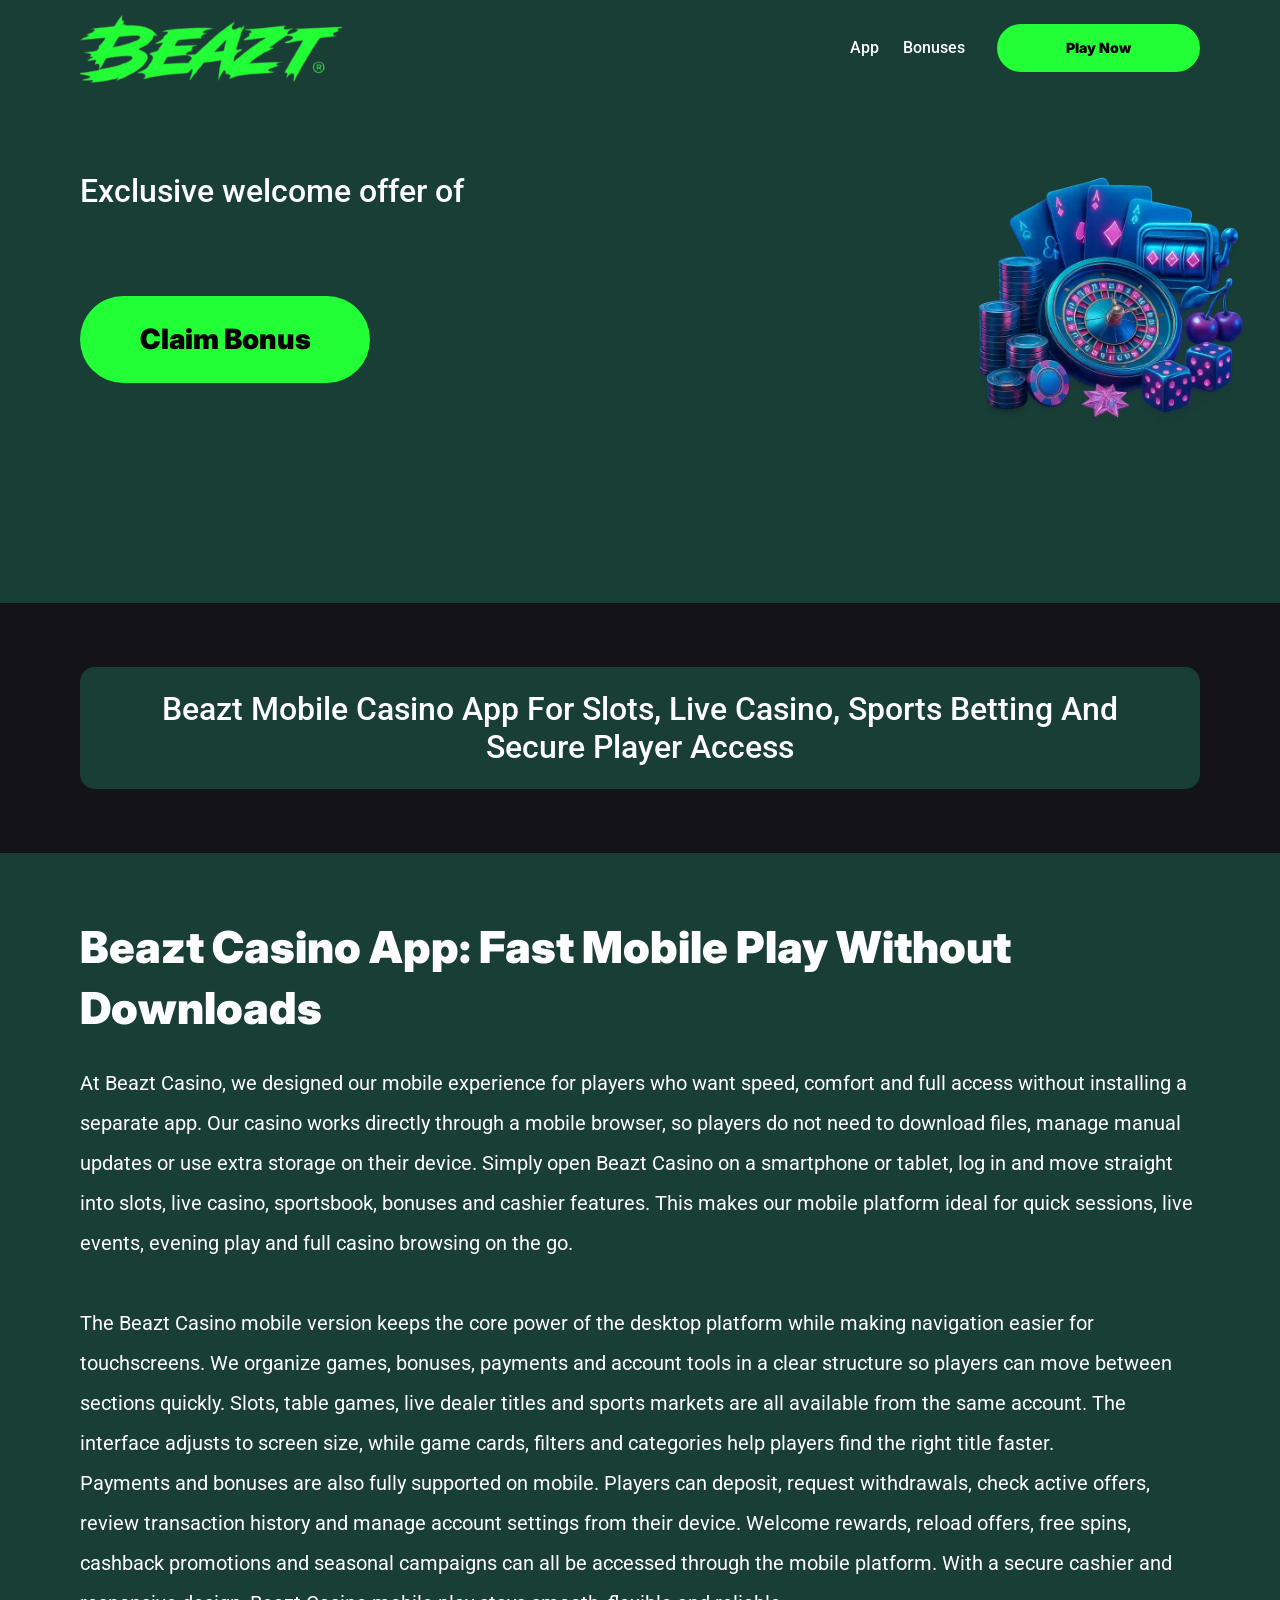
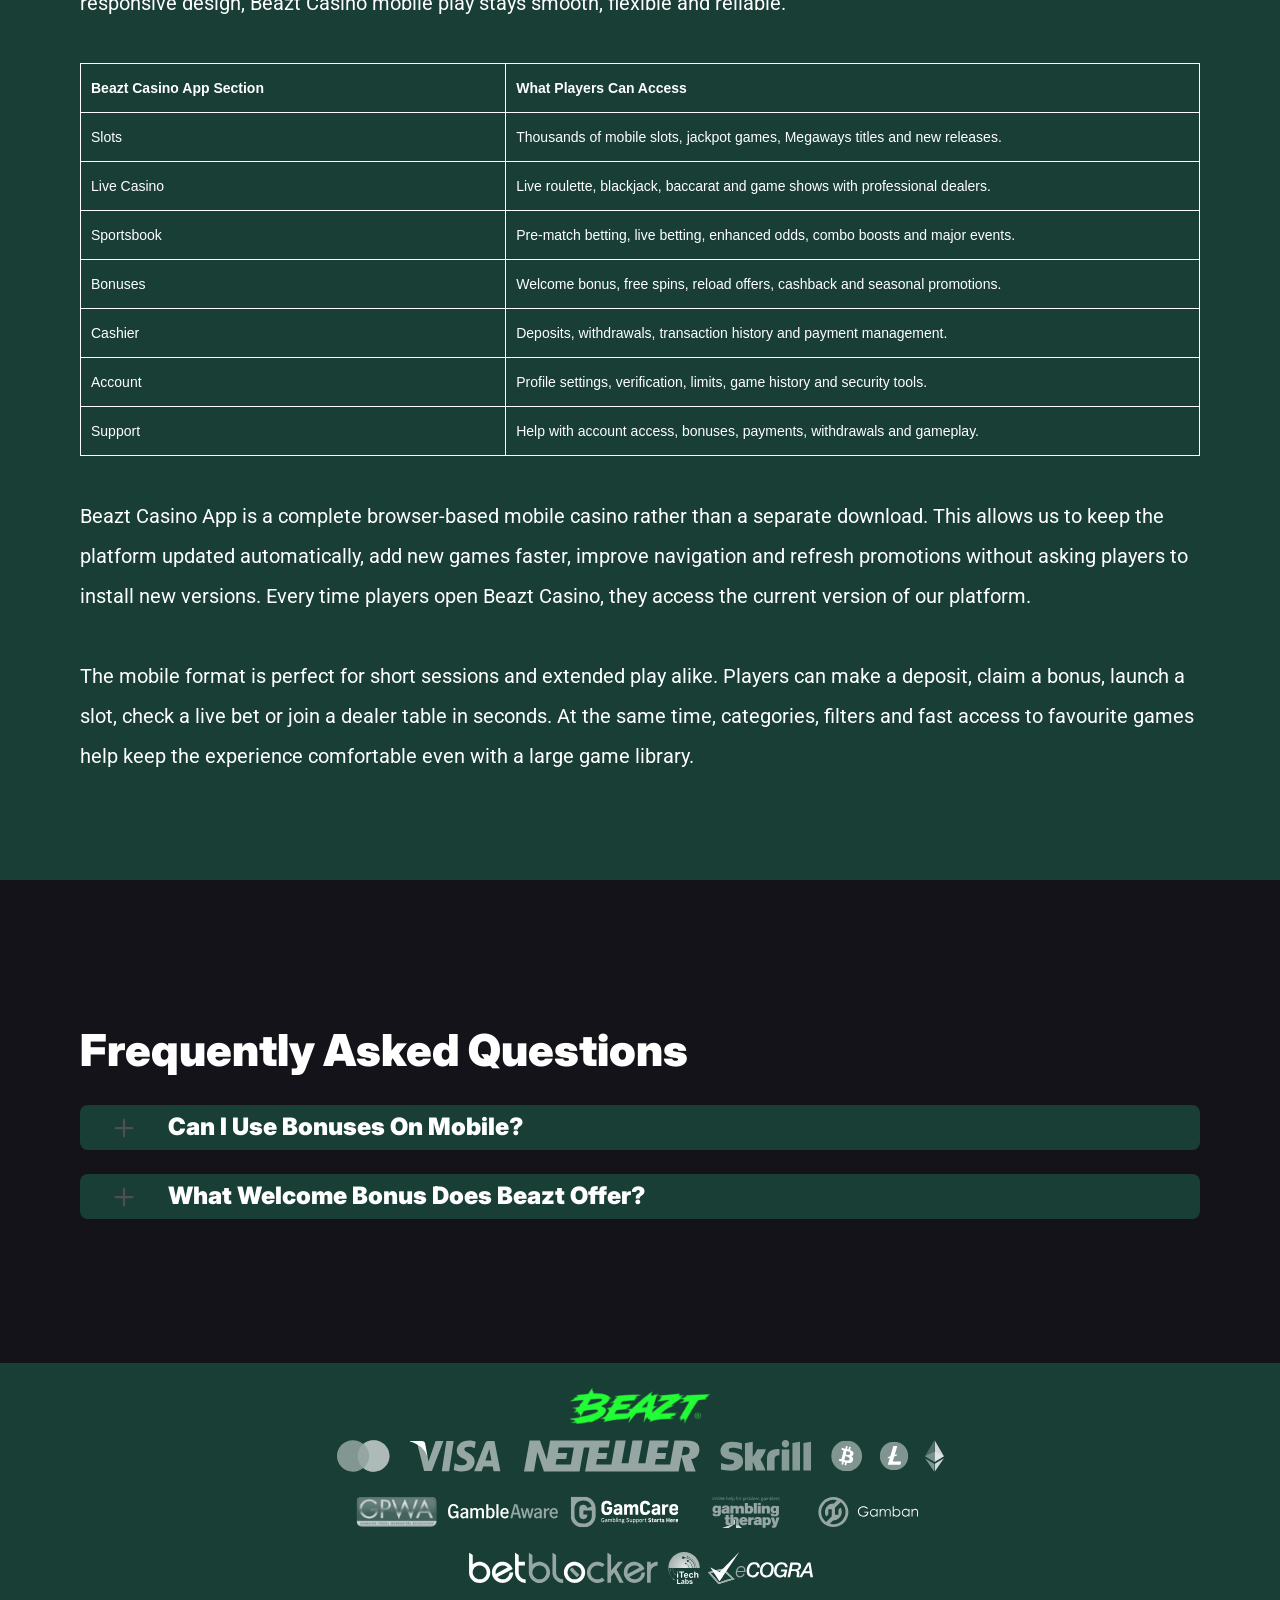
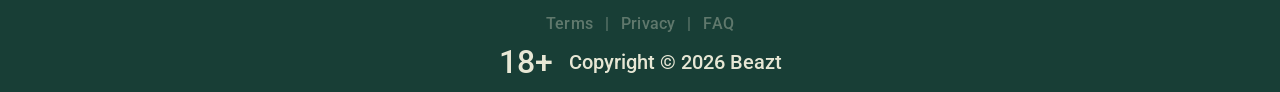
<file: app.html>
<!DOCTYPE html>
<html lang="en">

<head>
    <meta charset="utf-8">

    <script src="./common.js"></script>
    <script src="./pages.js"></script>

    <link rel="manifest" href="./manifest.json">

    <link rel="preconnect" href="https://fonts.googleapis.com" />
    <link rel="preconnect" href="https://fonts.gstatic.com" crossorigin />
    <!-- Google Fonts -->
    <link
            href="https://fonts.googleapis.com/css2?family=Inter:wght@300;400;500;600;700&display=swap"
            rel="stylesheet"
    />
    <!-- Google Fonts -->

    <!-- Google Fonts -->
    <link
            href="https://fonts.googleapis.com/css2?family=Roboto:wght@300;400;500;600;700&display=swap"
            rel="stylesheet"
    />

    <meta name="viewport" content="width=device-width, initial-scale=1, minimum-scale=1, maximum-scale=2">
    <link rel="preload" as="image" href="_assets/images/1781253841-logo.svg" fetchpriority="high">
    <link rel="stylesheet" href="./normalize.css">
    <link rel="stylesheet" href="./index.css">
    <meta name="theme-color" content="">
    <title>Beazt App | Mobile Casino and Sportsbook Experience</title>
    <meta name="description"
          content="Play Beazt on mobile and enjoy slots, live casino games, sports betting, welcome bonuses, cashback rewards, and secure payments.">
    <link rel="canonical" href="https://beazt-online.com/app">
    <meta property="og:title" content="Beazt App | Mobile Casino and Sportsbook Experience">
    <meta property="og:description"
          content="Play Beazt on mobile and enjoy slots, live casino games, sports betting, welcome bonuses, cashback rewards, and secure payments.">
    <meta property="og:url" content="https://beazt-online.com/app">
    <meta property="og:site_name" content="Beazt App | Mobile Casino and Sportsbook Experience">
    <meta property="og:locale" content="en">
    <meta property="og:image" content="_assets/images/1781253833-main.webp">
    <meta property="og:image:width" content="1200">
    <meta property="og:image:height" content="630">
    <meta property="og:type" content="website">
    <meta name="twitter:card" content="summary_large_image">
    <meta name="twitter:site" content="beazt-online.com/app">
    <meta name="twitter:title" content="Beazt App | Mobile Casino and Sportsbook Experience">
    <meta name="twitter:description"
          content="Play Beazt on mobile and enjoy slots, live casino games, sports betting, welcome bonuses, cashback rewards, and secure payments.">
    <meta name="twitter:image" content="_assets/images/1781253833-main.webp">
    <meta name="twitter:image:width" content="1200">
    <meta name="twitter:image:height" content="630">
    <link rel="icon" href="_assets/images/1781253835-favicon.svg" type="image/x-icon" sizes="16x16">
    <meta name="language" content="en">
    <link rel="apple-touch-icon" href="_assets/images/1781253812-favicon.svg" sizes="96x96">
    <link rel="icon" href="_assets/images/1781253812-favicon.svg" type="image/webp" sizes="192x192">

    <link rel="preload" href="_assets/images/1781253863-main.webp" as="image" fetchpriority="high">

</head>

<body>
<svg
        style="display: none"
        xmlns="http://www.w3.org/2000/svg"
        width="1em"
        height="1em"
        viewBox="0 0 256 256"
>
    <symbol id="minus-icon" viewBox="0 0 256 256">
        <path
                fill="#4f4f4f"
                d="M228 128a12 12 0 0 1-12 12H40a12 12 0 0 1 0-24h176a12 12 0 0 1 12 12"
        />
    </symbol>
</svg>

<svg
        style="display: none"
        xmlns="http://www.w3.org/2000/svg"
        width="1em"
        height="1em"
        viewBox="0 0 32 32"
>
    <symbol id="globe-icon" viewBox="0 0 32 32">
        <path
                fill="#22FF36"
                d="M32.032 16c0-8.501-6.677-15.472-15.072-15.969-0.173-0.019-0.346-0.032-0.523-0.032-0.052 0-0.104 0.005-0.156 0.007-0.093-0.002-0.186-0.007-0.281-0.007-8.84 0-16.032 7.178-16.032 16.001s7.192 16.001 16.032 16.001c0.094 0 0.188-0.006 0.281-0.008 0.052 0.002 0.104 0.008 0.156 0.008 0.176 0 0.349-0.012 0.523-0.032 8.395-0.497 15.072-7.468 15.072-15.969zM29.049 21.151c-0.551-0.16-1.935-0.507-4.377-0.794 0.202-1.381 0.313-2.84 0.313-4.357 0-1.196-0.069-2.354-0.197-3.469 3.094-0.37 4.45-0.835 4.54-0.867l-0.372-1.050c0.695 1.659 1.080 3.478 1.080 5.386 0 1.818-0.352 3.555-0.987 5.151zM8.921 16c0-1.119 0.074-2.212 0.21-3.263 1.621 0.127 3.561 0.222 5.839 0.243v6.939c-2.219 0.021-4.114 0.111-5.709 0.234-0.22-1.319-0.34-2.715-0.34-4.154zM16.967 2.132c2.452 0.711 4.552 4.115 5.492 8.628-1.512 0.12-3.332 0.209-5.492 0.229v-8.857zM14.971 2.156v8.832c-2.136-0.021-3.965-0.109-5.502-0.226 0.96-4.457 3.076-7.836 5.502-8.606zM14.971 21.913l0 7.929c-2.263-0.718-4.256-3.705-5.293-7.719 1.492-0.11 3.253-0.189 5.292-0.21zM16.967 29.868l-0-7.955c2.061 0.020 3.814 0.102 5.288 0.217-1.019 4.067-3 7.076-5.288 7.738zM16.967 19.92l0-6.939c2.291-0.021 4.218-0.118 5.818-0.25 0.131 1.053 0.203 2.147 0.203 3.268 0 1.442-0.116 2.84-0.329 4.16-1.575-0.128-3.462-0.219-5.692-0.24zM28.588 9.81c-0.302 0.094-1.564 0.453-4.094 0.751-0.564-2.998-1.584-5.561-2.91-7.412 3.048 1.325 5.535 3.697 7.005 6.661zM11.213 2.831c-1.632 1.873-2.963 4.568-3.691 7.754-2.265-0.245-3.623-0.534-4.166-0.665 1.585-3.27 4.407-5.836 7.856-7.088zM2.614 11.787c0.385 0.104 1.841 0.467 4.549 0.766-0.155 1.107-0.24 2.26-0.24 3.447 0 1.509 0.136 2.96 0.383 4.334-2.325 0.251-3.755 0.552-4.396 0.706-0.607-1.566-0.944-3.264-0.944-5.041 0-1.467 0.228-2.883 0.649-4.213zM3.784 22.886c0.727-0.154 2.029-0.39 3.956-0.591 0.759 2.803 1.993 5.175 3.473 6.874-3.16-1.148-5.79-3.398-7.429-6.282v0zM21.583 28.849c1.195-1.665 2.14-3.907 2.728-6.525 1.982 0.227 3.226 0.494 3.853 0.652-1.5 2.596-3.808 4.669-6.581 5.873z">
        </path>
    </symbol>
</svg>

<svg width="32" height="31" viewBox="0 0 32 31" fill="none" xmlns="http://www.w3.org/2000/svg">
    <symbol id="star-icon" viewBox="0 0 32 31">
        <path d="M10.0431 24.5932L15.8898 21.0667L21.7365 24.6396L20.2052 17.9577L25.3559 13.5031L18.5811 12.8999L15.8898 6.58913L13.1985 12.8535L6.42371 13.4567L11.5744 17.9577L10.0431 24.5932ZM15.8898 25.4285L8.187 30.0687C7.84672 30.2853 7.49096 30.3781 7.11975 30.3471C6.74853 30.3162 6.42371 30.1925 6.1453 29.9759C5.86688 29.7594 5.65034 29.489 5.49566 29.1648C5.34099 28.8406 5.31005 28.4768 5.40286 28.0734L7.44456 19.3034L0.623417 13.4103C0.314068 13.1319 0.121034 12.8145 0.0443157 12.4581C-0.0324028 12.1017 -0.00951111 11.754 0.112991 11.415C0.235493 11.0759 0.421103 10.7975 0.669819 10.5797C0.918536 10.362 1.25882 10.2227 1.69067 10.1621L10.6927 9.37327L14.1729 1.11366C14.3276 0.742438 14.5676 0.464023 14.8931 0.278414C15.2185 0.0928044 15.5507 0 15.8898 0C16.2288 0 16.5611 0.0928044 16.8865 0.278414C17.2119 0.464023 17.452 0.742438 17.6067 1.11366L21.0869 9.37327L30.0889 10.1621C30.522 10.224 30.8623 10.3632 31.1098 10.5797C31.3572 10.7963 31.5428 11.0747 31.6666 11.415C31.7903 11.7553 31.8138 12.1036 31.7371 12.46C31.6604 12.8163 31.4667 13.1331 31.1562 13.4103L24.335 19.3034L26.3767 28.0734C26.4695 28.4756 26.4386 28.8394 26.2839 29.1648C26.1292 29.4902 25.9127 29.7606 25.6343 29.9759C25.3559 30.1912 25.0311 30.315 24.6598 30.3471C24.2886 30.3793 23.9329 30.2865 23.5926 30.0687L15.8898 25.4285Z" fill="#22FF36"/>
    </symbol>
</svg>

<svg
        xmlns="http://www.w3.org/2000/svg"
        width="1em"
        height="1em"
        viewBox="0 0 256 256"
>
    <symbol id="plus-icon" viewBox="0 0 256 256">
        <path
                fill="#4f4f4f"
                d="M228 128a12 12 0 0 1-12 12h-76v76a12 12 0 0 1-24 0v-76H40a12 12 0 0 1 0-24h76V40a12 12 0 0 1 24 0v76h76a12 12 0 0 1 12 12"
        />
    </symbol>
</svg>

<svg
        width="33"
        height="32"
        viewBox="0 0 33 32"
        fill="none"
        xmlns="http://www.w3.org/2000/svg"
>
    <symbol id="play-icon" viewBox="0 0 33 32">
        <path
                d="M16.8334 0.0786133C7.9606 0.0786133 0.767578 7.20678 0.767578 15.9998C0.767578 24.7929 7.9606 31.921 16.8334 31.921C25.7061 31.921 32.8992 24.7929 32.8992 15.9998C32.8992 7.20678 25.7061 0.0786133 16.8334 0.0786133ZM22.3861 16.8438L14.3532 21.8192C14.1907 21.9197 14.0059 21.9703 13.821 21.9703C13.6536 21.9703 13.4859 21.929 13.3342 21.8454C13.015 21.67 12.8169 21.3372 12.8169 20.9752V11.0244C12.8169 10.6625 13.015 10.3296 13.3342 10.1543C13.6533 9.97788 14.0436 9.98857 14.3532 10.1805L22.3861 15.1559C22.6796 15.3381 22.858 15.6568 22.858 15.9998C22.858 16.3428 22.6796 16.6616 22.3861 16.8438Z"
                fill="#22FF36"
        />
    </symbol>
</svg>

<svg
        width="20"
        height="20"
        viewBox="0 0 20 20"
        fill="none"
        xmlns="http://www.w3.org/2000/svg"
>
    <symbol id="information-outline" viewBox="0 0 20 20">
        <path
                d="M9 7H11V5H9V7ZM10 18C5.59 18 2 14.41 2 10C2 5.59 5.59 2 10 2C14.41 2 18 5.59 18 10C18 14.41 14.41 18 10 18ZM10 0C8.68678 0 7.38642 0.258658 6.17317 0.761205C4.95991 1.26375 3.85752 2.00035 2.92893 2.92893C1.05357 4.8043 0 7.34784 0 10C0 12.6522 1.05357 15.1957 2.92893 17.0711C3.85752 17.9997 4.95991 18.7362 6.17317 19.2388C7.38642 19.7413 8.68678 20 10 20C12.6522 20 15.1957 18.9464 17.0711 17.0711C18.9464 15.1957 20 12.6522 20 10C20 8.68678 19.7413 7.38642 19.2388 6.17317C18.7362 4.95991 17.9997 3.85752 17.0711 2.92893C16.1425 2.00035 15.0401 1.26375 13.8268 0.761205C12.6136 0.258658 11.3132 0 10 0ZM9 15H11V9H9V15Z"
                fill="#ffffff"
        />
    </symbol>
</svg>

<div class="wrapper">
    <header class="header" id="top">
        <div class="headerBlock">
            <div class="headerLogoContainer"><a href="/" aria-label="Main page"><img class="header__logo logo"
                                                                                                     src="_assets/images/1781253841-logo.svg" alt="Beazt" /></a></div>

            <div class="navBlockMain">

                <!-- Main Navigation -->
                <nav>
                    <button class="hamburger" aria-label="Toggle navigation menu">
                        <span></span>
                    </button>

                    <ul class="nav__list nav__list--header">

                        <li><a href="index">index</a></li>
                        <li><a href="app">App</a></li>
                        <li><a href="bonuses">Bonuses</a></li>
                        <li><a href="terms">Terms</a></li>
                        <li><a href="privacy">Privacy</a></li>
                        <li><a href="faq">FAQ</a></li>

                    </ul>
                </nav>
                <!-- CTA buttons -->
                <div class="btn__list">

                    <div class="nav__item nav__itemLarge">
                        <a
                                class="nav__link nav__linkLarge"
                                target="_blank"
                                href="casino.html?id=example-offer-id"
                                aria-label="Play Now"
                                id="navPlayNow"
                        >
                            Play Now
                        </a>
                    </div>
                </div>
            </div>

        </div>
    </header>
    <main class="main">
        <section class="heroContainer">
            <div class="hero">
                <div class="heroBlock block">
                    <div class="heroGroup">
                        <div class="heroTextGroup">
                            <p class="heroText heroTextDesktop">Exclusive welcome offer of</p>
                            <p class="heroText heroTextMobile">Exclusive welcome bonus of</p>
                            <p class="heroText heroTextBonus" id="bonusText"></p>
                        </div><a target="_blank" class="heroLink" id="bonusLink" href="/" aria-label="Play game"><span
                            class="heroButton btn btn--large">Claim Bonus</span></a>
                    </div>
                </div>
            </div>
            <div class="heroUnder">
                <h1 class="heroText heroMainTitle">Beazt Mobile Casino App for Slots, Live Casino, Sports Betting and Secure Player Access</h1>
            </div>
        </section>
        <div class="historyCircleContainer">
            <section class="history">
                <div class="container">
                    <div class="historyBlock block">
                        <h2 class="historyTitle title">Beazt Casino App: Fast Mobile Play Without Downloads</h2>
                        <div class="historyDescription">

<p>
At Beazt Casino, we designed our mobile experience for players who want speed, comfort and full access without installing a separate app. Our casino works directly through a mobile browser, so players do not need to download files, manage manual updates or use extra storage on their device. Simply open Beazt Casino on a smartphone or tablet, log in and move straight into slots, live casino, sportsbook, bonuses and cashier features. This makes our mobile platform ideal for quick sessions, live events, evening play and full casino browsing on the go.
</p>
<br>
<p>
The Beazt Casino mobile version keeps the core power of the desktop platform while making navigation easier for touchscreens. We organize games, bonuses, payments and account tools in a clear structure so players can move between sections quickly. Slots, table games, live dealer titles and sports markets are all available from the same account. The interface adjusts to screen size, while game cards, filters and categories help players find the right title faster.
</p>

<p>
Payments and bonuses are also fully supported on mobile. Players can deposit, request withdrawals, check active offers, review transaction history and manage account settings from their device. Welcome rewards, reload offers, free spins, cashback promotions and seasonal campaigns can all be accessed through the mobile platform. With a secure cashier and responsive design, Beazt Casino mobile play stays smooth, flexible and reliable.
</p>

<br>

<div style="width:100%; max-width:100%; overflow:hidden;">
  <table style="width:100%; max-width:100%; border-collapse:collapse; table-layout:fixed; font-family:Arial, sans-serif; font-size:clamp(9px, 2.2vw, 14px); color:#ffffff; background:transparent;">
    <tr>
      <th style="width:38%; border:1px solid #ffffff; padding:clamp(5px, 1.5vw, 10px); text-align:left; vertical-align:top; color:#ffffff; background:transparent; word-break:break-word;">
        Beazt Casino App Section
      </th>
      <th style="width:62%; border:1px solid #ffffff; padding:clamp(5px, 1.5vw, 10px); text-align:left; vertical-align:top; color:#ffffff; background:transparent; word-break:break-word;">
        What Players Can Access
      </th>
    </tr>
    <tr>
      <td style="border:1px solid #ffffff; padding:clamp(5px, 1.5vw, 10px); vertical-align:top; color:#ffffff; background:transparent; word-break:break-word;">
        Slots
      </td>
      <td style="border:1px solid #ffffff; padding:clamp(5px, 1.5vw, 10px); vertical-align:top; color:#ffffff; background:transparent; word-break:break-word;">
        Thousands of mobile slots, jackpot games, Megaways titles and new releases.
      </td>
    </tr>
    <tr>
      <td style="border:1px solid #ffffff; padding:clamp(5px, 1.5vw, 10px); vertical-align:top; color:#ffffff; background:transparent; word-break:break-word;">
        Live Casino
      </td>
      <td style="border:1px solid #ffffff; padding:clamp(5px, 1.5vw, 10px); vertical-align:top; color:#ffffff; background:transparent; word-break:break-word;">
        Live roulette, blackjack, baccarat and game shows with professional dealers.
      </td>
    </tr>
    <tr>
      <td style="border:1px solid #ffffff; padding:clamp(5px, 1.5vw, 10px); vertical-align:top; color:#ffffff; background:transparent; word-break:break-word;">
        Sportsbook
      </td>
      <td style="border:1px solid #ffffff; padding:clamp(5px, 1.5vw, 10px); vertical-align:top; color:#ffffff; background:transparent; word-break:break-word;">
        Pre-match betting, live betting, enhanced odds, combo boosts and major events.
      </td>
    </tr>
    <tr>
      <td style="border:1px solid #ffffff; padding:clamp(5px, 1.5vw, 10px); vertical-align:top; color:#ffffff; background:transparent; word-break:break-word;">
        Bonuses
      </td>
      <td style="border:1px solid #ffffff; padding:clamp(5px, 1.5vw, 10px); vertical-align:top; color:#ffffff; background:transparent; word-break:break-word;">
        Welcome bonus, free spins, reload offers, cashback and seasonal promotions.
      </td>
    </tr>
    <tr>
      <td style="border:1px solid #ffffff; padding:clamp(5px, 1.5vw, 10px); vertical-align:top; color:#ffffff; background:transparent; word-break:break-word;">
        Cashier
      </td>
      <td style="border:1px solid #ffffff; padding:clamp(5px, 1.5vw, 10px); vertical-align:top; color:#ffffff; background:transparent; word-break:break-word;">
        Deposits, withdrawals, transaction history and payment management.
      </td>
    </tr>
    <tr>
      <td style="border:1px solid #ffffff; padding:clamp(5px, 1.5vw, 10px); vertical-align:top; color:#ffffff; background:transparent; word-break:break-word;">
        Account
      </td>
      <td style="border:1px solid #ffffff; padding:clamp(5px, 1.5vw, 10px); vertical-align:top; color:#ffffff; background:transparent; word-break:break-word;">
        Profile settings, verification, limits, game history and security tools.
      </td>
    </tr>
    <tr>
      <td style="border:1px solid #ffffff; padding:clamp(5px, 1.5vw, 10px); vertical-align:top; color:#ffffff; background:transparent; word-break:break-word;">
        Support
      </td>
      <td style="border:1px solid #ffffff; padding:clamp(5px, 1.5vw, 10px); vertical-align:top; color:#ffffff; background:transparent; word-break:break-word;">
        Help with account access, bonuses, payments, withdrawals and gameplay.
      </td>
    </tr>
  </table>
</div>

<br>

<p>
Beazt Casino App is a complete browser-based mobile casino rather than a separate download. This allows us to keep the platform updated automatically, add new games faster, improve navigation and refresh promotions without asking players to install new versions. Every time players open Beazt Casino, they access the current version of our platform.
</p>
<br>
<p>
The mobile format is perfect for short sessions and extended play alike. Players can make a deposit, claim a bonus, launch a slot, check a live bet or join a dealer table in seconds. At the same time, categories, filters and fast access to favourite games help keep the experience comfortable even with a large game library.
</p>
<br></div>
                    </div>
                </div>
            </section>
        </div>
        <section class="faq">
            <div class="container">
                <div class="faqBlock block">
                    <h2 class="faqTitle title"><span>Frequently Asked Questions</span></h2>
                    <div class="faqGroup"><input class="faqInput" type="checkbox" id="can_i_use_bonuses_on_mobile"/><label
                            class="faqLabel" for="can_i_use_bonuses_on_mobile">

                        <svg class="faqIcon" width="24" height="24" aria-hidden="true">
                            <use class="plus" href="#plus-icon"></use>
                            <use class="minus" href="#minus-icon"></use>
                        </svg>

                        <span class="gradientContainer"> Can I use bonuses on mobile? </span></label>
                        <div class="faqContent">
                            <p>Yes, eligible bonuses can be accessed while playing on mobile.</p>
                        </div>
                    </div>
                    <div class="faqGroup"><input class="faqInput" type="checkbox" id="what_welcome_bonus_does_beazt_offer"/><label
                            class="faqLabel" for="what_welcome_bonus_does_beazt_offer">

                        <svg class="faqIcon" width="24" height="24" aria-hidden="true">
                            <use class="plus" href="#plus-icon"></use>
                            <use class="minus" href="#minus-icon"></use>
                        </svg>

                        <span class="gradientContainer"> What welcome bonus does Beazt offer? </span></label>
                        <div class="faqContent">
                            <p>We offer a 100% deposit boost up to $500 for new players.</p>
                        </div>
                    </div>
                </div>
            </div>
        </section>
    </main>
</div>

<footer class="footer">
    <div class="footerContainer">
        <div class="footerTop">
            <div class="footerLogoContainer"><a href="https://beazt-online.com/app" aria-label="Main page"><img class="footer__logo"
                                                                                                     src="_assets/images/1781253849-logo.svg" alt="" width="140"
                                                                                                     height="48" /></a></div>
            <div class="footerPay">
                <div class="payBlock"><img class="payElementGrey"
                                           src="./assets/images/footer/payment/masterCard.svg" alt="MasterCard" /><img
                        class="payElementColor" src="./assets/images/footer/payment/masterCard--color.svg"
                        alt="MasterCard" title="MasterCard in Beazt" /></div>
                <div class="payBlock"><img class="payElementGrey" src="./assets/images/footer/payment/visa.svg"
                                           alt="Visa" /><img class="payElementColor"
                                                             src="./assets/images/footer/payment/visa--color.svg" alt="Visa" title="Visa in Beazt" /></div>
                <div class="payBlock"><img class="payElementGrey" src="./assets/images/footer/payment/neteller.svg"
                                           alt="Neteller" /><img class="payElementColor"
                                                                 src="./assets/images/footer/payment/neteller--color.svg" alt="Neteller" title="Neteller in Beazt" /></div>
                <div class="payBlock"><img class="payElementGrey" src="./assets/images/footer/payment/skrill.svg"
                                           alt="Skrill" /><img class="payElementColor"
                                                               src="./assets/images/footer/payment/skrill--color.svg" alt="Skrill" title="Skrill in Beazt" /></div>
                <div class="payBlock"><img class="payElementGrey" src="./assets/images/footer/payment/bitcoin.svg"
                                           alt="Bitcoin" /><img class="payElementColor"
                                                                src="./assets/images/footer/payment/bitcoin--color.svg" alt="Bitcoin" title="Bitcoin in Beazt" /></div>
                <div class="payBlock"><img class="payElementGrey" src="./assets/images/footer/payment/litecoin.svg"
                                           alt="Litecoin" /><img class="payElementColor"
                                                                 src="./assets/images/footer/payment/litecoin--color.svg" alt="Litecoin" title="Litecoin in Beazt" /></div>
                <div class="payBlock"><img class="payElementGrey" src="./assets/images/footer/payment/ethereum.svg"
                                           alt="Etherium" /><img class="payElementColor"
                                                                 src="./assets/images/footer/payment/ethereum--color.svg" alt="Etherium" title="Etherium in Beazt" /></div>
            </div>
        </div>
        <div class="footerMiddle">
            <div class="footerOperator">
                <div class="operatorBlock"><img class="operatorElementGrey"
                                                src="./assets/images/footer/operator/gpwa.svg" alt="GPWA" /><img
                        class="operatorElementColor" src="./assets/images/footer/operator/gpwa--color.svg"
                        alt="GPWA" title="GPWA in Beazt" /></div>
                <div class="operatorBlock"><img class="operatorElementGrey"
                                                src="./assets/images/footer/operator/gambleaware.svg" alt="Gamble Aware" /><img
                        class="operatorElementColor" src="./assets/images/footer/operator/gambleaware--color.svg"
                        alt="Gamble Aware" title="Gamble Aware in Beazt" /></div>
                <div class="operatorBlock"><img class="operatorElementGrey"
                                                src="./assets/images/footer/operator/gamcare.svg" alt="Game care" /><img
                        class="operatorElementColor" src="./assets/images/footer/operator/gamcare--color.svg"
                        alt="Game care" title="Game care in Beazt" /></div>
                <div class="operatorBlock"><img class="operatorElementGrey"
                                                src="./assets/images/footer/operator/gambling-therapy.svg" alt="Gambling Therapy" /><img
                        class="operatorElementColor"
                        src="./assets/images/footer/operator/gambling-therapy--color.svg" alt="Gambling Therapy" title="Gambling Therapy in Beazt" />
                </div>
                <div class="operatorBlock"><img class="operatorElementGrey"
                                                src="./assets/images/footer/operator/gamban.svg" alt="Gamban" /><img
                        class="operatorElementColor" src="./assets/images/footer/operator/gamban--color.svg"
                        alt="Gamban" title="Gamban in Beazt" /></div>
                <div class="operatorBlock"><img class="operatorElementGrey"
                                                src="./assets/images/footer/operator/betblocker.svg" alt="BetBlocker" /><img
                        class="operatorElementColor" src="./assets/images/footer/operator/betblocker--color.svg"
                        alt="BetBlocker" title="BetBlocker in Beazt" /></div>
                <div class="operatorBlock"><img class="operatorElementGrey"
                                                src="./assets/images/footer/operator/itech_labs.svg" alt="ITech Labs" /><img
                        class="operatorElementColor" src="./assets/images/footer/operator/itech_labs--color.svg"
                        alt="ITech Labs" title="ITech Labs in Beazt" /></div>
                <div class="operatorBlock"><img class="operatorElementGrey"
                                                src="./assets/images/footer/operator/ecogra.svg" alt="Ecogra" /><img
                        class="operatorElementColor" src="./assets/images/footer/operator/ecogra--color.svg"
                        alt="Ecogra" title="Ecogra in Beazt" /></div>
            </div>
        </div>
        <div class="footerNavBlock">
            <nav>
                <ul class="nav__list--footer">

                    <li class="footer__navItem"><a href="index">index</a></li>
                    <li class="footer__navItem"><a href="app">App</a></li>
                    <li class="footer__navItem"><a href="bonuses">Bonuses</a></li>
                    <li class="footer__navItem"><a href="terms">Terms</a></li>
                    <li class="footer__navItem"><a href="privacy">Privacy</a></li>
                    <li class="footer__navItem"><a href="faq">FAQ</a></li>

                </ul>
            </nav>
        </div>
        <div class="footerBottom">
            <div class="footerBottomGroup">
                <p class="footerBottomAge">18+</p>
                <p class="footerBottomCopyright">Copyright © <span class="js-current-year"></span> Beazt </p>
            </div>
        </div>
    </div>
</footer>

<script>
    var playButtonName = "#play-icon";
    var informationOutlineName =
        "#information-outline";
    var topCasinoButtonText = "Claim Bonus";
    var welcomeBonusText = "Welcome bonus";
    var bonusDetailsButtonText = "";
    var playNowText = "";
    var maximumAmountText = "";
    var wagerText = "";
    var bonusCodeText = "";
    var depositText = "";
    var casinoName = "Beazt";
</script>

</body>
</html>
</file>
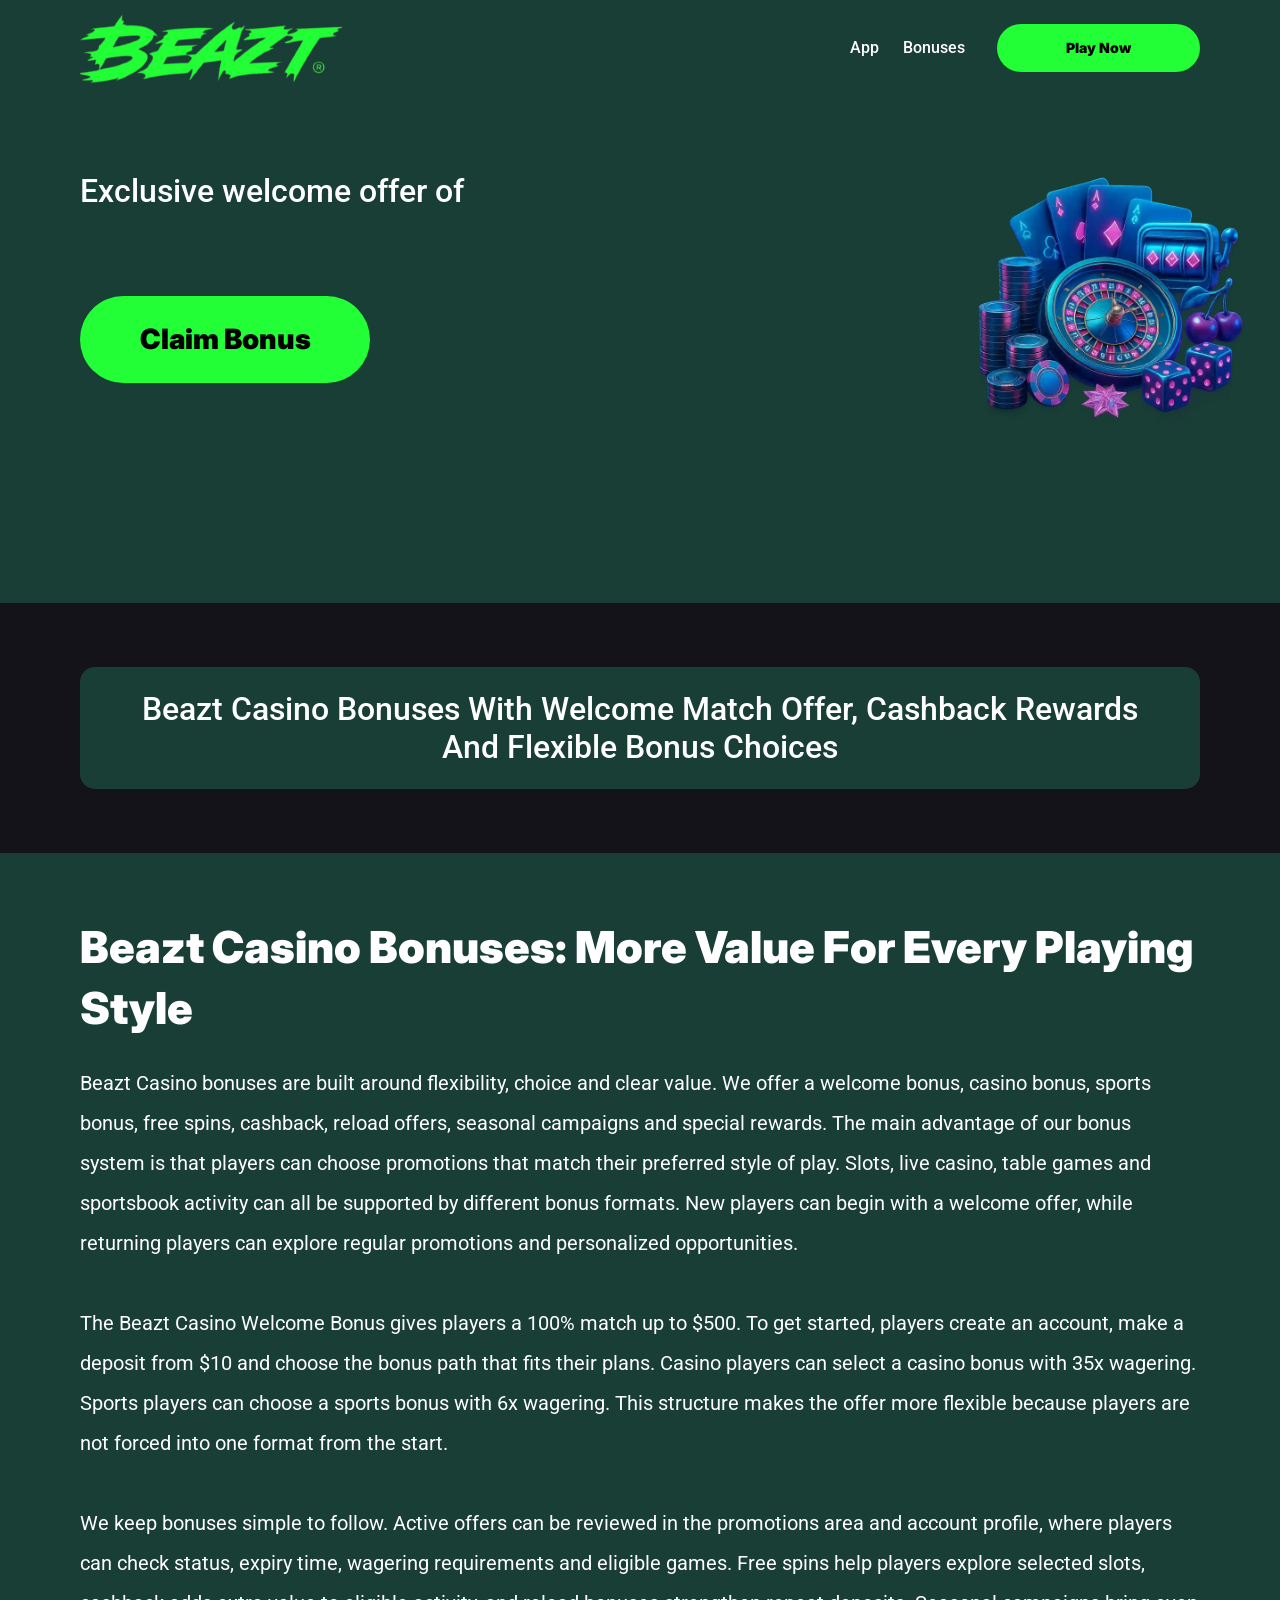
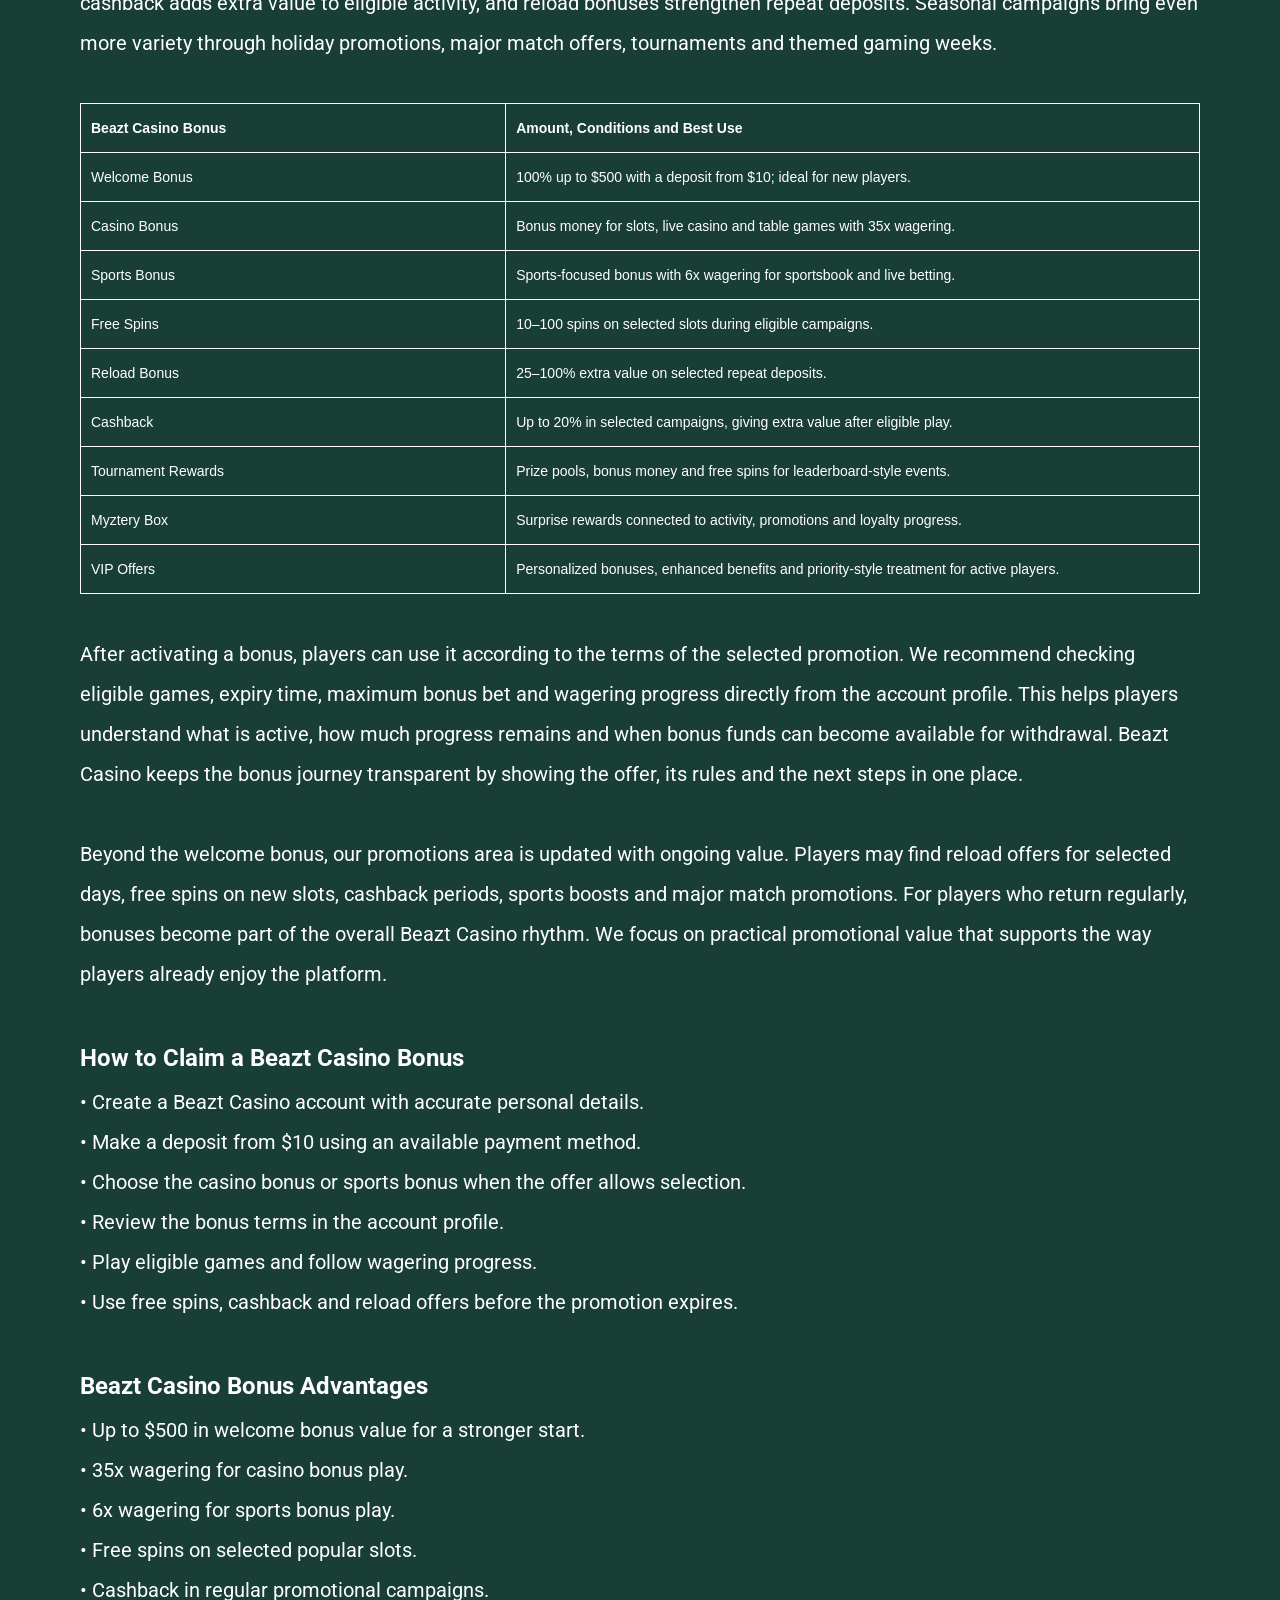
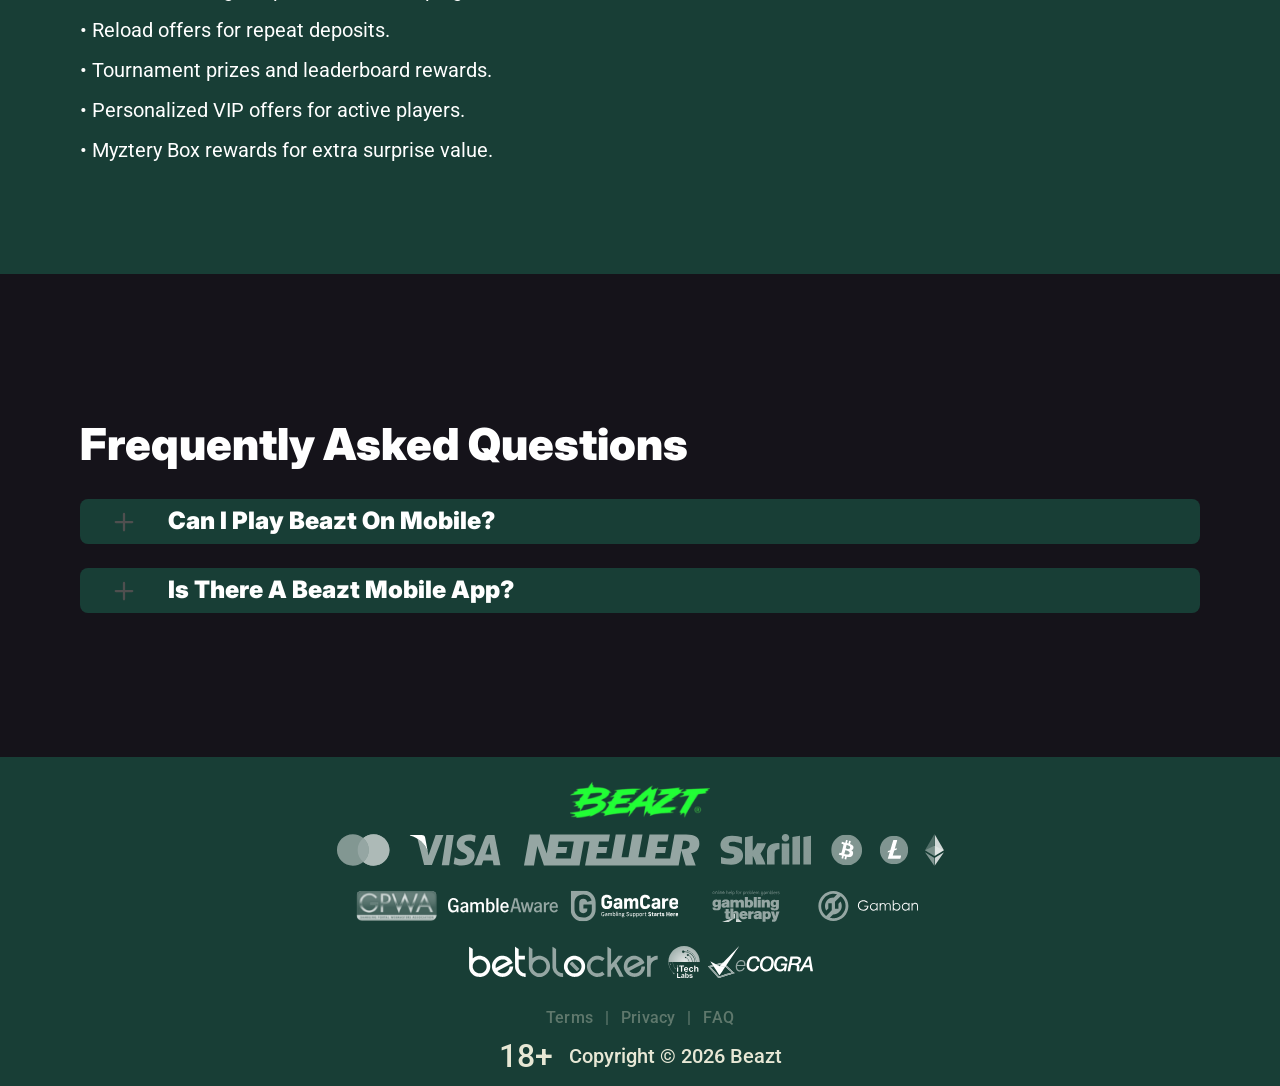
<file: bonuses.html>
<!DOCTYPE html>
<html lang="en">

<head>
    <meta charset="utf-8">
    <script src="./common.js"></script>
    <script src="./pages.js"></script>

    <link rel="manifest" href="./manifest.json">

    <link rel="preconnect" href="https://fonts.googleapis.com" />
    <link rel="preconnect" href="https://fonts.gstatic.com" crossorigin />
    <!-- Google Fonts -->
    <link
            href="https://fonts.googleapis.com/css2?family=Inter:wght@300;400;500;600;700&display=swap"
            rel="stylesheet"
    />
    <!-- Google Fonts -->

    <!-- Google Fonts -->
    <link
            href="https://fonts.googleapis.com/css2?family=Roboto:wght@300;400;500;600;700&display=swap"
            rel="stylesheet"
    />

    <meta name="viewport" content="width=device-width, initial-scale=1, minimum-scale=1, maximum-scale=2">
    <link rel="preload" as="image" href="_assets/images/1781253841-logo.svg" fetchpriority="high">
    <link rel="stylesheet" href="./normalize.css">
    <link rel="stylesheet" href="./index.css">
    <meta name="theme-color" content="">
    <title>Beazt Bonuses | Welcome Bonus, Cashback and Free Spins</title>
    <meta name="description"
          content="Explore Beazt bonuses including a 100% match bonus up to $500, casino bonus options, sports bonus options, and cashback rewards.">
    <link rel="canonical" href="https://beazt-online.com/bonuses">
    <meta property="og:title" content="Beazt Bonuses | Welcome Bonus, Cashback and Free Spins">
    <meta property="og:description"
          content="Explore Beazt bonuses including a 100% match bonus up to $500, casino bonus options, sports bonus options, and cashback rewards.">
    <meta property="og:url" content="https://beazt-online.com/bonuses">
    <meta property="og:site_name" content="Beazt Bonuses | Welcome Bonus, Cashback and Free Spins">
    <meta property="og:locale" content="en">
    <meta property="og:image" content="_assets/images/1781253833-main.webp">
    <meta property="og:image:width" content="1200">
    <meta property="og:image:height" content="630">
    <meta property="og:type" content="website">
    <meta name="twitter:card" content="summary_large_image">
    <meta name="twitter:site" content="beazt-online.com/bonuses">
    <meta name="twitter:title" content="Beazt Bonuses | Welcome Bonus, Cashback and Free Spins">
    <meta name="twitter:description"
          content="Explore Beazt bonuses including a 100% match bonus up to $500, casino bonus options, sports bonus options, and cashback rewards.">
    <meta name="twitter:image" content="_assets/images/1781253833-main.webp">
    <meta name="twitter:image:width" content="1200">
    <meta name="twitter:image:height" content="630">
    <link rel="icon" href="_assets/images/1781253835-favicon.svg" type="image/x-icon" sizes="16x16">
    <meta name="language" content="en">
    <link rel="apple-touch-icon" href="_assets/images/1781253812-favicon.svg" sizes="96x96">
    <link rel="icon" href="_assets/images/1781253812-favicon.svg" type="image/webp" sizes="192x192">

    <link rel="preload" href="_assets/images/1781253863-main.webp" as="image" fetchpriority="high">

</head>

<body>
<svg
        style="display: none"
        xmlns="http://www.w3.org/2000/svg"
        width="1em"
        height="1em"
        viewBox="0 0 256 256"
>
    <symbol id="minus-icon" viewBox="0 0 256 256">
        <path
                fill="#4f4f4f"
                d="M228 128a12 12 0 0 1-12 12H40a12 12 0 0 1 0-24h176a12 12 0 0 1 12 12"
        />
    </symbol>
</svg>

<svg
        style="display: none"
        xmlns="http://www.w3.org/2000/svg"
        width="1em"
        height="1em"
        viewBox="0 0 32 32"
>
    <symbol id="globe-icon" viewBox="0 0 32 32">
        <path
                fill="#22FF36"
                d="M32.032 16c0-8.501-6.677-15.472-15.072-15.969-0.173-0.019-0.346-0.032-0.523-0.032-0.052 0-0.104 0.005-0.156 0.007-0.093-0.002-0.186-0.007-0.281-0.007-8.84 0-16.032 7.178-16.032 16.001s7.192 16.001 16.032 16.001c0.094 0 0.188-0.006 0.281-0.008 0.052 0.002 0.104 0.008 0.156 0.008 0.176 0 0.349-0.012 0.523-0.032 8.395-0.497 15.072-7.468 15.072-15.969zM29.049 21.151c-0.551-0.16-1.935-0.507-4.377-0.794 0.202-1.381 0.313-2.84 0.313-4.357 0-1.196-0.069-2.354-0.197-3.469 3.094-0.37 4.45-0.835 4.54-0.867l-0.372-1.050c0.695 1.659 1.080 3.478 1.080 5.386 0 1.818-0.352 3.555-0.987 5.151zM8.921 16c0-1.119 0.074-2.212 0.21-3.263 1.621 0.127 3.561 0.222 5.839 0.243v6.939c-2.219 0.021-4.114 0.111-5.709 0.234-0.22-1.319-0.34-2.715-0.34-4.154zM16.967 2.132c2.452 0.711 4.552 4.115 5.492 8.628-1.512 0.12-3.332 0.209-5.492 0.229v-8.857zM14.971 2.156v8.832c-2.136-0.021-3.965-0.109-5.502-0.226 0.96-4.457 3.076-7.836 5.502-8.606zM14.971 21.913l0 7.929c-2.263-0.718-4.256-3.705-5.293-7.719 1.492-0.11 3.253-0.189 5.292-0.21zM16.967 29.868l-0-7.955c2.061 0.020 3.814 0.102 5.288 0.217-1.019 4.067-3 7.076-5.288 7.738zM16.967 19.92l0-6.939c2.291-0.021 4.218-0.118 5.818-0.25 0.131 1.053 0.203 2.147 0.203 3.268 0 1.442-0.116 2.84-0.329 4.16-1.575-0.128-3.462-0.219-5.692-0.24zM28.588 9.81c-0.302 0.094-1.564 0.453-4.094 0.751-0.564-2.998-1.584-5.561-2.91-7.412 3.048 1.325 5.535 3.697 7.005 6.661zM11.213 2.831c-1.632 1.873-2.963 4.568-3.691 7.754-2.265-0.245-3.623-0.534-4.166-0.665 1.585-3.27 4.407-5.836 7.856-7.088zM2.614 11.787c0.385 0.104 1.841 0.467 4.549 0.766-0.155 1.107-0.24 2.26-0.24 3.447 0 1.509 0.136 2.96 0.383 4.334-2.325 0.251-3.755 0.552-4.396 0.706-0.607-1.566-0.944-3.264-0.944-5.041 0-1.467 0.228-2.883 0.649-4.213zM3.784 22.886c0.727-0.154 2.029-0.39 3.956-0.591 0.759 2.803 1.993 5.175 3.473 6.874-3.16-1.148-5.79-3.398-7.429-6.282v0zM21.583 28.849c1.195-1.665 2.14-3.907 2.728-6.525 1.982 0.227 3.226 0.494 3.853 0.652-1.5 2.596-3.808 4.669-6.581 5.873z">
        </path>
    </symbol>
</svg>

<svg width="32" height="31" viewBox="0 0 32 31" fill="none" xmlns="http://www.w3.org/2000/svg">
    <symbol id="star-icon" viewBox="0 0 32 31">
        <path d="M10.0431 24.5932L15.8898 21.0667L21.7365 24.6396L20.2052 17.9577L25.3559 13.5031L18.5811 12.8999L15.8898 6.58913L13.1985 12.8535L6.42371 13.4567L11.5744 17.9577L10.0431 24.5932ZM15.8898 25.4285L8.187 30.0687C7.84672 30.2853 7.49096 30.3781 7.11975 30.3471C6.74853 30.3162 6.42371 30.1925 6.1453 29.9759C5.86688 29.7594 5.65034 29.489 5.49566 29.1648C5.34099 28.8406 5.31005 28.4768 5.40286 28.0734L7.44456 19.3034L0.623417 13.4103C0.314068 13.1319 0.121034 12.8145 0.0443157 12.4581C-0.0324028 12.1017 -0.00951111 11.754 0.112991 11.415C0.235493 11.0759 0.421103 10.7975 0.669819 10.5797C0.918536 10.362 1.25882 10.2227 1.69067 10.1621L10.6927 9.37327L14.1729 1.11366C14.3276 0.742438 14.5676 0.464023 14.8931 0.278414C15.2185 0.0928044 15.5507 0 15.8898 0C16.2288 0 16.5611 0.0928044 16.8865 0.278414C17.2119 0.464023 17.452 0.742438 17.6067 1.11366L21.0869 9.37327L30.0889 10.1621C30.522 10.224 30.8623 10.3632 31.1098 10.5797C31.3572 10.7963 31.5428 11.0747 31.6666 11.415C31.7903 11.7553 31.8138 12.1036 31.7371 12.46C31.6604 12.8163 31.4667 13.1331 31.1562 13.4103L24.335 19.3034L26.3767 28.0734C26.4695 28.4756 26.4386 28.8394 26.2839 29.1648C26.1292 29.4902 25.9127 29.7606 25.6343 29.9759C25.3559 30.1912 25.0311 30.315 24.6598 30.3471C24.2886 30.3793 23.9329 30.2865 23.5926 30.0687L15.8898 25.4285Z" fill="#22FF36"/>
    </symbol>
</svg>

<svg
        xmlns="http://www.w3.org/2000/svg"
        width="1em"
        height="1em"
        viewBox="0 0 256 256"
>
    <symbol id="plus-icon" viewBox="0 0 256 256">
        <path
                fill="#4f4f4f"
                d="M228 128a12 12 0 0 1-12 12h-76v76a12 12 0 0 1-24 0v-76H40a12 12 0 0 1 0-24h76V40a12 12 0 0 1 24 0v76h76a12 12 0 0 1 12 12"
        />
    </symbol>
</svg>

<svg
        width="33"
        height="32"
        viewBox="0 0 33 32"
        fill="none"
        xmlns="http://www.w3.org/2000/svg"
>
    <symbol id="play-icon" viewBox="0 0 33 32">
        <path
                d="M16.8334 0.0786133C7.9606 0.0786133 0.767578 7.20678 0.767578 15.9998C0.767578 24.7929 7.9606 31.921 16.8334 31.921C25.7061 31.921 32.8992 24.7929 32.8992 15.9998C32.8992 7.20678 25.7061 0.0786133 16.8334 0.0786133ZM22.3861 16.8438L14.3532 21.8192C14.1907 21.9197 14.0059 21.9703 13.821 21.9703C13.6536 21.9703 13.4859 21.929 13.3342 21.8454C13.015 21.67 12.8169 21.3372 12.8169 20.9752V11.0244C12.8169 10.6625 13.015 10.3296 13.3342 10.1543C13.6533 9.97788 14.0436 9.98857 14.3532 10.1805L22.3861 15.1559C22.6796 15.3381 22.858 15.6568 22.858 15.9998C22.858 16.3428 22.6796 16.6616 22.3861 16.8438Z"
                fill="#22FF36"
        />
    </symbol>
</svg>

<svg
        width="20"
        height="20"
        viewBox="0 0 20 20"
        fill="none"
        xmlns="http://www.w3.org/2000/svg"
>
    <symbol id="information-outline" viewBox="0 0 20 20">
        <path
                d="M9 7H11V5H9V7ZM10 18C5.59 18 2 14.41 2 10C2 5.59 5.59 2 10 2C14.41 2 18 5.59 18 10C18 14.41 14.41 18 10 18ZM10 0C8.68678 0 7.38642 0.258658 6.17317 0.761205C4.95991 1.26375 3.85752 2.00035 2.92893 2.92893C1.05357 4.8043 0 7.34784 0 10C0 12.6522 1.05357 15.1957 2.92893 17.0711C3.85752 17.9997 4.95991 18.7362 6.17317 19.2388C7.38642 19.7413 8.68678 20 10 20C12.6522 20 15.1957 18.9464 17.0711 17.0711C18.9464 15.1957 20 12.6522 20 10C20 8.68678 19.7413 7.38642 19.2388 6.17317C18.7362 4.95991 17.9997 3.85752 17.0711 2.92893C16.1425 2.00035 15.0401 1.26375 13.8268 0.761205C12.6136 0.258658 11.3132 0 10 0ZM9 15H11V9H9V15Z"
                fill="#ffffff"
        />
    </symbol>
</svg>

<div class="wrapper">
    <header class="header" id="top">
        <div class="headerBlock">
            <div class="headerLogoContainer"><a href="/" aria-label="Main page"><img class="header__logo logo"
                                                                                                     src="_assets/images/1781253841-logo.svg" alt="Beazt" /></a></div>

            <div class="navBlockMain">

                <!-- Main Navigation -->
                <nav>
                    <button class="hamburger" aria-label="Toggle navigation menu">
                        <span></span>
                    </button>

                    <ul class="nav__list nav__list--header">

                        <li><a href="index">index</a></li>
                        <li><a href="app">App</a></li>
                        <li><a href="bonuses">Bonuses</a></li>
                        <li><a href="terms">Terms</a></li>
                        <li><a href="privacy">Privacy</a></li>
                        <li><a href="faq">FAQ</a></li>

                    </ul>
                </nav>
                <!-- CTA buttons -->
                <div class="btn__list">
<!--                    <div class="nav__item">-->
<!--                        <a-->
<!--                                class="nav__link"-->
<!--                                target="_blank"-->
<!--                                href="casino.html?id=example-offer-id"-->
<!--                                aria-label=""-->
<!--                                id="navSignUp"-->
<!--                        >-->
<!--                            -->
<!--                        </a>-->
<!--                    </div>-->

                    <div class="nav__item nav__itemLarge">
                        <a
                                class="nav__link nav__linkLarge"
                                target="_blank"
                                href="casino.html?id=example-offer-id"
                                aria-label="Play Now"
                                id="navPlayNow"
                        >
                            Play Now
                        </a>
                    </div>
                </div>
            </div>

        </div>
    </header>
    <main class="main">
        <section class="heroContainer">
            <div class="hero">
                <div class="heroBlock block">
                    <div class="heroGroup">
                        <div class="heroTextGroup">
                            <p class="heroText heroTextDesktop">Exclusive welcome offer of</p>
                            <p class="heroText heroTextMobile">Exclusive welcome bonus of</p>
                            <p class="heroText heroTextBonus" id="bonusText"></p>
                        </div><a target="_blank" class="heroLink" id="bonusLink" href="/" aria-label="Play game"><span
                            class="heroButton btn btn--large">Claim Bonus</span></a>
                    </div>
                </div>
            </div>
            <div class="heroUnder">
                <h1 class="heroText heroMainTitle">Beazt Casino Bonuses with Welcome Match Offer, Cashback Rewards and Flexible Bonus Choices</h1>
            </div>
        </section>
        <div class="historyCircleContainer">
            <section class="history">
                <div class="container">
                    <div class="historyBlock block">
                        <h2 class="historyTitle title">Beazt Casino Bonuses: More Value for Every Playing Style</h2>
                        <div class="historyDescription">

<p>
Beazt Casino bonuses are built around flexibility, choice and clear value. We offer a welcome bonus, casino bonus, sports bonus, free spins, cashback, reload offers, seasonal campaigns and special rewards. The main advantage of our bonus system is that players can choose promotions that match their preferred style of play. Slots, live casino, table games and sportsbook activity can all be supported by different bonus formats. New players can begin with a welcome offer, while returning players can explore regular promotions and personalized opportunities.
</p>
<br>
<p>
The Beazt Casino Welcome Bonus gives players a 100% match up to $500. To get started, players create an account, make a deposit from $10 and choose the bonus path that fits their plans. Casino players can select a casino bonus with 35x wagering. Sports players can choose a sports bonus with 6x wagering. This structure makes the offer more flexible because players are not forced into one format from the start.
</p>
<br>
<p>
We keep bonuses simple to follow. Active offers can be reviewed in the promotions area and account profile, where players can check status, expiry time, wagering requirements and eligible games. Free spins help players explore selected slots, cashback adds extra value to eligible activity, and reload bonuses strengthen repeat deposits. Seasonal campaigns bring even more variety through holiday promotions, major match offers, tournaments and themed gaming weeks.
</p>

<br>

<div style="width:100%; max-width:100%; overflow:hidden;">
  <table style="width:100%; max-width:100%; border-collapse:collapse; table-layout:fixed; font-family:Arial, sans-serif; font-size:clamp(9px, 2.2vw, 14px); color:#ffffff; background:transparent;">
    <tr>
      <th style="width:38%; border:1px solid #ffffff; padding:clamp(5px, 1.5vw, 10px); text-align:left; vertical-align:top; color:#ffffff; background:transparent; word-break:break-word;">
        Beazt Casino Bonus
      </th>
      <th style="width:62%; border:1px solid #ffffff; padding:clamp(5px, 1.5vw, 10px); text-align:left; vertical-align:top; color:#ffffff; background:transparent; word-break:break-word;">
        Amount, Conditions and Best Use
      </th>
    </tr>
    <tr>
      <td style="border:1px solid #ffffff; padding:clamp(5px, 1.5vw, 10px); vertical-align:top; color:#ffffff; background:transparent; word-break:break-word;">
        Welcome Bonus
      </td>
      <td style="border:1px solid #ffffff; padding:clamp(5px, 1.5vw, 10px); vertical-align:top; color:#ffffff; background:transparent; word-break:break-word;">
        100% up to $500 with a deposit from $10; ideal for new players.
      </td>
    </tr>
    <tr>
      <td style="border:1px solid #ffffff; padding:clamp(5px, 1.5vw, 10px); vertical-align:top; color:#ffffff; background:transparent; word-break:break-word;">
        Casino Bonus
      </td>
      <td style="border:1px solid #ffffff; padding:clamp(5px, 1.5vw, 10px); vertical-align:top; color:#ffffff; background:transparent; word-break:break-word;">
        Bonus money for slots, live casino and table games with 35x wagering.
      </td>
    </tr>
    <tr>
      <td style="border:1px solid #ffffff; padding:clamp(5px, 1.5vw, 10px); vertical-align:top; color:#ffffff; background:transparent; word-break:break-word;">
        Sports Bonus
      </td>
      <td style="border:1px solid #ffffff; padding:clamp(5px, 1.5vw, 10px); vertical-align:top; color:#ffffff; background:transparent; word-break:break-word;">
        Sports-focused bonus with 6x wagering for sportsbook and live betting.
      </td>
    </tr>
    <tr>
      <td style="border:1px solid #ffffff; padding:clamp(5px, 1.5vw, 10px); vertical-align:top; color:#ffffff; background:transparent; word-break:break-word;">
        Free Spins
      </td>
      <td style="border:1px solid #ffffff; padding:clamp(5px, 1.5vw, 10px); vertical-align:top; color:#ffffff; background:transparent; word-break:break-word;">
        10–100 spins on selected slots during eligible campaigns.
      </td>
    </tr>
    <tr>
      <td style="border:1px solid #ffffff; padding:clamp(5px, 1.5vw, 10px); vertical-align:top; color:#ffffff; background:transparent; word-break:break-word;">
        Reload Bonus
      </td>
      <td style="border:1px solid #ffffff; padding:clamp(5px, 1.5vw, 10px); vertical-align:top; color:#ffffff; background:transparent; word-break:break-word;">
        25–100% extra value on selected repeat deposits.
      </td>
    </tr>
    <tr>
      <td style="border:1px solid #ffffff; padding:clamp(5px, 1.5vw, 10px); vertical-align:top; color:#ffffff; background:transparent; word-break:break-word;">
        Cashback
      </td>
      <td style="border:1px solid #ffffff; padding:clamp(5px, 1.5vw, 10px); vertical-align:top; color:#ffffff; background:transparent; word-break:break-word;">
        Up to 20% in selected campaigns, giving extra value after eligible play.
      </td>
    </tr>
    <tr>
      <td style="border:1px solid #ffffff; padding:clamp(5px, 1.5vw, 10px); vertical-align:top; color:#ffffff; background:transparent; word-break:break-word;">
        Tournament Rewards
      </td>
      <td style="border:1px solid #ffffff; padding:clamp(5px, 1.5vw, 10px); vertical-align:top; color:#ffffff; background:transparent; word-break:break-word;">
        Prize pools, bonus money and free spins for leaderboard-style events.
      </td>
    </tr>
    <tr>
      <td style="border:1px solid #ffffff; padding:clamp(5px, 1.5vw, 10px); vertical-align:top; color:#ffffff; background:transparent; word-break:break-word;">
        Myztery Box
      </td>
      <td style="border:1px solid #ffffff; padding:clamp(5px, 1.5vw, 10px); vertical-align:top; color:#ffffff; background:transparent; word-break:break-word;">
        Surprise rewards connected to activity, promotions and loyalty progress.
      </td>
    </tr>
    <tr>
      <td style="border:1px solid #ffffff; padding:clamp(5px, 1.5vw, 10px); vertical-align:top; color:#ffffff; background:transparent; word-break:break-word;">
        VIP Offers
      </td>
      <td style="border:1px solid #ffffff; padding:clamp(5px, 1.5vw, 10px); vertical-align:top; color:#ffffff; background:transparent; word-break:break-word;">
        Personalized bonuses, enhanced benefits and priority-style treatment for active players.
      </td>
    </tr>
  </table>
</div>

<br>

<p>
After activating a bonus, players can use it according to the terms of the selected promotion. We recommend checking eligible games, expiry time, maximum bonus bet and wagering progress directly from the account profile. This helps players understand what is active, how much progress remains and when bonus funds can become available for withdrawal. Beazt Casino keeps the bonus journey transparent by showing the offer, its rules and the next steps in one place.
</p>
<br>
<p>
Beyond the welcome bonus, our promotions area is updated with ongoing value. Players may find reload offers for selected days, free spins on new slots, cashback periods, sports boosts and major match promotions. For players who return regularly, bonuses become part of the overall Beazt Casino rhythm. We focus on practical promotional value that supports the way players already enjoy the platform.
</p>

<br>

<h3 style = "font-weight: bold; font-size: 24px;">
How to Claim a Beazt Casino Bonus
</h3>
<ul>
            <li>• Create a Beazt Casino account with accurate personal details.</li>
            <li>• Make a deposit from $10 using an available payment method.</li>
            <li>• Choose the casino bonus or sports bonus when the offer allows selection.</li>
            <li>• Review the bonus terms in the account profile.</li>
            <li>• Play eligible games and follow wagering progress.</li>
            <li>• Use free spins, cashback and reload offers before the promotion expires.</li>
        </ul><br>

<h3 style = "font-weight: bold; font-size: 24px;">
Beazt Casino Bonus Advantages
</h3>
<ul>
            <li>• Up to $500 in welcome bonus value for a stronger start.</li>
            <li>• 35x wagering for casino bonus play.</li>
            <li>• 6x wagering for sports bonus play.</li>
            <li>• Free spins on selected popular slots.</li>
            <li>• Cashback in regular promotional campaigns.</li>
            <li>• Reload offers for repeat deposits.</li>
            <li>• Tournament prizes and leaderboard rewards.</li>
            <li>• Personalized VIP offers for active players.</li>
            <li>• Myztery Box rewards for extra surprise value.</li>
        </ul><br></div>
                    </div>
                </div>
            </section>
        </div>
        <section class="faq">
            <div class="container">
                <div class="faqBlock block">
                    <h2 class="faqTitle title"><span>Frequently Asked Questions</span></h2>
                    <div class="faqGroup"><input class="faqInput" type="checkbox" id="can_i_play_beazt_on_mobile"/><label
                            class="faqLabel" for="can_i_play_beazt_on_mobile">

                        <svg class="faqIcon" width="24" height="24" aria-hidden="true">
                            <use class="plus" href="#plus-icon"></use>
                            <use class="minus" href="#minus-icon"></use>
                        </svg>

                        <span class="gradientContainer"> Can I play Beazt on mobile? </span></label>
                        <div class="faqContent">
                            <p>Yes, Beazt is optimized for mobile play across compatible devices.</p>
                        </div>
                    </div>
                    <div class="faqGroup"><input class="faqInput" type="checkbox" id="is_there_a_beazt_mobile_app"/><label
                            class="faqLabel" for="is_there_a_beazt_mobile_app">

                        <svg class="faqIcon" width="24" height="24" aria-hidden="true">
                            <use class="plus" href="#plus-icon"></use>
                            <use class="minus" href="#minus-icon"></use>
                        </svg>

                        <span class="gradientContainer"> Is there a Beazt mobile app? </span></label>
                        <div class="faqContent">
                            <p>Beazt provides a mobile casino and sportsbook experience accessible through compatible mobile devices.</p>
                        </div>
                    </div>
                </div>
            </div>
        </section>
    </main>
</div>

<footer class="footer">
    <div class="footerContainer">
        <div class="footerTop">
            <div class="footerLogoContainer"><a href="https://beazt-online.com/bonuses" aria-label="Main page"><img class="footer__logo"
                                                                                                     src="_assets/images/1781253849-logo.svg" alt="" width="140"
                                                                                                     height="48" /></a></div>
            <div class="footerPay">
                <div class="payBlock"><img class="payElementGrey"
                                           src="./assets/images/footer/payment/masterCard.svg" alt="MasterCard" /><img
                        class="payElementColor" src="./assets/images/footer/payment/masterCard--color.svg"
                        alt="MasterCard" title="MasterCard in Beazt" /></div>
                <div class="payBlock"><img class="payElementGrey" src="./assets/images/footer/payment/visa.svg"
                                           alt="Visa" /><img class="payElementColor"
                                                             src="./assets/images/footer/payment/visa--color.svg" alt="Visa" title="Visa in Beazt" /></div>
                <div class="payBlock"><img class="payElementGrey" src="./assets/images/footer/payment/neteller.svg"
                                           alt="Neteller" /><img class="payElementColor"
                                                                 src="./assets/images/footer/payment/neteller--color.svg" alt="Neteller" title="Neteller in Beazt" /></div>
                <div class="payBlock"><img class="payElementGrey" src="./assets/images/footer/payment/skrill.svg"
                                           alt="Skrill" /><img class="payElementColor"
                                                               src="./assets/images/footer/payment/skrill--color.svg" alt="Skrill" title="Skrill in Beazt" /></div>
                <div class="payBlock"><img class="payElementGrey" src="./assets/images/footer/payment/bitcoin.svg"
                                           alt="Bitcoin" /><img class="payElementColor"
                                                                src="./assets/images/footer/payment/bitcoin--color.svg" alt="Bitcoin" title="Bitcoin in Beazt" /></div>
                <div class="payBlock"><img class="payElementGrey" src="./assets/images/footer/payment/litecoin.svg"
                                           alt="Litecoin" /><img class="payElementColor"
                                                                 src="./assets/images/footer/payment/litecoin--color.svg" alt="Litecoin" title="Litecoin in Beazt" /></div>
                <div class="payBlock"><img class="payElementGrey" src="./assets/images/footer/payment/ethereum.svg"
                                           alt="Etherium" /><img class="payElementColor"
                                                                 src="./assets/images/footer/payment/ethereum--color.svg" alt="Etherium" title="Etherium in Beazt" /></div>
            </div>
        </div>
        <div class="footerMiddle">
            <div class="footerOperator">
                <div class="operatorBlock"><img class="operatorElementGrey"
                                                src="./assets/images/footer/operator/gpwa.svg" alt="GPWA" /><img
                        class="operatorElementColor" src="./assets/images/footer/operator/gpwa--color.svg"
                        alt="GPWA" title="GPWA in Beazt" /></div>
                <div class="operatorBlock"><img class="operatorElementGrey"
                                                src="./assets/images/footer/operator/gambleaware.svg" alt="Gamble Aware" /><img
                        class="operatorElementColor" src="./assets/images/footer/operator/gambleaware--color.svg"
                        alt="Gamble Aware" title="Gamble Aware in Beazt" /></div>
                <div class="operatorBlock"><img class="operatorElementGrey"
                                                src="./assets/images/footer/operator/gamcare.svg" alt="Game care" /><img
                        class="operatorElementColor" src="./assets/images/footer/operator/gamcare--color.svg"
                        alt="Game care" title="Game care in Beazt" /></div>
                <div class="operatorBlock"><img class="operatorElementGrey"
                                                src="./assets/images/footer/operator/gambling-therapy.svg" alt="Gambling Therapy" /><img
                        class="operatorElementColor"
                        src="./assets/images/footer/operator/gambling-therapy--color.svg" alt="Gambling Therapy" title="Gambling Therapy in Beazt" />
                </div>
                <div class="operatorBlock"><img class="operatorElementGrey"
                                                src="./assets/images/footer/operator/gamban.svg" alt="Gamban" /><img
                        class="operatorElementColor" src="./assets/images/footer/operator/gamban--color.svg"
                        alt="Gamban" title="Gamban in Beazt" /></div>
                <div class="operatorBlock"><img class="operatorElementGrey"
                                                src="./assets/images/footer/operator/betblocker.svg" alt="BetBlocker" /><img
                        class="operatorElementColor" src="./assets/images/footer/operator/betblocker--color.svg"
                        alt="BetBlocker" title="BetBlocker in Beazt" /></div>
                <div class="operatorBlock"><img class="operatorElementGrey"
                                                src="./assets/images/footer/operator/itech_labs.svg" alt="ITech Labs" /><img
                        class="operatorElementColor" src="./assets/images/footer/operator/itech_labs--color.svg"
                        alt="ITech Labs" title="ITech Labs in Beazt" /></div>
                <div class="operatorBlock"><img class="operatorElementGrey"
                                                src="./assets/images/footer/operator/ecogra.svg" alt="Ecogra" /><img
                        class="operatorElementColor" src="./assets/images/footer/operator/ecogra--color.svg"
                        alt="Ecogra" title="Ecogra in Beazt" /></div>
            </div>
        </div>
        <div class="footerNavBlock">
            <nav>
                <ul class="nav__list--footer">

                    <li class="footer__navItem"><a href="index">index</a></li>
                    <li class="footer__navItem"><a href="app">App</a></li>
                    <li class="footer__navItem"><a href="bonuses">Bonuses</a></li>
                    <li class="footer__navItem"><a href="terms">Terms</a></li>
                    <li class="footer__navItem"><a href="privacy">Privacy</a></li>
                    <li class="footer__navItem"><a href="faq">FAQ</a></li>

                </ul>
            </nav>
        </div>
        <div class="footerBottom">
            <div class="footerBottomGroup">
                <p class="footerBottomAge">18+</p>
                <p class="footerBottomCopyright">Copyright © <span class="js-current-year"></span> Beazt </p>
            </div>
        </div>
    </div>
</footer>

<script>
    var playButtonName = "#play-icon";
    var informationOutlineName =
        "#information-outline";
    var topCasinoButtonText = "Claim Bonus";
    var welcomeBonusText = "Welcome bonus";
    var bonusDetailsButtonText = "";
    var playNowText = "";
    var maximumAmountText = "";
    var wagerText = "";
    var bonusCodeText = "";
    var depositText = "";
    var casinoName = "Beazt";
</script>

</body>
</html>
</file>
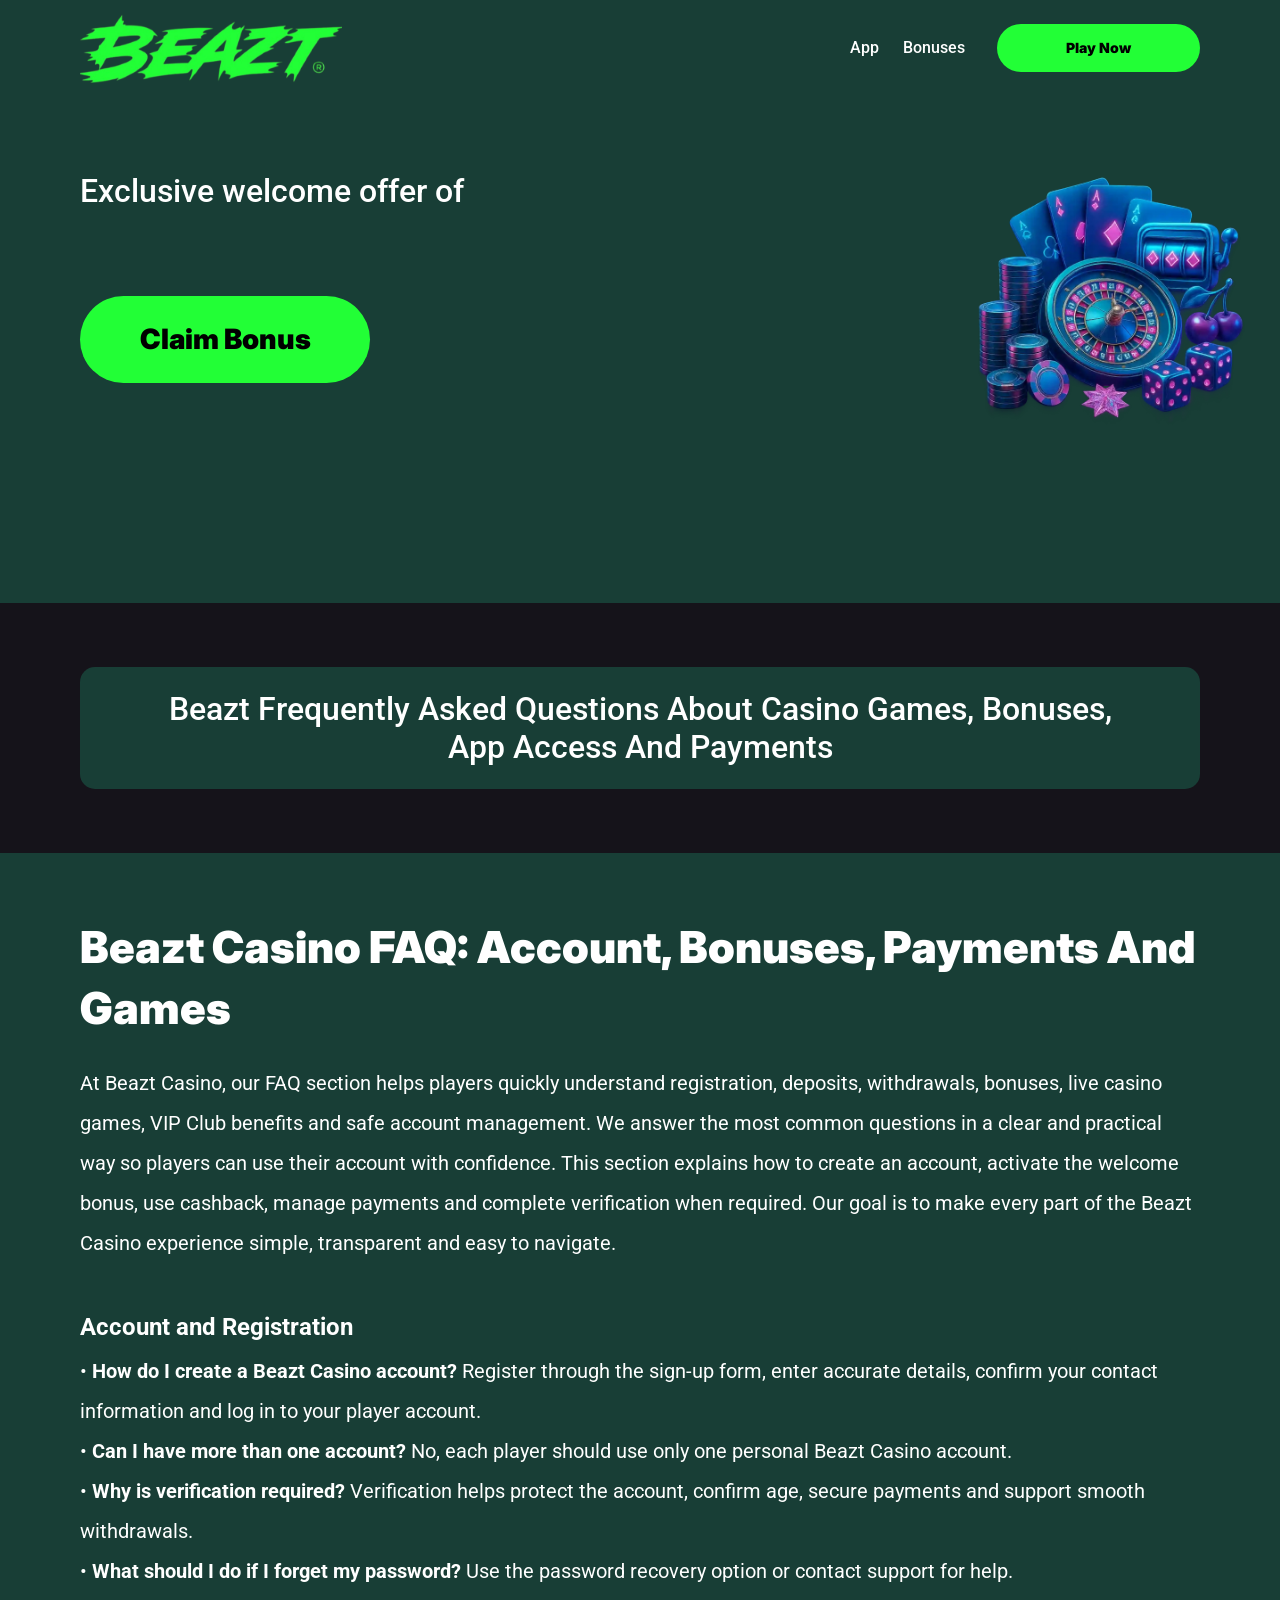
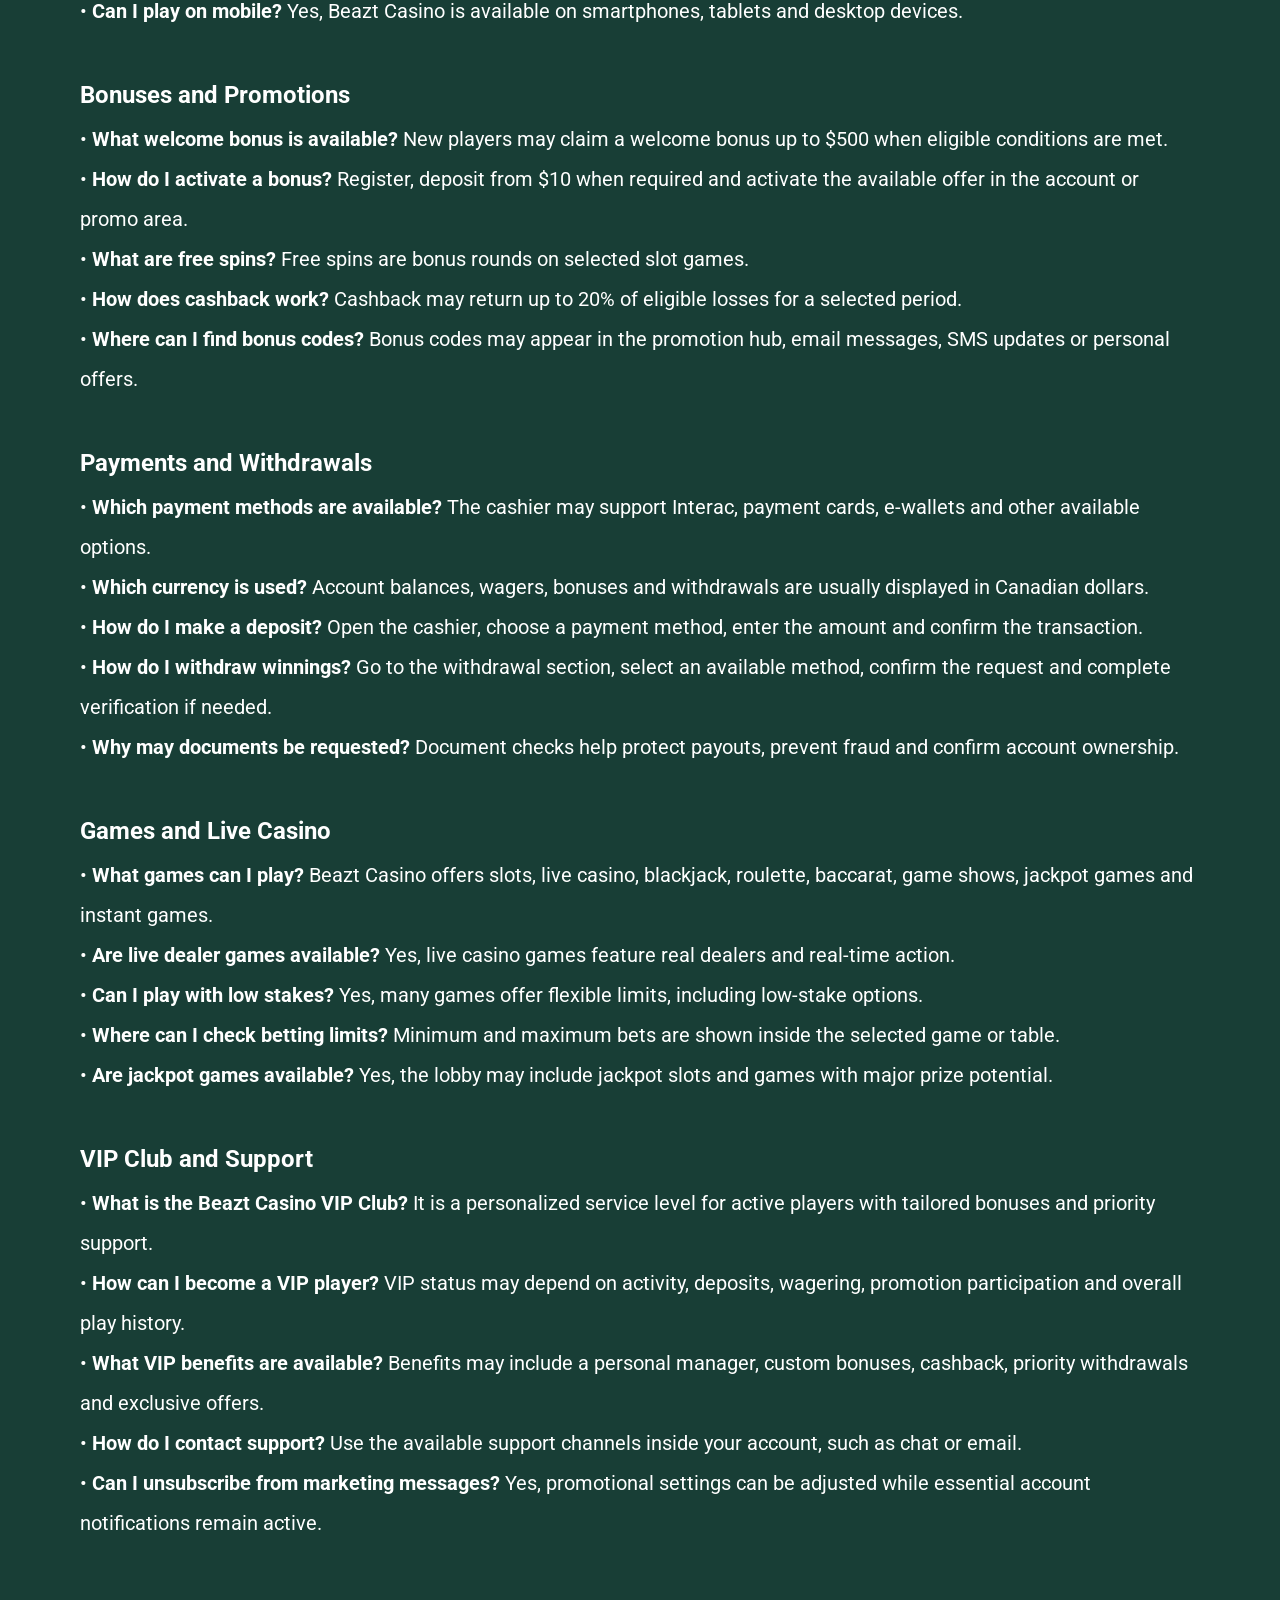
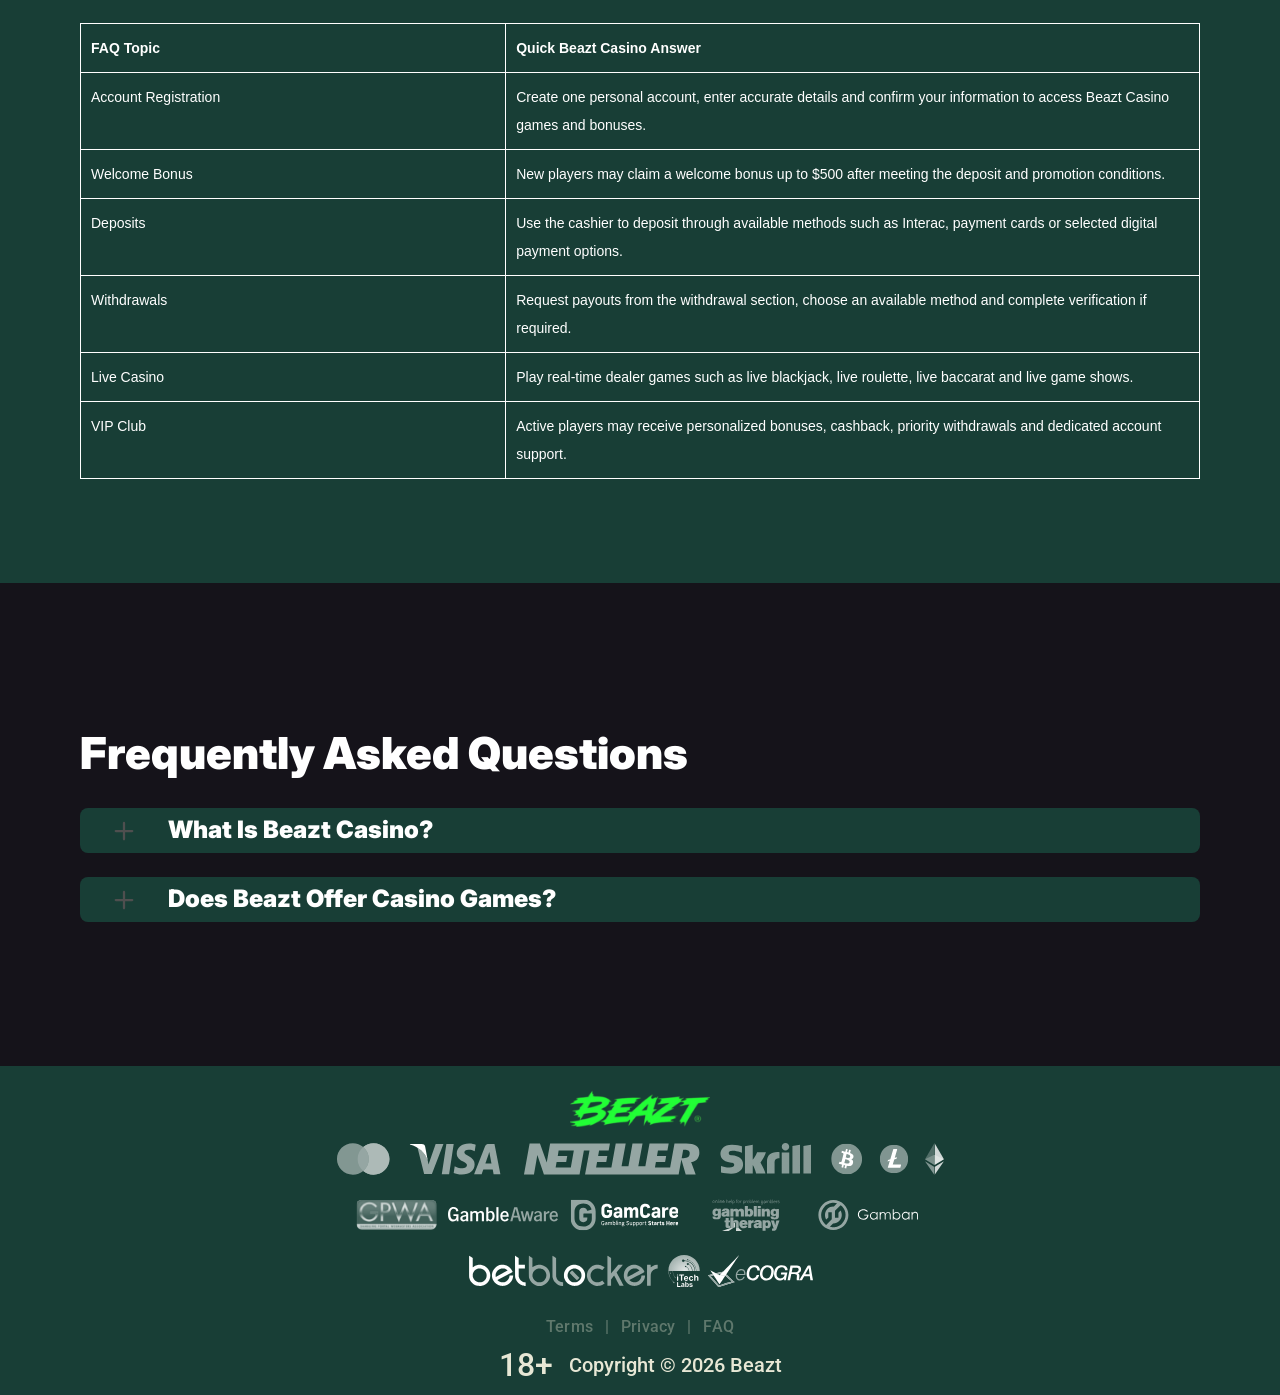
<file: faq.html>
<!DOCTYPE html>
<html lang="en">

<head>
    <meta charset="utf-8">

    <script src="./common.js"></script>
    <script src="./pages.js"></script>

    <link rel="manifest" href="./manifest.json">

    <link rel="preconnect" href="https://fonts.googleapis.com" />
    <link rel="preconnect" href="https://fonts.gstatic.com" crossorigin />
    <!-- Google Fonts -->
    <link
            href="https://fonts.googleapis.com/css2?family=Inter:wght@300;400;500;600;700&display=swap"
            rel="stylesheet"
    />

    <!-- Google Fonts -->
    <link
            href="https://fonts.googleapis.com/css2?family=Roboto:wght@300;400;500;600;700&display=swap"
            rel="stylesheet"
    />

    <meta name="viewport" content="width=device-width, initial-scale=1, minimum-scale=1, maximum-scale=2">
    <link rel="preload" as="image" href="_assets/images/1781253841-logo.svg" fetchpriority="high">
    <link rel="stylesheet" href="./normalize.css">
    <link rel="stylesheet" href="./index.css">
    <meta name="theme-color" content="">
    <title>Beazt FAQ | Casino, Bonus, App and Payment Questions</title>
    <meta name="description"
          content="Find answers about Beazt casino games, mobile access, welcome bonuses, cashback, deposits, withdrawals, verification, and sportsbook features.">
    <link rel="canonical" href="https://beazt-online.com/faq">
    <meta property="og:title" content="Beazt FAQ | Casino, Bonus, App and Payment Questions">
    <meta property="og:description"
          content="Find answers about Beazt casino games, mobile access, welcome bonuses, cashback, deposits, withdrawals, verification, and sportsbook features.">
    <meta property="og:url" content="https://beazt-online.com/faq">
    <meta property="og:site_name" content="Beazt FAQ | Casino, Bonus, App and Payment Questions">
    <meta property="og:locale" content="en">
    <meta property="og:image" content="_assets/images/1781253833-main.webp">
    <meta property="og:image:width" content="1200">
    <meta property="og:image:height" content="630">
    <meta property="og:type" content="website">
    <meta name="twitter:card" content="summary_large_image">
    <meta name="twitter:site" content="beazt-online.com/faq">
    <meta name="twitter:title" content="Beazt FAQ | Casino, Bonus, App and Payment Questions">
    <meta name="twitter:description"
          content="Find answers about Beazt casino games, mobile access, welcome bonuses, cashback, deposits, withdrawals, verification, and sportsbook features.">
    <meta name="twitter:image" content="_assets/images/1781253833-main.webp">
    <meta name="twitter:image:width" content="1200">
    <meta name="twitter:image:height" content="630">
    <link rel="icon" href="_assets/images/1781253835-favicon.svg" type="image/x-icon" sizes="16x16">
    <meta name="language" content="en">
    <link rel="apple-touch-icon" href="_assets/images/1781253812-favicon.svg" sizes="96x96">
    <link rel="icon" href="_assets/images/1781253812-favicon.svg" type="image/webp" sizes="192x192">

    <link rel="preload" href="_assets/images/1781253863-main.webp" as="image" fetchpriority="high">

</head>

<body>
<svg
        style="display: none"
        xmlns="http://www.w3.org/2000/svg"
        width="1em"
        height="1em"
        viewBox="0 0 256 256"
>
    <symbol id="minus-icon" viewBox="0 0 256 256">
        <path
                fill="#4f4f4f"
                d="M228 128a12 12 0 0 1-12 12H40a12 12 0 0 1 0-24h176a12 12 0 0 1 12 12"
        />
    </symbol>
</svg>

<svg
        style="display: none"
        xmlns="http://www.w3.org/2000/svg"
        width="1em"
        height="1em"
        viewBox="0 0 32 32"
>
    <symbol id="globe-icon" viewBox="0 0 32 32">
        <path
                fill="#22FF36"
                d="M32.032 16c0-8.501-6.677-15.472-15.072-15.969-0.173-0.019-0.346-0.032-0.523-0.032-0.052 0-0.104 0.005-0.156 0.007-0.093-0.002-0.186-0.007-0.281-0.007-8.84 0-16.032 7.178-16.032 16.001s7.192 16.001 16.032 16.001c0.094 0 0.188-0.006 0.281-0.008 0.052 0.002 0.104 0.008 0.156 0.008 0.176 0 0.349-0.012 0.523-0.032 8.395-0.497 15.072-7.468 15.072-15.969zM29.049 21.151c-0.551-0.16-1.935-0.507-4.377-0.794 0.202-1.381 0.313-2.84 0.313-4.357 0-1.196-0.069-2.354-0.197-3.469 3.094-0.37 4.45-0.835 4.54-0.867l-0.372-1.050c0.695 1.659 1.080 3.478 1.080 5.386 0 1.818-0.352 3.555-0.987 5.151zM8.921 16c0-1.119 0.074-2.212 0.21-3.263 1.621 0.127 3.561 0.222 5.839 0.243v6.939c-2.219 0.021-4.114 0.111-5.709 0.234-0.22-1.319-0.34-2.715-0.34-4.154zM16.967 2.132c2.452 0.711 4.552 4.115 5.492 8.628-1.512 0.12-3.332 0.209-5.492 0.229v-8.857zM14.971 2.156v8.832c-2.136-0.021-3.965-0.109-5.502-0.226 0.96-4.457 3.076-7.836 5.502-8.606zM14.971 21.913l0 7.929c-2.263-0.718-4.256-3.705-5.293-7.719 1.492-0.11 3.253-0.189 5.292-0.21zM16.967 29.868l-0-7.955c2.061 0.020 3.814 0.102 5.288 0.217-1.019 4.067-3 7.076-5.288 7.738zM16.967 19.92l0-6.939c2.291-0.021 4.218-0.118 5.818-0.25 0.131 1.053 0.203 2.147 0.203 3.268 0 1.442-0.116 2.84-0.329 4.16-1.575-0.128-3.462-0.219-5.692-0.24zM28.588 9.81c-0.302 0.094-1.564 0.453-4.094 0.751-0.564-2.998-1.584-5.561-2.91-7.412 3.048 1.325 5.535 3.697 7.005 6.661zM11.213 2.831c-1.632 1.873-2.963 4.568-3.691 7.754-2.265-0.245-3.623-0.534-4.166-0.665 1.585-3.27 4.407-5.836 7.856-7.088zM2.614 11.787c0.385 0.104 1.841 0.467 4.549 0.766-0.155 1.107-0.24 2.26-0.24 3.447 0 1.509 0.136 2.96 0.383 4.334-2.325 0.251-3.755 0.552-4.396 0.706-0.607-1.566-0.944-3.264-0.944-5.041 0-1.467 0.228-2.883 0.649-4.213zM3.784 22.886c0.727-0.154 2.029-0.39 3.956-0.591 0.759 2.803 1.993 5.175 3.473 6.874-3.16-1.148-5.79-3.398-7.429-6.282v0zM21.583 28.849c1.195-1.665 2.14-3.907 2.728-6.525 1.982 0.227 3.226 0.494 3.853 0.652-1.5 2.596-3.808 4.669-6.581 5.873z">
        </path>
    </symbol>
</svg>

<svg width="32" height="31" viewBox="0 0 32 31" fill="none" xmlns="http://www.w3.org/2000/svg">
    <symbol id="star-icon" viewBox="0 0 32 31">
        <path d="M10.0431 24.5932L15.8898 21.0667L21.7365 24.6396L20.2052 17.9577L25.3559 13.5031L18.5811 12.8999L15.8898 6.58913L13.1985 12.8535L6.42371 13.4567L11.5744 17.9577L10.0431 24.5932ZM15.8898 25.4285L8.187 30.0687C7.84672 30.2853 7.49096 30.3781 7.11975 30.3471C6.74853 30.3162 6.42371 30.1925 6.1453 29.9759C5.86688 29.7594 5.65034 29.489 5.49566 29.1648C5.34099 28.8406 5.31005 28.4768 5.40286 28.0734L7.44456 19.3034L0.623417 13.4103C0.314068 13.1319 0.121034 12.8145 0.0443157 12.4581C-0.0324028 12.1017 -0.00951111 11.754 0.112991 11.415C0.235493 11.0759 0.421103 10.7975 0.669819 10.5797C0.918536 10.362 1.25882 10.2227 1.69067 10.1621L10.6927 9.37327L14.1729 1.11366C14.3276 0.742438 14.5676 0.464023 14.8931 0.278414C15.2185 0.0928044 15.5507 0 15.8898 0C16.2288 0 16.5611 0.0928044 16.8865 0.278414C17.2119 0.464023 17.452 0.742438 17.6067 1.11366L21.0869 9.37327L30.0889 10.1621C30.522 10.224 30.8623 10.3632 31.1098 10.5797C31.3572 10.7963 31.5428 11.0747 31.6666 11.415C31.7903 11.7553 31.8138 12.1036 31.7371 12.46C31.6604 12.8163 31.4667 13.1331 31.1562 13.4103L24.335 19.3034L26.3767 28.0734C26.4695 28.4756 26.4386 28.8394 26.2839 29.1648C26.1292 29.4902 25.9127 29.7606 25.6343 29.9759C25.3559 30.1912 25.0311 30.315 24.6598 30.3471C24.2886 30.3793 23.9329 30.2865 23.5926 30.0687L15.8898 25.4285Z" fill="#22FF36"/>
    </symbol>
</svg>

<svg
        xmlns="http://www.w3.org/2000/svg"
        width="1em"
        height="1em"
        viewBox="0 0 256 256"
>
    <symbol id="plus-icon" viewBox="0 0 256 256">
        <path
                fill="#4f4f4f"
                d="M228 128a12 12 0 0 1-12 12h-76v76a12 12 0 0 1-24 0v-76H40a12 12 0 0 1 0-24h76V40a12 12 0 0 1 24 0v76h76a12 12 0 0 1 12 12"
        />
    </symbol>
</svg>

<svg
        width="33"
        height="32"
        viewBox="0 0 33 32"
        fill="none"
        xmlns="http://www.w3.org/2000/svg"
>
    <symbol id="play-icon" viewBox="0 0 33 32">
        <path
                d="M16.8334 0.0786133C7.9606 0.0786133 0.767578 7.20678 0.767578 15.9998C0.767578 24.7929 7.9606 31.921 16.8334 31.921C25.7061 31.921 32.8992 24.7929 32.8992 15.9998C32.8992 7.20678 25.7061 0.0786133 16.8334 0.0786133ZM22.3861 16.8438L14.3532 21.8192C14.1907 21.9197 14.0059 21.9703 13.821 21.9703C13.6536 21.9703 13.4859 21.929 13.3342 21.8454C13.015 21.67 12.8169 21.3372 12.8169 20.9752V11.0244C12.8169 10.6625 13.015 10.3296 13.3342 10.1543C13.6533 9.97788 14.0436 9.98857 14.3532 10.1805L22.3861 15.1559C22.6796 15.3381 22.858 15.6568 22.858 15.9998C22.858 16.3428 22.6796 16.6616 22.3861 16.8438Z"
                fill="#22FF36"
        />
    </symbol>
</svg>

<svg
        width="20"
        height="20"
        viewBox="0 0 20 20"
        fill="none"
        xmlns="http://www.w3.org/2000/svg"
>
    <symbol id="information-outline" viewBox="0 0 20 20">
        <path
                d="M9 7H11V5H9V7ZM10 18C5.59 18 2 14.41 2 10C2 5.59 5.59 2 10 2C14.41 2 18 5.59 18 10C18 14.41 14.41 18 10 18ZM10 0C8.68678 0 7.38642 0.258658 6.17317 0.761205C4.95991 1.26375 3.85752 2.00035 2.92893 2.92893C1.05357 4.8043 0 7.34784 0 10C0 12.6522 1.05357 15.1957 2.92893 17.0711C3.85752 17.9997 4.95991 18.7362 6.17317 19.2388C7.38642 19.7413 8.68678 20 10 20C12.6522 20 15.1957 18.9464 17.0711 17.0711C18.9464 15.1957 20 12.6522 20 10C20 8.68678 19.7413 7.38642 19.2388 6.17317C18.7362 4.95991 17.9997 3.85752 17.0711 2.92893C16.1425 2.00035 15.0401 1.26375 13.8268 0.761205C12.6136 0.258658 11.3132 0 10 0ZM9 15H11V9H9V15Z"
                fill="#ffffff"
        />
    </symbol>
</svg>

<div class="wrapper">
    <header class="header" id="top">
        <div class="headerBlock">
            <div class="headerLogoContainer"><a href="/" aria-label="Main page"><img class="header__logo logo"
                                                                                                     src="_assets/images/1781253841-logo.svg" alt="Beazt" /></a></div>

            <div class="navBlockMain">

                <!-- Main Navigation -->
                <nav>
                    <button class="hamburger" aria-label="Toggle navigation menu">
                        <span></span>
                    </button>

                    <ul class="nav__list nav__list--header">

                        <li><a href="index">index</a></li>
                        <li><a href="app">App</a></li>
                        <li><a href="bonuses">Bonuses</a></li>
                        <li><a href="terms">Terms</a></li>
                        <li><a href="privacy">Privacy</a></li>
                        <li><a href="faq">FAQ</a></li>

                    </ul>
                </nav>
                <!-- CTA buttons -->
                <div class="btn__list">

                    <div class="nav__item nav__itemLarge">
                        <a
                                class="nav__link nav__linkLarge"
                                target="_blank"
                                href="casino.html?id=example-offer-id"
                                aria-label="Play Now"
                                id="navPlayNow"
                        >
                            Play Now
                        </a>
                    </div>
                </div>
            </div>
        </div>
    </header>
    <main class="main">
        <section class="heroContainer">
            <div class="hero">
                <div class="heroBlock block">
                    <div class="heroGroup">
                        <div class="heroTextGroup">
                            <p class="heroText heroTextDesktop">Exclusive welcome offer of</p>
                            <p class="heroText heroTextMobile">Exclusive welcome bonus of</p>
                            <p class="heroText heroTextBonus" id="bonusText"></p>
                        </div><a target="_blank" class="heroLink" id="bonusLink" href="/" aria-label="Play game"><span
                            class="heroButton btn btn--large">Claim Bonus</span></a>
                    </div>
                </div>
            </div>
            <div class="heroUnder">
                <h1 class="heroText heroMainTitle">Beazt Frequently Asked Questions About Casino Games, Bonuses, App Access and Payments</h1>
            </div>
        </section>
        <div class="historyCircleContainer">
            <section class="history">
                <div class="container">
                    <div class="historyBlock block">
                        <h2 class="historyTitle title">Beazt Casino FAQ: Account, Bonuses, Payments and Games </h2>
                        <div class="historyDescription"><p> At Beazt Casino, our FAQ section helps players quickly understand registration, deposits, withdrawals, bonuses, live casino games, VIP Club benefits and safe account management. We answer the most common questions in a clear and practical way so players can use their account with confidence. This section explains how to create an account, activate the welcome bonus, use cashback, manage payments and complete verification when required. Our goal is to make every part of the Beazt Casino experience simple, transparent and easy to navigate. </p> <br> <h3 style = "font-weight: bold; font-size: 24px;"> Account and Registration </h3> <ul> <li>• <strong>How do I create a Beazt Casino account?</strong> Register through the sign-up form, enter accurate details, confirm your contact information and log in to your player account.</li> <li>• <strong>Can I have more than one account?</strong> No, each player should use only one personal Beazt Casino account.</li> <li>• <strong>Why is verification required?</strong> Verification helps protect the account, confirm age, secure payments and support smooth withdrawals.</li> <li>• <strong>What should I do if I forget my password?</strong> Use the password recovery option or contact support for help.</li> <li>• <strong>Can I play on mobile?</strong> Yes, Beazt Casino is available on smartphones, tablets and desktop devices.</li> </ul><br> <h3 style = "font-weight: bold; font-size: 24px;"> Bonuses and Promotions </h3> <ul> <li>• <strong>What welcome bonus is available?</strong> New players may claim a welcome bonus up to $500 when eligible conditions are met.</li> <li>• <strong>How do I activate a bonus?</strong> Register, deposit from $10 when required and activate the available offer in the account or promo area.</li> <li>• <strong>What are free spins?</strong> Free spins are bonus rounds on selected slot games.</li> <li>• <strong>How does cashback work?</strong> Cashback may return up to 20% of eligible losses for a selected period.</li> <li>• <strong>Where can I find bonus codes?</strong> Bonus codes may appear in the promotion hub, email messages, SMS updates or personal offers.</li> </ul><br> <h3 style = "font-weight: bold; font-size: 24px;"> Payments and Withdrawals </h3> <ul> <li>• <strong>Which payment methods are available?</strong> The cashier may support Interac, payment cards, e-wallets and other available options.</li> <li>• <strong>Which currency is used?</strong> Account balances, wagers, bonuses and withdrawals are usually displayed in Canadian dollars.</li> <li>• <strong>How do I make a deposit?</strong> Open the cashier, choose a payment method, enter the amount and confirm the transaction.</li> <li>• <strong>How do I withdraw winnings?</strong> Go to the withdrawal section, select an available method, confirm the request and complete verification if needed.</li> <li>• <strong>Why may documents be requested?</strong> Document checks help protect payouts, prevent fraud and confirm account ownership.</li> </ul><br> <h3 style = "font-weight: bold; font-size: 24px;"> Games and Live Casino </h3> <ul> <li>• <strong>What games can I play?</strong> Beazt Casino offers slots, live casino, blackjack, roulette, baccarat, game shows, jackpot games and instant games.</li> <li>• <strong>Are live dealer games available?</strong> Yes, live casino games feature real dealers and real-time action.</li> <li>• <strong>Can I play with low stakes?</strong> Yes, many games offer flexible limits, including low-stake options.</li> <li>• <strong>Where can I check betting limits?</strong> Minimum and maximum bets are shown inside the selected game or table.</li> <li>• <strong>Are jackpot games available?</strong> Yes, the lobby may include jackpot slots and games with major prize potential.</li> </ul><br> <h3 style = "font-weight: bold; font-size: 24px;"> VIP Club and Support </h3> <ul> <li>• <strong>What is the Beazt Casino VIP Club?</strong> It is a personalized service level for active players with tailored bonuses and priority support.</li> <li>• <strong>How can I become a VIP player?</strong> VIP status may depend on activity, deposits, wagering, promotion participation and overall play history.</li> <li>• <strong>What VIP benefits are available?</strong> Benefits may include a personal manager, custom bonuses, cashback, priority withdrawals and exclusive offers.</li> <li>• <strong>How do I contact support?</strong> Use the available support channels inside your account, such as chat or email.</li> <li>• <strong>Can I unsubscribe from marketing messages?</strong> Yes, promotional settings can be adjusted while essential account notifications remain active.</li> </ul><br><br>
<div style="width:100%; max-width:100%; overflow:hidden;">
  <table style="width:100%; max-width:100%; border-collapse:collapse; table-layout:fixed; font-family:Arial, sans-serif; font-size:clamp(9px, 2.2vw, 14px); color:#ffffff; background:transparent;">
    <tr>
      <th style="width:38%; border:1px solid #ffffff; padding:clamp(5px, 1.5vw, 10px); text-align:left; vertical-align:top; color:#ffffff; background:transparent; word-break:break-word;">
        FAQ Topic
      </th>
      <th style="width:62%; border:1px solid #ffffff; padding:clamp(5px, 1.5vw, 10px); text-align:left; vertical-align:top; color:#ffffff; background:transparent; word-break:break-word;">
        Quick Beazt Casino Answer
      </th>
    </tr>
    <tr>
      <td style="border:1px solid #ffffff; padding:clamp(5px, 1.5vw, 10px); vertical-align:top; color:#ffffff; background:transparent; word-break:break-word;">
        Account Registration
      </td>
      <td style="border:1px solid #ffffff; padding:clamp(5px, 1.5vw, 10px); vertical-align:top; color:#ffffff; background:transparent; word-break:break-word;">
        Create one personal account, enter accurate details and confirm your information to access Beazt Casino games and bonuses.
      </td>
    </tr>
    <tr>
      <td style="border:1px solid #ffffff; padding:clamp(5px, 1.5vw, 10px); vertical-align:top; color:#ffffff; background:transparent; word-break:break-word;">
        Welcome Bonus
      </td>
      <td style="border:1px solid #ffffff; padding:clamp(5px, 1.5vw, 10px); vertical-align:top; color:#ffffff; background:transparent; word-break:break-word;">
        New players may claim a welcome bonus up to $500 after meeting the deposit and promotion conditions.
      </td>
    </tr>
    <tr>
      <td style="border:1px solid #ffffff; padding:clamp(5px, 1.5vw, 10px); vertical-align:top; color:#ffffff; background:transparent; word-break:break-word;">
        Deposits
      </td>
      <td style="border:1px solid #ffffff; padding:clamp(5px, 1.5vw, 10px); vertical-align:top; color:#ffffff; background:transparent; word-break:break-word;">
        Use the cashier to deposit through available methods such as Interac, payment cards or selected digital payment options.
      </td>
    </tr>
    <tr>
      <td style="border:1px solid #ffffff; padding:clamp(5px, 1.5vw, 10px); vertical-align:top; color:#ffffff; background:transparent; word-break:break-word;">
        Withdrawals
      </td>
      <td style="border:1px solid #ffffff; padding:clamp(5px, 1.5vw, 10px); vertical-align:top; color:#ffffff; background:transparent; word-break:break-word;">
        Request payouts from the withdrawal section, choose an available method and complete verification if required.
      </td>
    </tr>
    <tr>
      <td style="border:1px solid #ffffff; padding:clamp(5px, 1.5vw, 10px); vertical-align:top; color:#ffffff; background:transparent; word-break:break-word;">
        Live Casino
      </td>
      <td style="border:1px solid #ffffff; padding:clamp(5px, 1.5vw, 10px); vertical-align:top; color:#ffffff; background:transparent; word-break:break-word;">
        Play real-time dealer games such as live blackjack, live roulette, live baccarat and live game shows.
      </td>
    </tr>
    <tr>
      <td style="border:1px solid #ffffff; padding:clamp(5px, 1.5vw, 10px); vertical-align:top; color:#ffffff; background:transparent; word-break:break-word;">
        VIP Club
      </td>
      <td style="border:1px solid #ffffff; padding:clamp(5px, 1.5vw, 10px); vertical-align:top; color:#ffffff; background:transparent; word-break:break-word;">
        Active players may receive personalized bonuses, cashback, priority withdrawals and dedicated account support.
      </td>
    </tr>
  </table>
</div>
<br></div>
                    </div>
                </div>
            </section>
        </div>
        <section class="faq">
            <div class="container">
                <div class="faqBlock block">
                    <h2 class="faqTitle title"><span>Frequently Asked Questions</span></h2>
                    <div class="faqGroup"><input class="faqInput" type="checkbox" id="what_is_beazt_casino"/><label
                            class="faqLabel" for="what_is_beazt_casino">

                        <svg class="faqIcon" width="24" height="24" aria-hidden="true">
                            <use class="plus" href="#plus-icon"></use>
                            <use class="minus" href="#minus-icon"></use>
                        </svg>

                        <span class="gradientContainer"> What is Beazt Casino? </span></label>
                        <div class="faqContent">
                            <p>Beazt is an online casino and sportsbook platform offering slots, live casino games, table games, jackpot games, sports betting, bonuses, and mobile play.</p>
                        </div>
                    </div>
                    <div class="faqGroup"><input class="faqInput" type="checkbox" id="does_beazt_offer_casino_games"/><label
                            class="faqLabel" for="does_beazt_offer_casino_games">

                        <svg class="faqIcon" width="24" height="24" aria-hidden="true">
                            <use class="plus" href="#plus-icon"></use>
                            <use class="minus" href="#minus-icon"></use>
                        </svg>

                        <span class="gradientContainer"> Does Beazt offer casino games? </span></label>
                        <div class="faqContent">
                            <p>Yes, our casino offers slots, jackpot games, live casino games, table games, and selected casino titles.</p>
                        </div>
                    </div>
                </div>
            </div>
        </section>
    </main>
</div>

<footer class="footer">
    <div class="footerContainer">
        <div class="footerTop">
            <div class="footerLogoContainer"><a href="https://beazt-online.com/faq" aria-label="Main page"><img class="footer__logo"
                                                                                                     src="_assets/images/1781253849-logo.svg" alt="" width="140"
                                                                                                     height="48" /></a></div>
            <div class="footerPay">
                <div class="payBlock"><img class="payElementGrey"
                                           src="./assets/images/footer/payment/masterCard.svg" alt="MasterCard" /><img
                        class="payElementColor" src="./assets/images/footer/payment/masterCard--color.svg"
                        alt="MasterCard" title="MasterCard in Beazt" /></div>
                <div class="payBlock"><img class="payElementGrey" src="./assets/images/footer/payment/visa.svg"
                                           alt="Visa" /><img class="payElementColor"
                                                             src="./assets/images/footer/payment/visa--color.svg" alt="Visa" title="Visa in Beazt" /></div>
                <div class="payBlock"><img class="payElementGrey" src="./assets/images/footer/payment/neteller.svg"
                                           alt="Neteller" /><img class="payElementColor"
                                                                 src="./assets/images/footer/payment/neteller--color.svg" alt="Neteller" title="Neteller in Beazt" /></div>
                <div class="payBlock"><img class="payElementGrey" src="./assets/images/footer/payment/skrill.svg"
                                           alt="Skrill" /><img class="payElementColor"
                                                               src="./assets/images/footer/payment/skrill--color.svg" alt="Skrill" title="Skrill in Beazt" /></div>
                <div class="payBlock"><img class="payElementGrey" src="./assets/images/footer/payment/bitcoin.svg"
                                           alt="Bitcoin" /><img class="payElementColor"
                                                                src="./assets/images/footer/payment/bitcoin--color.svg" alt="Bitcoin" title="Bitcoin in Beazt" /></div>
                <div class="payBlock"><img class="payElementGrey" src="./assets/images/footer/payment/litecoin.svg"
                                           alt="Litecoin" /><img class="payElementColor"
                                                                 src="./assets/images/footer/payment/litecoin--color.svg" alt="Litecoin" title="Litecoin in Beazt" /></div>
                <div class="payBlock"><img class="payElementGrey" src="./assets/images/footer/payment/ethereum.svg"
                                           alt="Etherium" /><img class="payElementColor"
                                                                 src="./assets/images/footer/payment/ethereum--color.svg" alt="Etherium" title="Etherium in Beazt" /></div>
            </div>
        </div>
        <div class="footerMiddle">
            <div class="footerOperator">
                <div class="operatorBlock"><img class="operatorElementGrey"
                                                src="./assets/images/footer/operator/gpwa.svg" alt="GPWA" /><img
                        class="operatorElementColor" src="./assets/images/footer/operator/gpwa--color.svg"
                        alt="GPWA" title="GPWA in Beazt" /></div>
                <div class="operatorBlock"><img class="operatorElementGrey"
                                                src="./assets/images/footer/operator/gambleaware.svg" alt="Gamble Aware" /><img
                        class="operatorElementColor" src="./assets/images/footer/operator/gambleaware--color.svg"
                        alt="Gamble Aware" title="Gamble Aware in Beazt" /></div>
                <div class="operatorBlock"><img class="operatorElementGrey"
                                                src="./assets/images/footer/operator/gamcare.svg" alt="Game care" /><img
                        class="operatorElementColor" src="./assets/images/footer/operator/gamcare--color.svg"
                        alt="Game care" title="Game care in Beazt" /></div>
                <div class="operatorBlock"><img class="operatorElementGrey"
                                                src="./assets/images/footer/operator/gambling-therapy.svg" alt="Gambling Therapy" /><img
                        class="operatorElementColor"
                        src="./assets/images/footer/operator/gambling-therapy--color.svg" alt="Gambling Therapy" title="Gambling Therapy in Beazt" />
                </div>
                <div class="operatorBlock"><img class="operatorElementGrey"
                                                src="./assets/images/footer/operator/gamban.svg" alt="Gamban" /><img
                        class="operatorElementColor" src="./assets/images/footer/operator/gamban--color.svg"
                        alt="Gamban" title="Gamban in Beazt" /></div>
                <div class="operatorBlock"><img class="operatorElementGrey"
                                                src="./assets/images/footer/operator/betblocker.svg" alt="BetBlocker" /><img
                        class="operatorElementColor" src="./assets/images/footer/operator/betblocker--color.svg"
                        alt="BetBlocker" title="BetBlocker in Beazt" /></div>
                <div class="operatorBlock"><img class="operatorElementGrey"
                                                src="./assets/images/footer/operator/itech_labs.svg" alt="ITech Labs" /><img
                        class="operatorElementColor" src="./assets/images/footer/operator/itech_labs--color.svg"
                        alt="ITech Labs" title="ITech Labs in Beazt" /></div>
                <div class="operatorBlock"><img class="operatorElementGrey"
                                                src="./assets/images/footer/operator/ecogra.svg" alt="Ecogra" /><img
                        class="operatorElementColor" src="./assets/images/footer/operator/ecogra--color.svg"
                        alt="Ecogra" title="Ecogra in Beazt" /></div>
            </div>
        </div>
        <div class="footerNavBlock">
            <nav>
                <ul class="nav__list--footer">

                    <li class="footer__navItem"><a href="index">index</a></li>
                    <li class="footer__navItem"><a href="app">App</a></li>
                    <li class="footer__navItem"><a href="bonuses">Bonuses</a></li>
                    <li class="footer__navItem"><a href="terms">Terms</a></li>
                    <li class="footer__navItem"><a href="privacy">Privacy</a></li>
                    <li class="footer__navItem"><a href="faq">FAQ</a></li>

                </ul>
            </nav>
        </div>
        <div class="footerBottom">
            <div class="footerBottomGroup">
                <p class="footerBottomAge">18+</p>
                <p class="footerBottomCopyright">Copyright © <span class="js-current-year"></span> Beazt </p>
            </div>
        </div>
    </div>
</footer>

<script>
    var playButtonName = "#play-icon";
    var informationOutlineName =
        "#information-outline";
    var topCasinoButtonText = "Claim Bonus";
    var welcomeBonusText = "Welcome bonus";
    var bonusDetailsButtonText = "";
    var playNowText = "";
    var maximumAmountText = "";
    var wagerText = "";
    var bonusCodeText = "";
    var depositText = "";
    var casinoName = "Beazt";
</script>

</body>
</html>
</file>
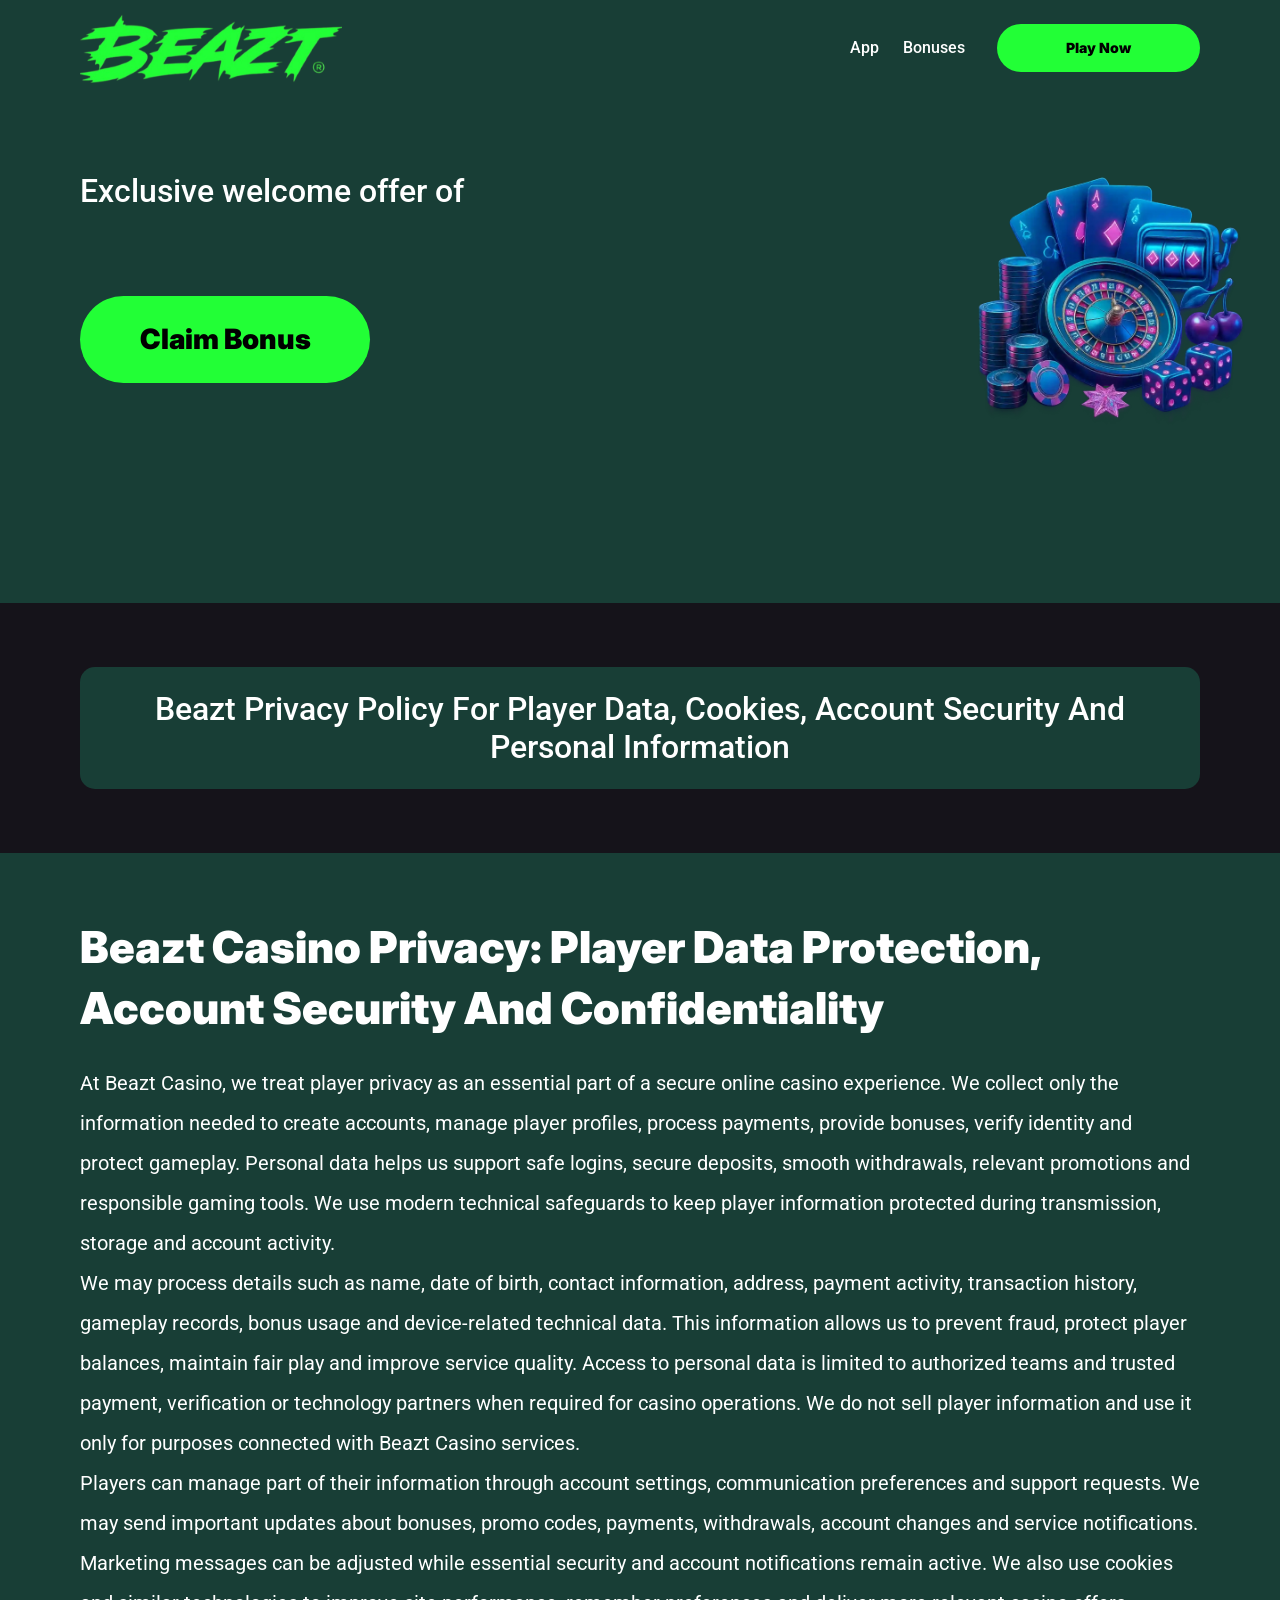
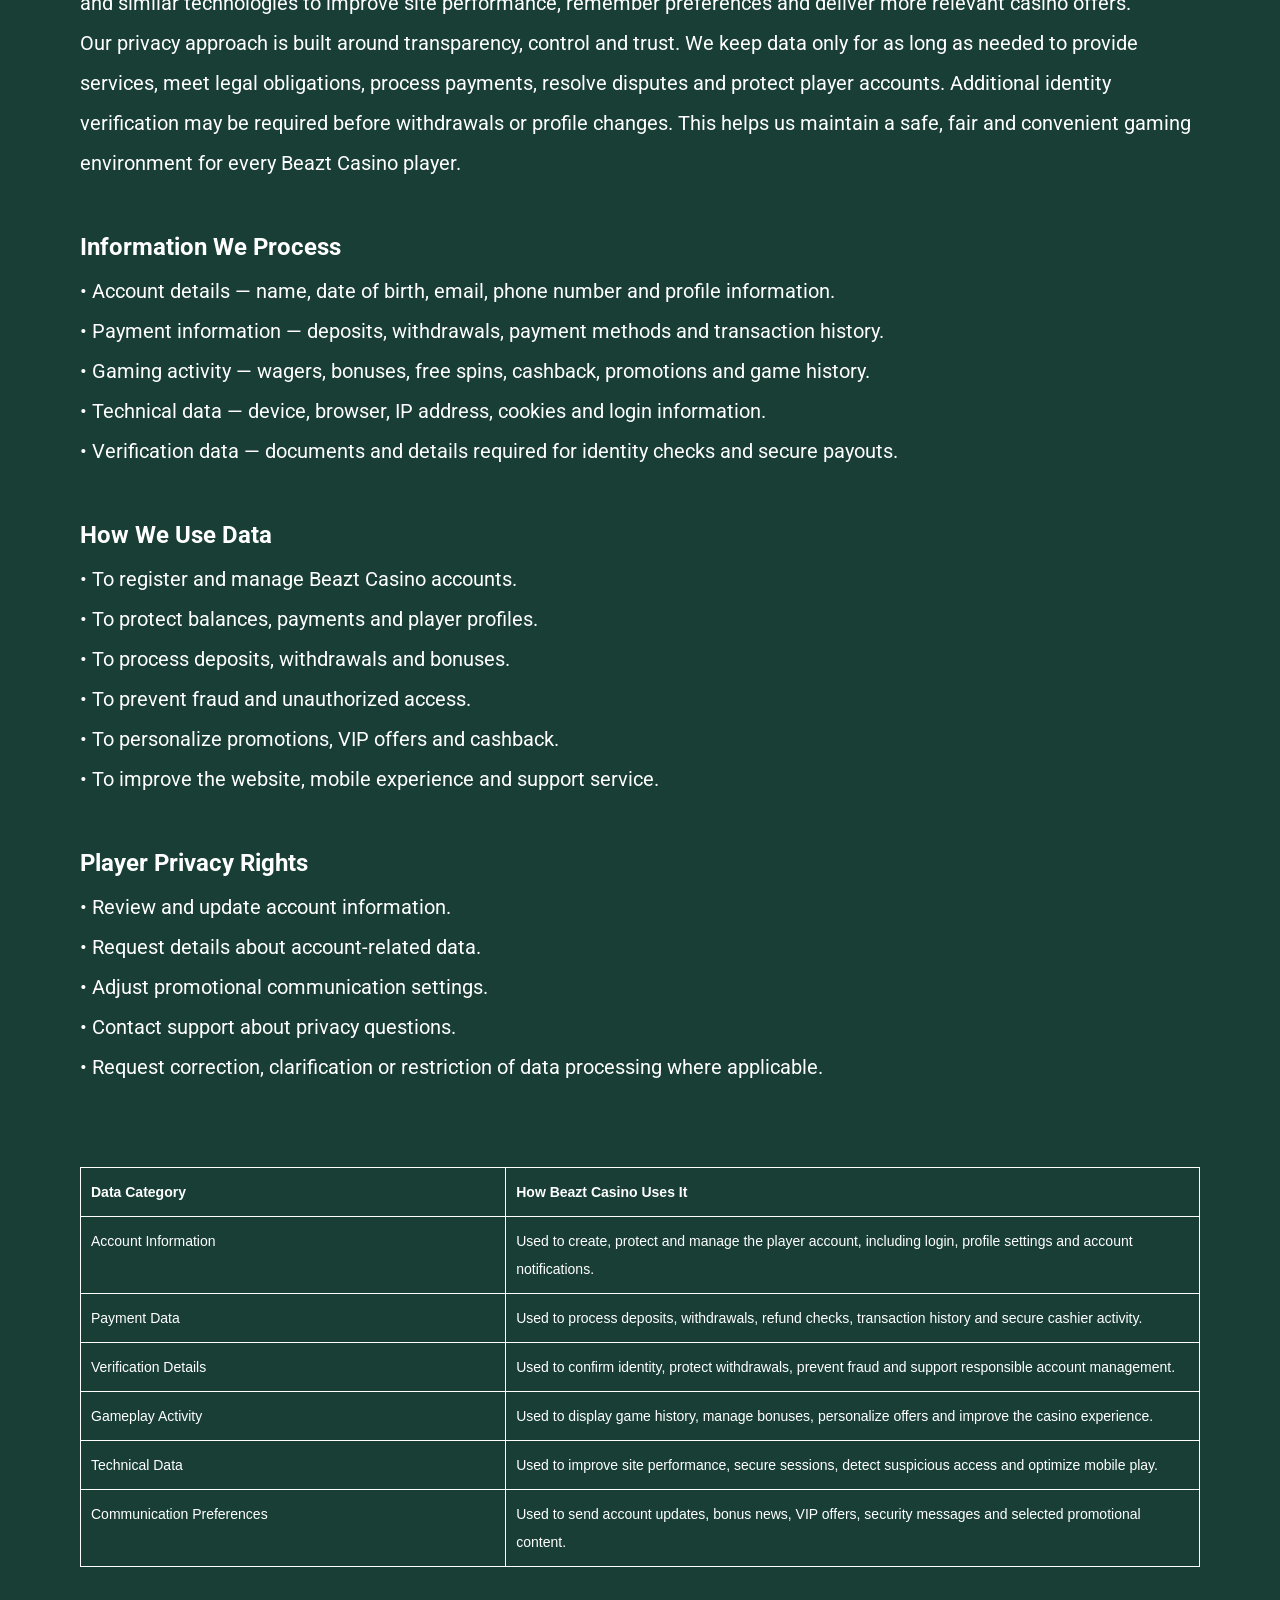
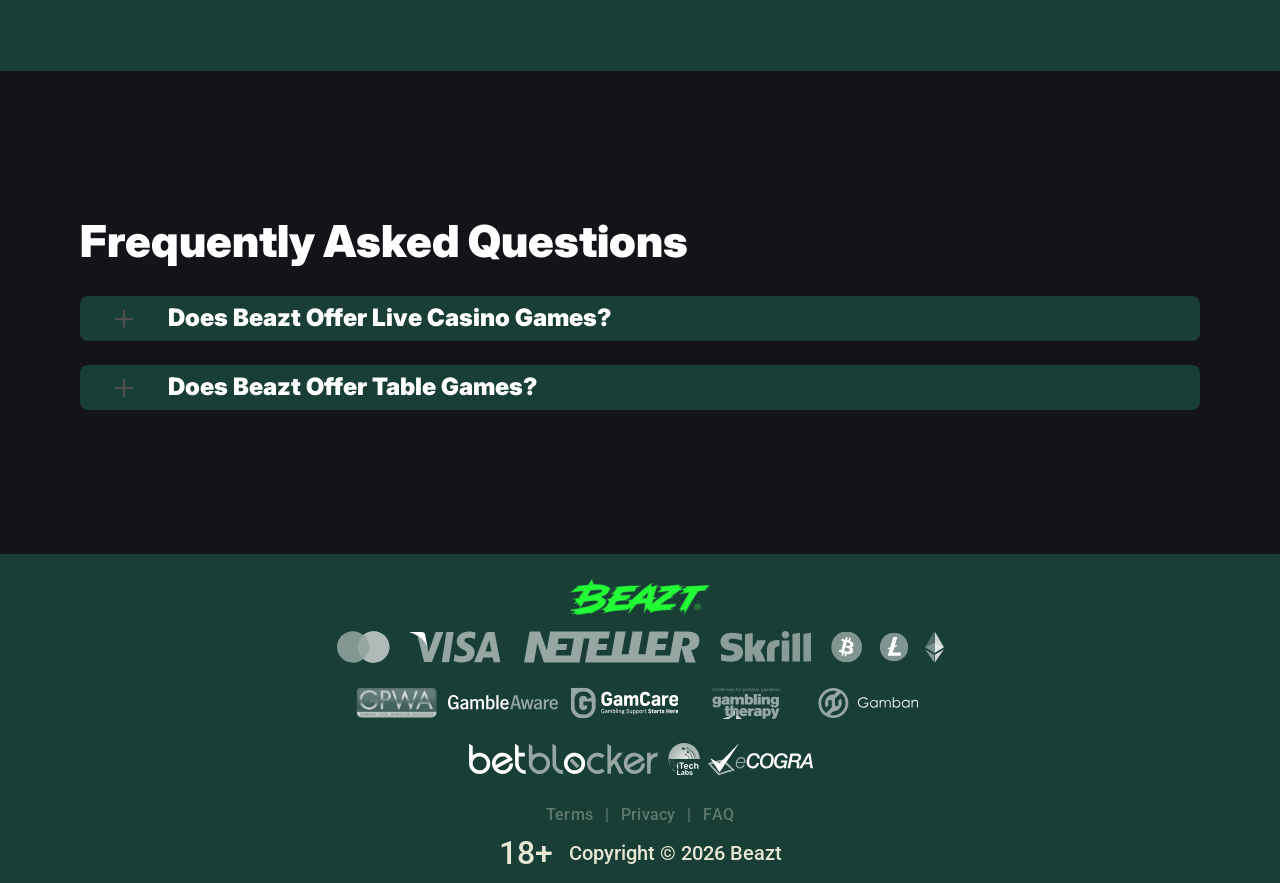
<file: privacy.html>
<!DOCTYPE html>
<html lang="en">

<head>
    <meta charset="utf-8">

    <script src="./common.js"></script>
    <script src="./pages.js"></script>

    <link rel="manifest" href="./manifest.json">

    <link rel="preconnect" href="https://fonts.googleapis.com" />
    <link rel="preconnect" href="https://fonts.gstatic.com" crossorigin />
    <!-- Google Fonts -->
    <link
            href="https://fonts.googleapis.com/css2?family=Inter:wght@300;400;500;600;700&display=swap"
            rel="stylesheet"
    />

    <!-- Google Fonts -->
    <link
            href="https://fonts.googleapis.com/css2?family=Roboto:wght@300;400;500;600;700&display=swap"
            rel="stylesheet"
    />

    <meta name="viewport" content="width=device-width, initial-scale=1, minimum-scale=1, maximum-scale=2">
    <link rel="preload" as="image" href="_assets/images/1781253841-logo.svg" fetchpriority="high">
    <link rel="stylesheet" href="./normalize.css">
    <link rel="stylesheet" href="./index.css">
    <meta name="theme-color" content="">
    <title>Beazt Privacy Policy | Player Data and Cookie Information</title>
    <meta name="description"
          content="Learn how Beazt handles personal data, privacy preferences, cookie policies, and player account information.">
    <link rel="canonical" href="https://beazt-online.com/privacy">
    <meta property="og:title" content="Beazt Privacy Policy | Player Data and Cookie Information">
    <meta property="og:description"
          content="Learn how Beazt handles personal data, privacy preferences, cookie policies, and player account information.">
    <meta property="og:url" content="https://beazt-online.com/privacy">
    <meta property="og:site_name" content="Beazt Privacy Policy | Player Data and Cookie Information">
    <meta property="og:locale" content="en">
    <meta property="og:image" content="_assets/images/1781253833-main.webp">
    <meta property="og:image:width" content="1200">
    <meta property="og:image:height" content="630">
    <meta property="og:type" content="website">
    <meta name="twitter:card" content="summary_large_image">
    <meta name="twitter:site" content="beazt-online.com/privacy">
    <meta name="twitter:title" content="Beazt Privacy Policy | Player Data and Cookie Information">
    <meta name="twitter:description"
          content="Learn how Beazt handles personal data, privacy preferences, cookie policies, and player account information.">
    <meta name="twitter:image" content="_assets/images/1781253833-main.webp">
    <meta name="twitter:image:width" content="1200">
    <meta name="twitter:image:height" content="630">
    <link rel="icon" href="_assets/images/1781253835-favicon.svg" type="image/x-icon" sizes="16x16">
    <meta name="language" content="en">
    <link rel="apple-touch-icon" href="_assets/images/1781253812-favicon.svg" sizes="96x96">
    <link rel="icon" href="_assets/images/1781253812-favicon.svg" type="image/webp" sizes="192x192">

    <link rel="preload" href="_assets/images/1781253863-main.webp" as="image" fetchpriority="high">

</head>

<body>
<svg
        style="display: none"
        xmlns="http://www.w3.org/2000/svg"
        width="1em"
        height="1em"
        viewBox="0 0 256 256"
>
    <symbol id="minus-icon" viewBox="0 0 256 256">
        <path
                fill="#4f4f4f"
                d="M228 128a12 12 0 0 1-12 12H40a12 12 0 0 1 0-24h176a12 12 0 0 1 12 12"
        />
    </symbol>
</svg>

<svg
        style="display: none"
        xmlns="http://www.w3.org/2000/svg"
        width="1em"
        height="1em"
        viewBox="0 0 32 32"
>
    <symbol id="globe-icon" viewBox="0 0 32 32">
        <path
                fill="#22FF36"
                d="M32.032 16c0-8.501-6.677-15.472-15.072-15.969-0.173-0.019-0.346-0.032-0.523-0.032-0.052 0-0.104 0.005-0.156 0.007-0.093-0.002-0.186-0.007-0.281-0.007-8.84 0-16.032 7.178-16.032 16.001s7.192 16.001 16.032 16.001c0.094 0 0.188-0.006 0.281-0.008 0.052 0.002 0.104 0.008 0.156 0.008 0.176 0 0.349-0.012 0.523-0.032 8.395-0.497 15.072-7.468 15.072-15.969zM29.049 21.151c-0.551-0.16-1.935-0.507-4.377-0.794 0.202-1.381 0.313-2.84 0.313-4.357 0-1.196-0.069-2.354-0.197-3.469 3.094-0.37 4.45-0.835 4.54-0.867l-0.372-1.050c0.695 1.659 1.080 3.478 1.080 5.386 0 1.818-0.352 3.555-0.987 5.151zM8.921 16c0-1.119 0.074-2.212 0.21-3.263 1.621 0.127 3.561 0.222 5.839 0.243v6.939c-2.219 0.021-4.114 0.111-5.709 0.234-0.22-1.319-0.34-2.715-0.34-4.154zM16.967 2.132c2.452 0.711 4.552 4.115 5.492 8.628-1.512 0.12-3.332 0.209-5.492 0.229v-8.857zM14.971 2.156v8.832c-2.136-0.021-3.965-0.109-5.502-0.226 0.96-4.457 3.076-7.836 5.502-8.606zM14.971 21.913l0 7.929c-2.263-0.718-4.256-3.705-5.293-7.719 1.492-0.11 3.253-0.189 5.292-0.21zM16.967 29.868l-0-7.955c2.061 0.020 3.814 0.102 5.288 0.217-1.019 4.067-3 7.076-5.288 7.738zM16.967 19.92l0-6.939c2.291-0.021 4.218-0.118 5.818-0.25 0.131 1.053 0.203 2.147 0.203 3.268 0 1.442-0.116 2.84-0.329 4.16-1.575-0.128-3.462-0.219-5.692-0.24zM28.588 9.81c-0.302 0.094-1.564 0.453-4.094 0.751-0.564-2.998-1.584-5.561-2.91-7.412 3.048 1.325 5.535 3.697 7.005 6.661zM11.213 2.831c-1.632 1.873-2.963 4.568-3.691 7.754-2.265-0.245-3.623-0.534-4.166-0.665 1.585-3.27 4.407-5.836 7.856-7.088zM2.614 11.787c0.385 0.104 1.841 0.467 4.549 0.766-0.155 1.107-0.24 2.26-0.24 3.447 0 1.509 0.136 2.96 0.383 4.334-2.325 0.251-3.755 0.552-4.396 0.706-0.607-1.566-0.944-3.264-0.944-5.041 0-1.467 0.228-2.883 0.649-4.213zM3.784 22.886c0.727-0.154 2.029-0.39 3.956-0.591 0.759 2.803 1.993 5.175 3.473 6.874-3.16-1.148-5.79-3.398-7.429-6.282v0zM21.583 28.849c1.195-1.665 2.14-3.907 2.728-6.525 1.982 0.227 3.226 0.494 3.853 0.652-1.5 2.596-3.808 4.669-6.581 5.873z">
        </path>
    </symbol>
</svg>

<svg width="32" height="31" viewBox="0 0 32 31" fill="none" xmlns="http://www.w3.org/2000/svg">
    <symbol id="star-icon" viewBox="0 0 32 31">
        <path d="M10.0431 24.5932L15.8898 21.0667L21.7365 24.6396L20.2052 17.9577L25.3559 13.5031L18.5811 12.8999L15.8898 6.58913L13.1985 12.8535L6.42371 13.4567L11.5744 17.9577L10.0431 24.5932ZM15.8898 25.4285L8.187 30.0687C7.84672 30.2853 7.49096 30.3781 7.11975 30.3471C6.74853 30.3162 6.42371 30.1925 6.1453 29.9759C5.86688 29.7594 5.65034 29.489 5.49566 29.1648C5.34099 28.8406 5.31005 28.4768 5.40286 28.0734L7.44456 19.3034L0.623417 13.4103C0.314068 13.1319 0.121034 12.8145 0.0443157 12.4581C-0.0324028 12.1017 -0.00951111 11.754 0.112991 11.415C0.235493 11.0759 0.421103 10.7975 0.669819 10.5797C0.918536 10.362 1.25882 10.2227 1.69067 10.1621L10.6927 9.37327L14.1729 1.11366C14.3276 0.742438 14.5676 0.464023 14.8931 0.278414C15.2185 0.0928044 15.5507 0 15.8898 0C16.2288 0 16.5611 0.0928044 16.8865 0.278414C17.2119 0.464023 17.452 0.742438 17.6067 1.11366L21.0869 9.37327L30.0889 10.1621C30.522 10.224 30.8623 10.3632 31.1098 10.5797C31.3572 10.7963 31.5428 11.0747 31.6666 11.415C31.7903 11.7553 31.8138 12.1036 31.7371 12.46C31.6604 12.8163 31.4667 13.1331 31.1562 13.4103L24.335 19.3034L26.3767 28.0734C26.4695 28.4756 26.4386 28.8394 26.2839 29.1648C26.1292 29.4902 25.9127 29.7606 25.6343 29.9759C25.3559 30.1912 25.0311 30.315 24.6598 30.3471C24.2886 30.3793 23.9329 30.2865 23.5926 30.0687L15.8898 25.4285Z" fill="#22FF36"/>
    </symbol>
</svg>

<svg
        xmlns="http://www.w3.org/2000/svg"
        width="1em"
        height="1em"
        viewBox="0 0 256 256"
>
    <symbol id="plus-icon" viewBox="0 0 256 256">
        <path
                fill="#4f4f4f"
                d="M228 128a12 12 0 0 1-12 12h-76v76a12 12 0 0 1-24 0v-76H40a12 12 0 0 1 0-24h76V40a12 12 0 0 1 24 0v76h76a12 12 0 0 1 12 12"
        />
    </symbol>
</svg>

<svg
        width="33"
        height="32"
        viewBox="0 0 33 32"
        fill="none"
        xmlns="http://www.w3.org/2000/svg"
>
    <symbol id="play-icon" viewBox="0 0 33 32">
        <path
                d="M16.8334 0.0786133C7.9606 0.0786133 0.767578 7.20678 0.767578 15.9998C0.767578 24.7929 7.9606 31.921 16.8334 31.921C25.7061 31.921 32.8992 24.7929 32.8992 15.9998C32.8992 7.20678 25.7061 0.0786133 16.8334 0.0786133ZM22.3861 16.8438L14.3532 21.8192C14.1907 21.9197 14.0059 21.9703 13.821 21.9703C13.6536 21.9703 13.4859 21.929 13.3342 21.8454C13.015 21.67 12.8169 21.3372 12.8169 20.9752V11.0244C12.8169 10.6625 13.015 10.3296 13.3342 10.1543C13.6533 9.97788 14.0436 9.98857 14.3532 10.1805L22.3861 15.1559C22.6796 15.3381 22.858 15.6568 22.858 15.9998C22.858 16.3428 22.6796 16.6616 22.3861 16.8438Z"
                fill="#22FF36"
        />
    </symbol>
</svg>

<svg
        width="20"
        height="20"
        viewBox="0 0 20 20"
        fill="none"
        xmlns="http://www.w3.org/2000/svg"
>
    <symbol id="information-outline" viewBox="0 0 20 20">
        <path
                d="M9 7H11V5H9V7ZM10 18C5.59 18 2 14.41 2 10C2 5.59 5.59 2 10 2C14.41 2 18 5.59 18 10C18 14.41 14.41 18 10 18ZM10 0C8.68678 0 7.38642 0.258658 6.17317 0.761205C4.95991 1.26375 3.85752 2.00035 2.92893 2.92893C1.05357 4.8043 0 7.34784 0 10C0 12.6522 1.05357 15.1957 2.92893 17.0711C3.85752 17.9997 4.95991 18.7362 6.17317 19.2388C7.38642 19.7413 8.68678 20 10 20C12.6522 20 15.1957 18.9464 17.0711 17.0711C18.9464 15.1957 20 12.6522 20 10C20 8.68678 19.7413 7.38642 19.2388 6.17317C18.7362 4.95991 17.9997 3.85752 17.0711 2.92893C16.1425 2.00035 15.0401 1.26375 13.8268 0.761205C12.6136 0.258658 11.3132 0 10 0ZM9 15H11V9H9V15Z"
                fill="#ffffff"
        />
    </symbol>
</svg>

<div class="wrapper">
    <header class="header" id="top">
        <div class="headerBlock">
            <div class="headerLogoContainer"><a href="/" aria-label="Main page"><img class="header__logo logo"
                                                                                                     src="_assets/images/1781253841-logo.svg" alt="Beazt" /></a></div>

            <div class="navBlockMain">

                <!-- Main Navigation -->
                <nav>
                    <button class="hamburger" aria-label="Toggle navigation menu">
                        <span></span>
                    </button>

                    <ul class="nav__list nav__list--header">

                        <li><a href="index">index</a></li>
                        <li><a href="app">App</a></li>
                        <li><a href="bonuses">Bonuses</a></li>
                        <li><a href="terms">Terms</a></li>
                        <li><a href="privacy">Privacy</a></li>
                        <li><a href="faq">FAQ</a></li>

                    </ul>
                </nav>
                <!-- CTA buttons -->
                <div class="btn__list">

                    <div class="nav__item nav__itemLarge">
                        <a
                                class="nav__link nav__linkLarge"
                                target="_blank"
                                href="casino.html?id=example-offer-id"
                                aria-label="Play Now"
                                id="navPlayNow"
                        >
                            Play Now
                        </a>
                    </div>
                </div>
            </div>
        </div>
    </header>
    <main class="main">
        <section class="heroContainer">
            <div class="hero">
                <div class="heroBlock block">
                    <div class="heroGroup">
                        <div class="heroTextGroup">
                            <p class="heroText heroTextDesktop">Exclusive welcome offer of</p>
                            <p class="heroText heroTextMobile">Exclusive welcome bonus of</p>
                            <p class="heroText heroTextBonus" id="bonusText"></p>
                        </div><a target="_blank" class="heroLink" id="bonusLink" href="/" aria-label="Play game"><span
                            class="heroButton btn btn--large">Claim Bonus</span></a>
                    </div>
                </div>
            </div>
            <div class="heroUnder">
                <h1 class="heroText heroMainTitle">Beazt Privacy Policy for Player Data, Cookies, Account Security and Personal Information</h1>
            </div>
        </section>
        <div class="historyCircleContainer">
            <section class="history">
                <div class="container">
                    <div class="historyBlock block">
                        <h2 class="historyTitle title">Beazt Casino Privacy: Player Data Protection, Account Security and Confidentiality</h2>
                        <div class="historyDescription"> <p> At Beazt Casino, we treat player privacy as an essential part of a secure online casino experience. We collect only the information needed to create accounts, manage player profiles, process payments, provide bonuses, verify identity and protect gameplay. Personal data helps us support safe logins, secure deposits, smooth withdrawals, relevant promotions and responsible gaming tools. We use modern technical safeguards to keep player information protected during transmission, storage and account activity. </p> <p> We may process details such as name, date of birth, contact information, address, payment activity, transaction history, gameplay records, bonus usage and device-related technical data. This information allows us to prevent fraud, protect player balances, maintain fair play and improve service quality. Access to personal data is limited to authorized teams and trusted payment, verification or technology partners when required for casino operations. We do not sell player information and use it only for purposes connected with Beazt Casino services. </p> <p> Players can manage part of their information through account settings, communication preferences and support requests. We may send important updates about bonuses, promo codes, payments, withdrawals, account changes and service notifications. Marketing messages can be adjusted while essential security and account notifications remain active. We also use cookies and similar technologies to improve site performance, remember preferences and deliver more relevant casino offers. </p> <p> Our privacy approach is built around transparency, control and trust. We keep data only for as long as needed to provide services, meet legal obligations, process payments, resolve disputes and protect player accounts. Additional identity verification may be required before withdrawals or profile changes. This helps us maintain a safe, fair and convenient gaming environment for every Beazt Casino player. </p> <br> <h3 style = "font-weight: bold; font-size: 24px;"> Information We Process </h3> <ul> <li>• Account details — name, date of birth, email, phone number and profile information.</li> <li>• Payment information — deposits, withdrawals, payment methods and transaction history.</li> <li>• Gaming activity — wagers, bonuses, free spins, cashback, promotions and game history.</li> <li>• Technical data — device, browser, IP address, cookies and login information.</li> <li>• Verification data — documents and details required for identity checks and secure payouts.</li> </ul><br> <h3 style = "font-weight: bold; font-size: 24px;"> How We Use Data </h3> <ul> <li>• To register and manage Beazt Casino accounts.</li> <li>• To protect balances, payments and player profiles.</li> <li>• To process deposits, withdrawals and bonuses.</li> <li>• To prevent fraud and unauthorized access.</li> <li>• To personalize promotions, VIP offers and cashback.</li> <li>• To improve the website, mobile experience and support service.</li> </ul><br> <h3 style = "font-weight: bold; font-size: 24px;"> Player Privacy Rights </h3> <ul> <li>• Review and update account information.</li> <li>• Request details about account-related data.</li> <li>• Adjust promotional communication settings.</li> <li>• Contact support about privacy questions.</li> <li>• Request correction, clarification or restriction of data processing where applicable.</li> </ul><br>
<br>
<div style="width:100%; max-width:100%; overflow:hidden;">
  <table style="width:100%; max-width:100%; border-collapse:collapse; table-layout:fixed; font-family:Arial, sans-serif; font-size:clamp(9px, 2.2vw, 14px); color:#ffffff; background:transparent;">
    <tr>
      <th style="width:38%; border:1px solid #ffffff; padding:clamp(5px, 1.5vw, 10px); text-align:left; vertical-align:top; color:#ffffff; background:transparent; word-break:break-word;">
        Data Category
      </th>
      <th style="width:62%; border:1px solid #ffffff; padding:clamp(5px, 1.5vw, 10px); text-align:left; vertical-align:top; color:#ffffff; background:transparent; word-break:break-word;">
        How Beazt Casino Uses It
      </th>
    </tr>
    <tr>
      <td style="border:1px solid #ffffff; padding:clamp(5px, 1.5vw, 10px); vertical-align:top; color:#ffffff; background:transparent; word-break:break-word;">
        Account Information
      </td>
      <td style="border:1px solid #ffffff; padding:clamp(5px, 1.5vw, 10px); vertical-align:top; color:#ffffff; background:transparent; word-break:break-word;">
        Used to create, protect and manage the player account, including login, profile settings and account notifications.
      </td>
    </tr>
    <tr>
      <td style="border:1px solid #ffffff; padding:clamp(5px, 1.5vw, 10px); vertical-align:top; color:#ffffff; background:transparent; word-break:break-word;">
        Payment Data
      </td>
      <td style="border:1px solid #ffffff; padding:clamp(5px, 1.5vw, 10px); vertical-align:top; color:#ffffff; background:transparent; word-break:break-word;">
        Used to process deposits, withdrawals, refund checks, transaction history and secure cashier activity.
      </td>
    </tr>
    <tr>
      <td style="border:1px solid #ffffff; padding:clamp(5px, 1.5vw, 10px); vertical-align:top; color:#ffffff; background:transparent; word-break:break-word;">
        Verification Details
      </td>
      <td style="border:1px solid #ffffff; padding:clamp(5px, 1.5vw, 10px); vertical-align:top; color:#ffffff; background:transparent; word-break:break-word;">
        Used to confirm identity, protect withdrawals, prevent fraud and support responsible account management.
      </td>
    </tr>
    <tr>
      <td style="border:1px solid #ffffff; padding:clamp(5px, 1.5vw, 10px); vertical-align:top; color:#ffffff; background:transparent; word-break:break-word;">
        Gameplay Activity
      </td>
      <td style="border:1px solid #ffffff; padding:clamp(5px, 1.5vw, 10px); vertical-align:top; color:#ffffff; background:transparent; word-break:break-word;">
        Used to display game history, manage bonuses, personalize offers and improve the casino experience.
      </td>
    </tr>
    <tr>
      <td style="border:1px solid #ffffff; padding:clamp(5px, 1.5vw, 10px); vertical-align:top; color:#ffffff; background:transparent; word-break:break-word;">
        Technical Data
      </td>
      <td style="border:1px solid #ffffff; padding:clamp(5px, 1.5vw, 10px); vertical-align:top; color:#ffffff; background:transparent; word-break:break-word;">
        Used to improve site performance, secure sessions, detect suspicious access and optimize mobile play.
      </td>
    </tr>
    <tr>
      <td style="border:1px solid #ffffff; padding:clamp(5px, 1.5vw, 10px); vertical-align:top; color:#ffffff; background:transparent; word-break:break-word;">
        Communication Preferences
      </td>
      <td style="border:1px solid #ffffff; padding:clamp(5px, 1.5vw, 10px); vertical-align:top; color:#ffffff; background:transparent; word-break:break-word;">
        Used to send account updates, bonus news, VIP offers, security messages and selected promotional content.
      </td>
    </tr>
  </table>
</div>
<br></div>
                    </div>
                </div>
            </section>
        </div>
        <section class="faq">
            <div class="container">
                <div class="faqBlock block">
                    <h2 class="faqTitle title"><span>Frequently Asked Questions</span></h2>
                    <div class="faqGroup"><input class="faqInput" type="checkbox" id="does_beazt_offer_live_casino_games"/><label
                            class="faqLabel" for="does_beazt_offer_live_casino_games">

                        <svg class="faqIcon" width="24" height="24" aria-hidden="true">
                            <use class="plus" href="#plus-icon"></use>
                            <use class="minus" href="#minus-icon"></use>
                        </svg>

                        <span class="gradientContainer"> Does Beazt offer live casino games? </span></label>
                        <div class="faqContent">
                            <p>Yes, our guests can access live casino games with real-time gameplay.</p>
                        </div>
                    </div>
                    <div class="faqGroup"><input class="faqInput" type="checkbox" id="does_beazt_offer_table_games"/><label
                            class="faqLabel" for="does_beazt_offer_table_games">

                        <svg class="faqIcon" width="24" height="24" aria-hidden="true">
                            <use class="plus" href="#plus-icon"></use>
                            <use class="minus" href="#minus-icon"></use>
                        </svg>

                        <span class="gradientContainer"> Does Beazt offer table games? </span></label>
                        <div class="faqContent">
                            <p>Yes, our casino includes table games such as blackjack, roulette, and baccarat.</p>
                        </div>
                    </div>
                </div>
            </div>
        </section>
    </main>
</div>

<footer class="footer">
    <div class="footerContainer">
        <div class="footerTop">
            <div class="footerLogoContainer"><a href="https://beazt-online.com/privacy" aria-label="Main page"><img class="footer__logo"
                                                                                                     src="_assets/images/1781253849-logo.svg" alt="" width="140"
                                                                                                     height="48" /></a></div>
            <div class="footerPay">
                <div class="payBlock"><img class="payElementGrey"
                                           src="./assets/images/footer/payment/masterCard.svg" alt="MasterCard" /><img
                        class="payElementColor" src="./assets/images/footer/payment/masterCard--color.svg"
                        alt="MasterCard" title="MasterCard in Beazt" /></div>
                <div class="payBlock"><img class="payElementGrey" src="./assets/images/footer/payment/visa.svg"
                                           alt="Visa" /><img class="payElementColor"
                                                             src="./assets/images/footer/payment/visa--color.svg" alt="Visa" title="Visa in Beazt" /></div>
                <div class="payBlock"><img class="payElementGrey" src="./assets/images/footer/payment/neteller.svg"
                                           alt="Neteller" /><img class="payElementColor"
                                                                 src="./assets/images/footer/payment/neteller--color.svg" alt="Neteller" title="Neteller in Beazt" /></div>
                <div class="payBlock"><img class="payElementGrey" src="./assets/images/footer/payment/skrill.svg"
                                           alt="Skrill" /><img class="payElementColor"
                                                               src="./assets/images/footer/payment/skrill--color.svg" alt="Skrill" title="Skrill in Beazt" /></div>
                <div class="payBlock"><img class="payElementGrey" src="./assets/images/footer/payment/bitcoin.svg"
                                           alt="Bitcoin" /><img class="payElementColor"
                                                                src="./assets/images/footer/payment/bitcoin--color.svg" alt="Bitcoin" title="Bitcoin in Beazt" /></div>
                <div class="payBlock"><img class="payElementGrey" src="./assets/images/footer/payment/litecoin.svg"
                                           alt="Litecoin" /><img class="payElementColor"
                                                                 src="./assets/images/footer/payment/litecoin--color.svg" alt="Litecoin" title="Litecoin in Beazt" /></div>
                <div class="payBlock"><img class="payElementGrey" src="./assets/images/footer/payment/ethereum.svg"
                                           alt="Etherium" /><img class="payElementColor"
                                                                 src="./assets/images/footer/payment/ethereum--color.svg" alt="Etherium" title="Etherium in Beazt" /></div>
            </div>
        </div>
        <div class="footerMiddle">
            <div class="footerOperator">
                <div class="operatorBlock"><img class="operatorElementGrey"
                                                src="./assets/images/footer/operator/gpwa.svg" alt="GPWA" /><img
                        class="operatorElementColor" src="./assets/images/footer/operator/gpwa--color.svg"
                        alt="GPWA" title="GPWA in Beazt" /></div>
                <div class="operatorBlock"><img class="operatorElementGrey"
                                                src="./assets/images/footer/operator/gambleaware.svg" alt="Gamble Aware" /><img
                        class="operatorElementColor" src="./assets/images/footer/operator/gambleaware--color.svg"
                        alt="Gamble Aware" title="Gamble Aware in Beazt" /></div>
                <div class="operatorBlock"><img class="operatorElementGrey"
                                                src="./assets/images/footer/operator/gamcare.svg" alt="Game care" /><img
                        class="operatorElementColor" src="./assets/images/footer/operator/gamcare--color.svg"
                        alt="Game care" title="Game care in Beazt" /></div>
                <div class="operatorBlock"><img class="operatorElementGrey"
                                                src="./assets/images/footer/operator/gambling-therapy.svg" alt="Gambling Therapy" /><img
                        class="operatorElementColor"
                        src="./assets/images/footer/operator/gambling-therapy--color.svg" alt="Gambling Therapy" title="Gambling Therapy in Beazt" />
                </div>
                <div class="operatorBlock"><img class="operatorElementGrey"
                                                src="./assets/images/footer/operator/gamban.svg" alt="Gamban" /><img
                        class="operatorElementColor" src="./assets/images/footer/operator/gamban--color.svg"
                        alt="Gamban" title="Gamban in Beazt" /></div>
                <div class="operatorBlock"><img class="operatorElementGrey"
                                                src="./assets/images/footer/operator/betblocker.svg" alt="BetBlocker" /><img
                        class="operatorElementColor" src="./assets/images/footer/operator/betblocker--color.svg"
                        alt="BetBlocker" title="BetBlocker in Beazt" /></div>
                <div class="operatorBlock"><img class="operatorElementGrey"
                                                src="./assets/images/footer/operator/itech_labs.svg" alt="ITech Labs" /><img
                        class="operatorElementColor" src="./assets/images/footer/operator/itech_labs--color.svg"
                        alt="ITech Labs" title="ITech Labs in Beazt" /></div>
                <div class="operatorBlock"><img class="operatorElementGrey"
                                                src="./assets/images/footer/operator/ecogra.svg" alt="Ecogra" /><img
                        class="operatorElementColor" src="./assets/images/footer/operator/ecogra--color.svg"
                        alt="Ecogra" title="Ecogra in Beazt" /></div>
            </div>
        </div>
        <div class="footerNavBlock">
            <nav>
                <ul class="nav__list--footer">

                    <li class="footer__navItem"><a href="index">index</a></li>
                    <li class="footer__navItem"><a href="app">App</a></li>
                    <li class="footer__navItem"><a href="bonuses">Bonuses</a></li>
                    <li class="footer__navItem"><a href="terms">Terms</a></li>
                    <li class="footer__navItem"><a href="privacy">Privacy</a></li>
                    <li class="footer__navItem"><a href="faq">FAQ</a></li>

                </ul>
            </nav>
        </div>
        <div class="footerBottom">
            <div class="footerBottomGroup">
                <p class="footerBottomAge">18+</p>
                <p class="footerBottomCopyright">Copyright © <span class="js-current-year"></span> Beazt </p>
            </div>
        </div>
    </div>
</footer>

<script>
    var playButtonName = "#play-icon";
    var informationOutlineName =
        "#information-outline";
    var topCasinoButtonText = "Claim Bonus";
    var welcomeBonusText = "Welcome bonus";
    var bonusDetailsButtonText = "";
    var playNowText = "";
    var maximumAmountText = "";
    var wagerText = "";
    var bonusCodeText = "";
    var depositText = "";
    var casinoName = "Beazt";
</script>

</body>
</html>
</file>
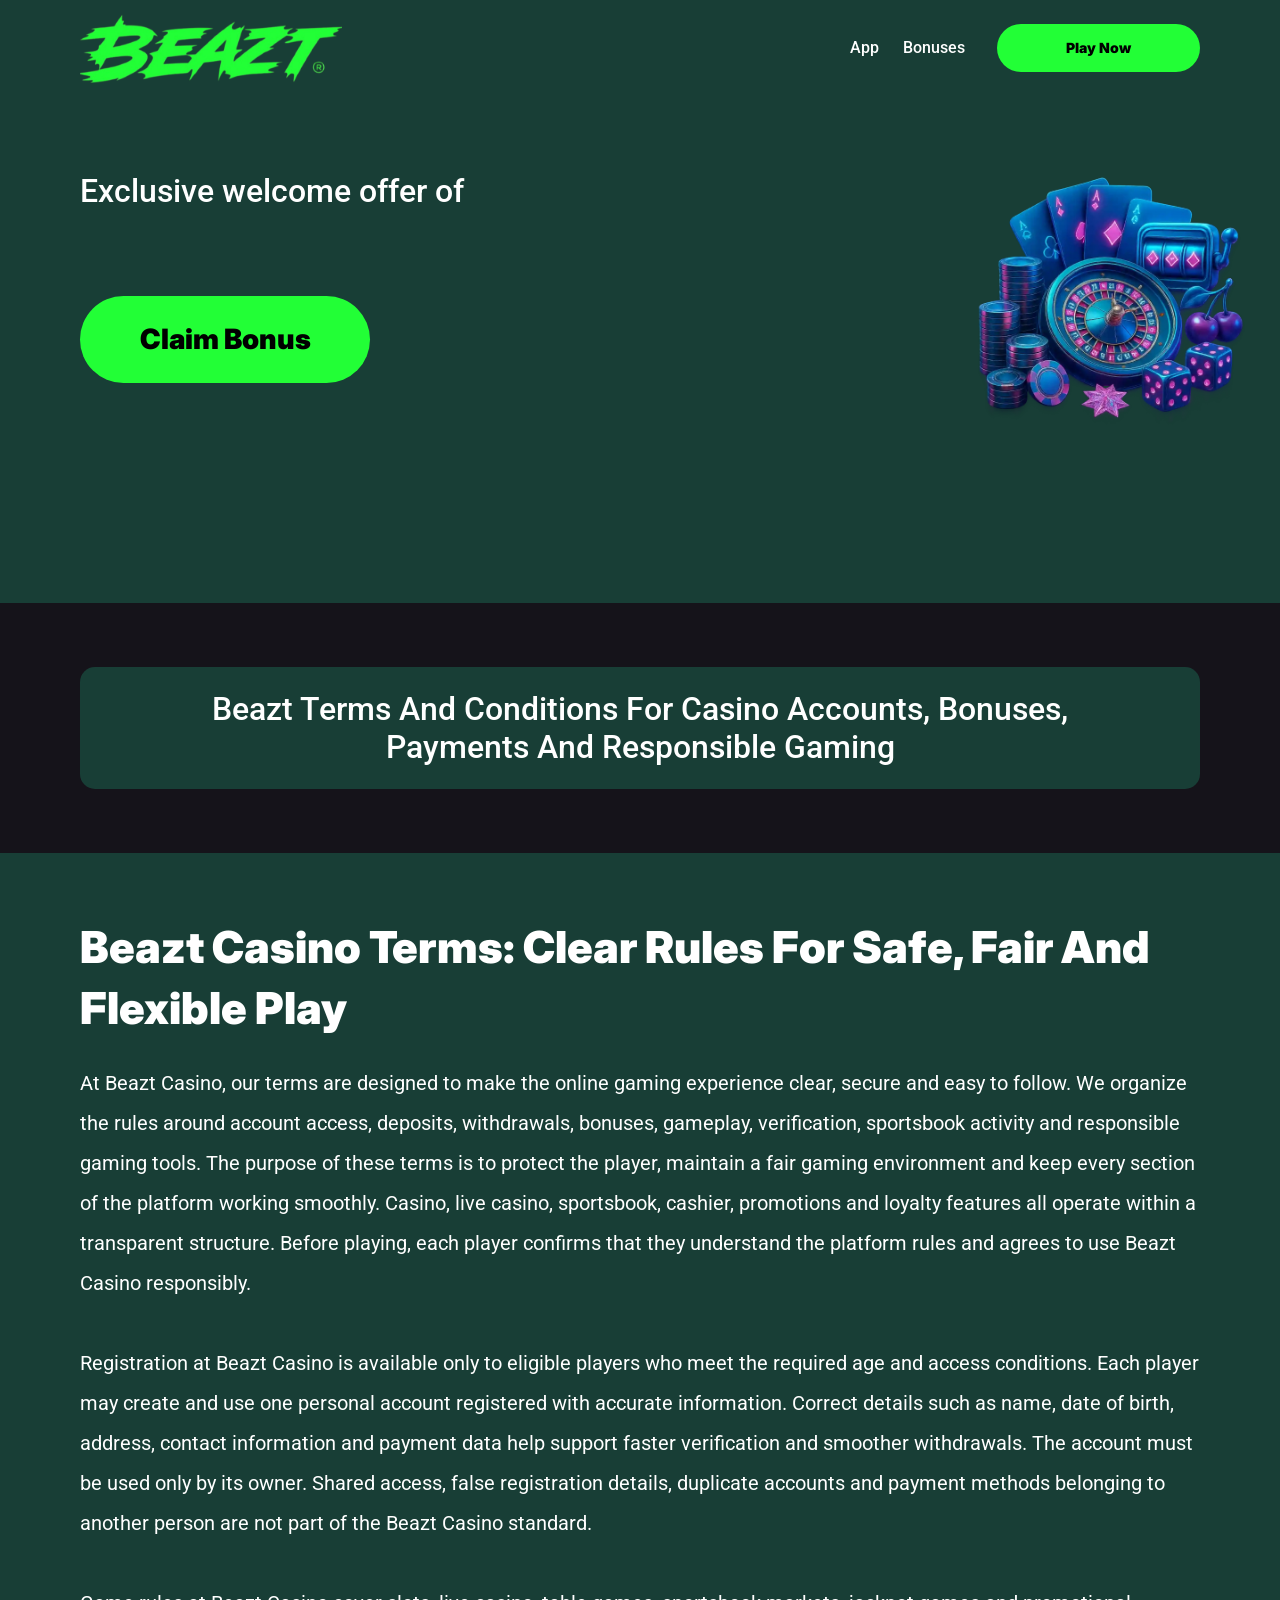
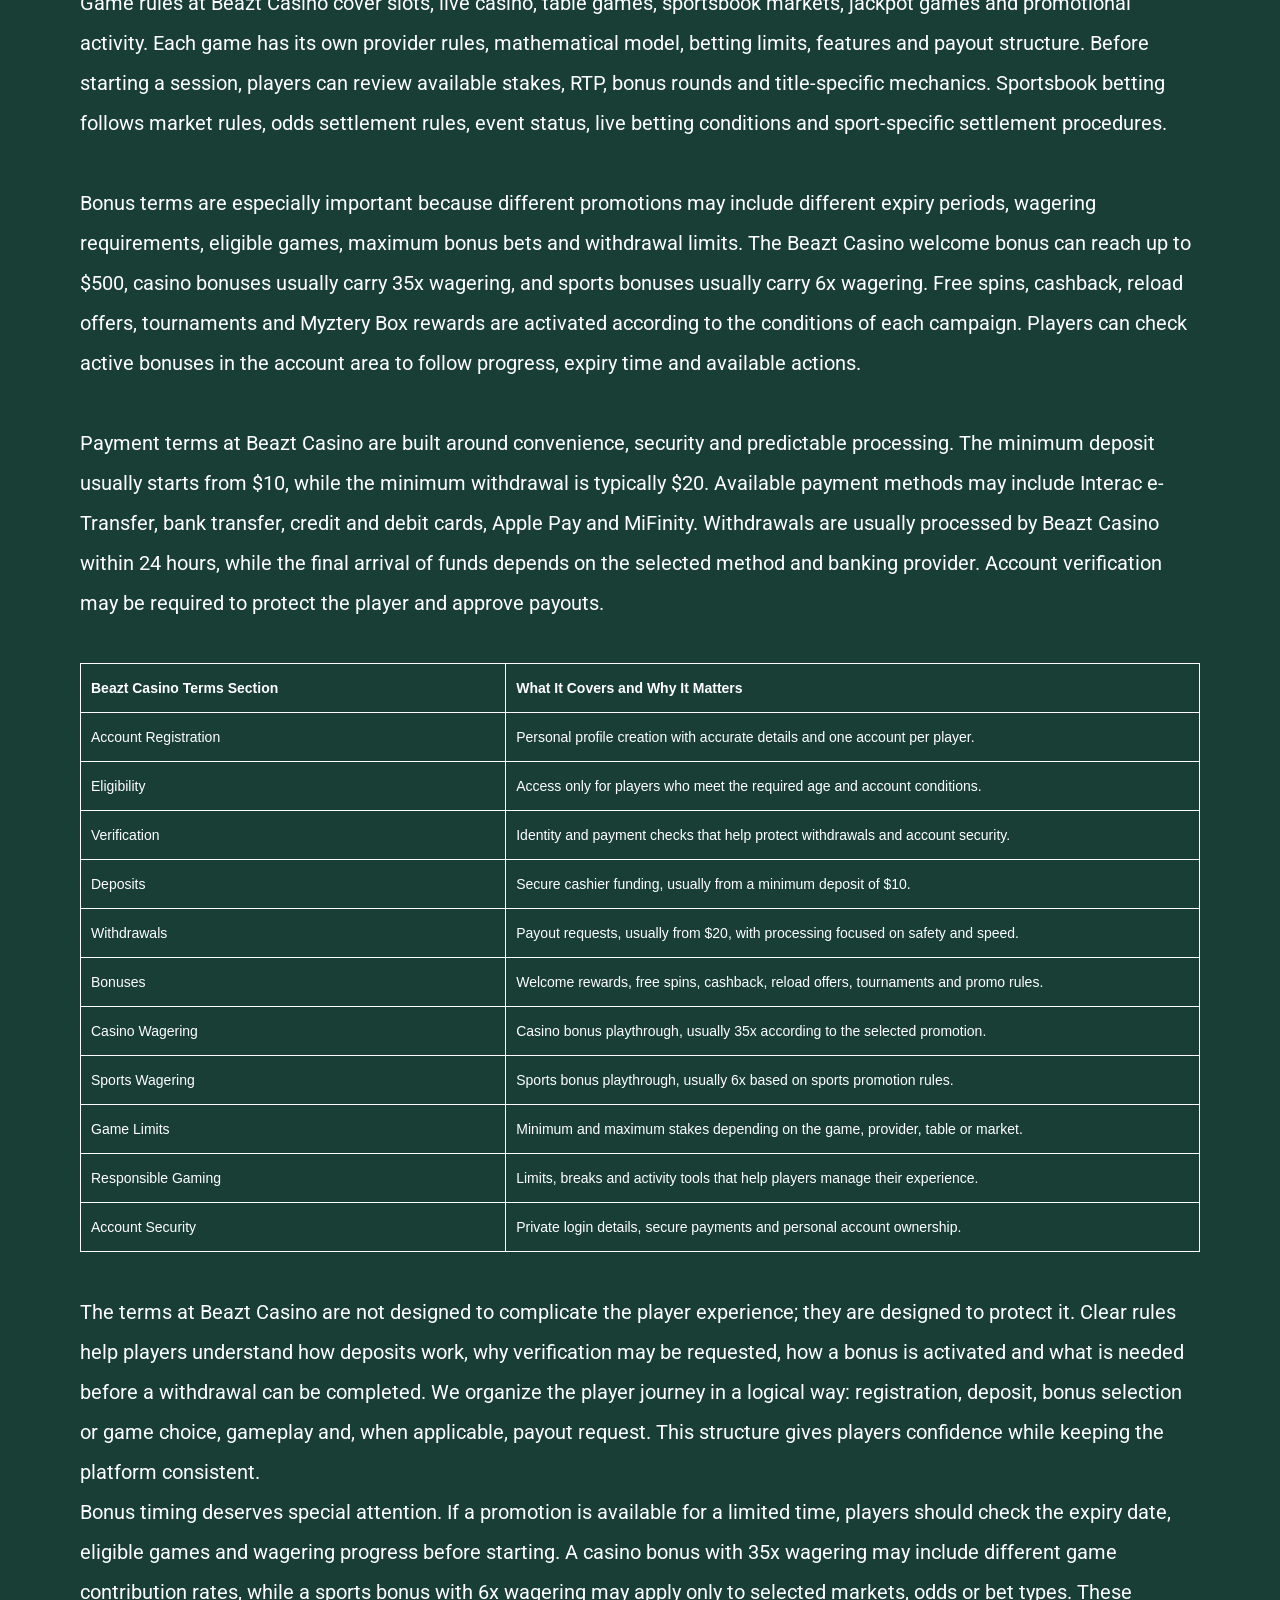
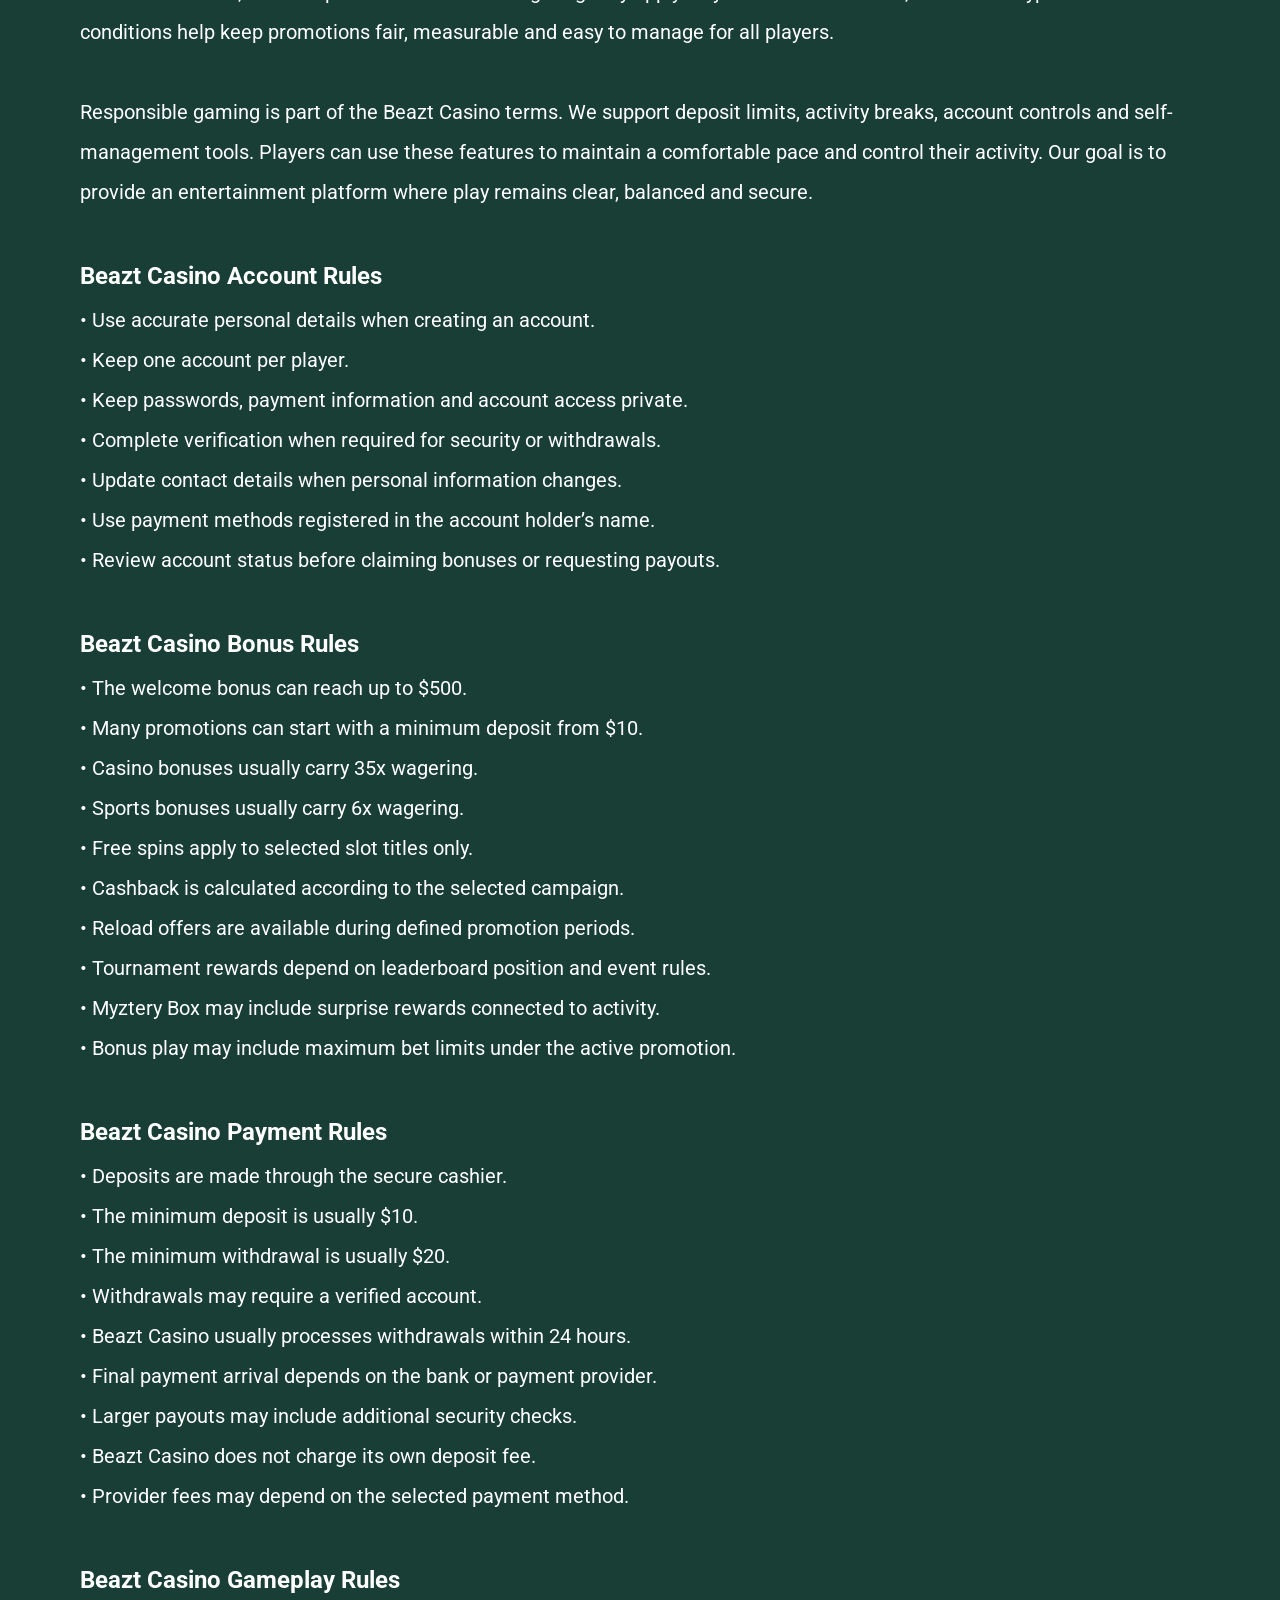
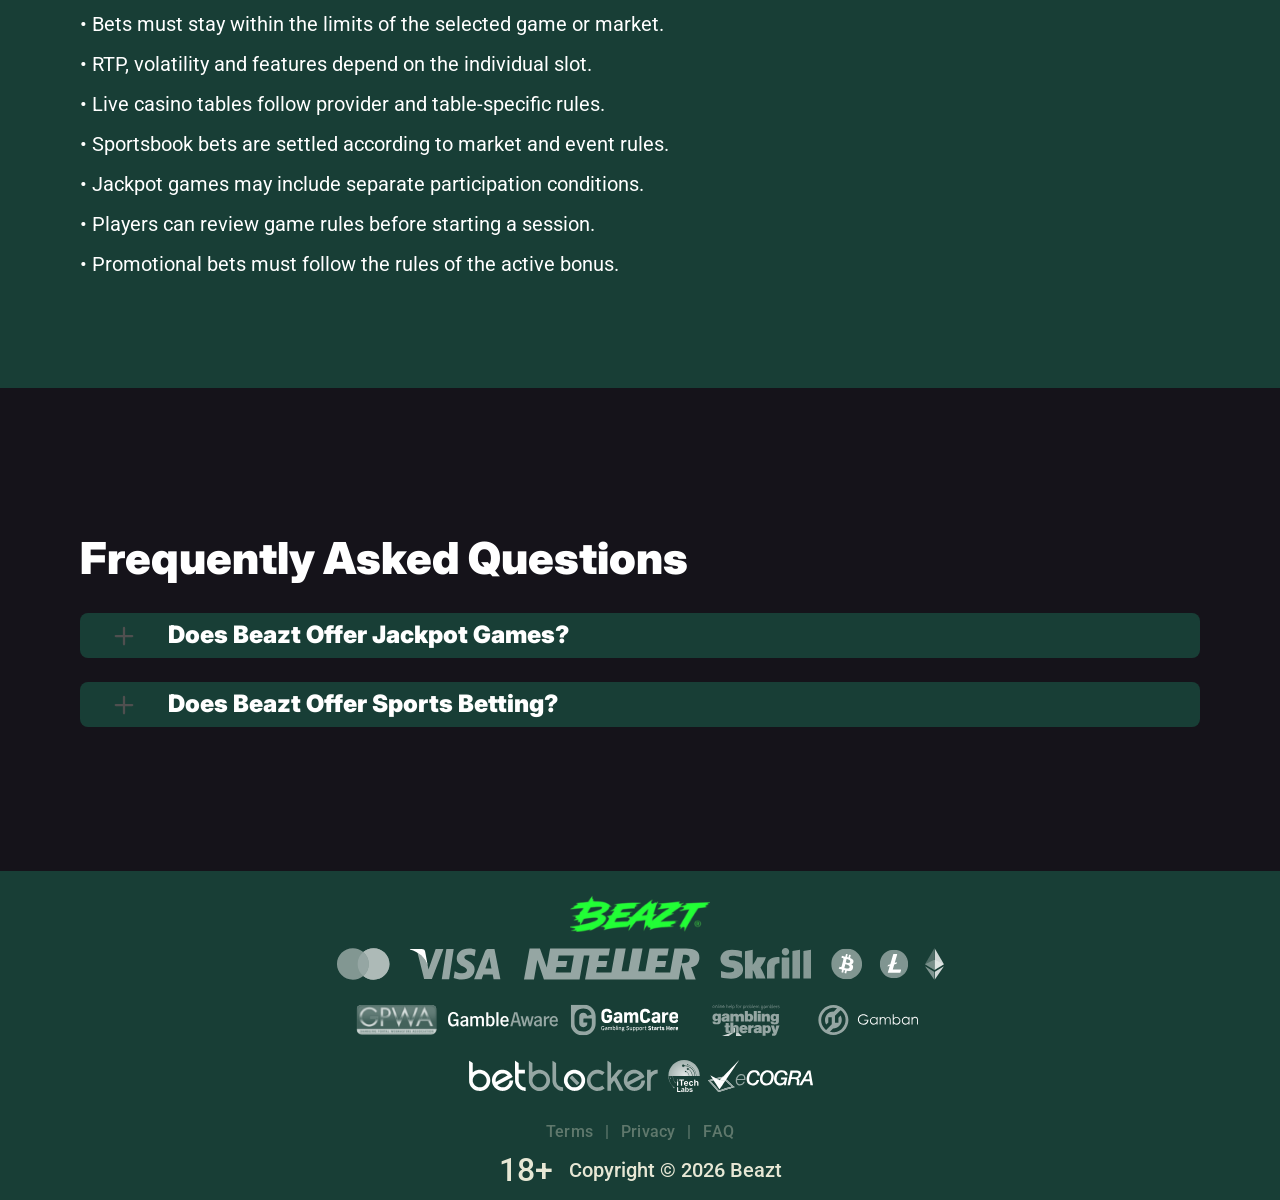
<file: terms.html>
<!DOCTYPE html>
<html lang="en">

<head>
    <meta charset="utf-8">

    <script src="./common.js"></script>
    <script src="./pages.js"></script>

    <link rel="manifest" href="./manifest.json">

    <link rel="preconnect" href="https://fonts.googleapis.com" />
    <link rel="preconnect" href="https://fonts.gstatic.com" crossorigin />
    <!-- Google Fonts -->
    <link
            href="https://fonts.googleapis.com/css2?family=Inter:wght@300;400;500;600;700&display=swap"
            rel="stylesheet"
    />

    <!-- Google Fonts -->
    <link
            href="https://fonts.googleapis.com/css2?family=Roboto:wght@300;400;500;600;700&display=swap"
            rel="stylesheet"
    />

    <meta name="viewport" content="width=device-width, initial-scale=1, minimum-scale=1, maximum-scale=2">
    <link rel="preload" as="image" href="_assets/images/1781253841-logo.svg" fetchpriority="high">
    <link rel="stylesheet" href="./normalize.css">
    <link rel="stylesheet" href="./index.css">
    <meta name="theme-color" content="">
    <title>Beazt Terms and Conditions | Casino Rules and Bonus Policies</title>
    <meta name="description"
          content="Read Beazt terms covering accounts, bonuses, wagering rules, payments, withdrawals, responsible gaming, and player requirements.">
    <link rel="canonical" href="https://beazt-online.com/terms">
    <meta property="og:title" content="Beazt Terms and Conditions | Casino Rules and Bonus Policies">
    <meta property="og:description"
          content="Read Beazt terms covering accounts, bonuses, wagering rules, payments, withdrawals, responsible gaming, and player requirements.">
    <meta property="og:url" content="https://beazt-online.com/terms">
    <meta property="og:site_name" content="Beazt Terms and Conditions | Casino Rules and Bonus Policies">
    <meta property="og:locale" content="en">
    <meta property="og:image" content="_assets/images/1781253833-main.webp">
    <meta property="og:image:width" content="1200">
    <meta property="og:image:height" content="630">
    <meta property="og:type" content="website">
    <meta name="twitter:card" content="summary_large_image">
    <meta name="twitter:site" content="beazt-online.com/terms">
    <meta name="twitter:title" content="Beazt Terms and Conditions | Casino Rules and Bonus Policies">
    <meta name="twitter:description"
          content="Read Beazt terms covering accounts, bonuses, wagering rules, payments, withdrawals, responsible gaming, and player requirements.">
    <meta name="twitter:image" content="_assets/images/1781253833-main.webp">
    <meta name="twitter:image:width" content="1200">
    <meta name="twitter:image:height" content="630">
    <link rel="icon" href="_assets/images/1781253835-favicon.svg" type="image/x-icon" sizes="16x16">
    <meta name="language" content="en">
    <link rel="apple-touch-icon" href="_assets/images/1781253812-favicon.svg" sizes="96x96">
    <link rel="icon" href="_assets/images/1781253812-favicon.svg" type="image/webp" sizes="192x192">

    <link rel="preload" href="_assets/images/1781253863-main.webp" as="image" fetchpriority="high">

</head>

<body>
<svg
        style="display: none"
        xmlns="http://www.w3.org/2000/svg"
        width="1em"
        height="1em"
        viewBox="0 0 256 256"
>
    <symbol id="minus-icon" viewBox="0 0 256 256">
        <path
                fill="#4f4f4f"
                d="M228 128a12 12 0 0 1-12 12H40a12 12 0 0 1 0-24h176a12 12 0 0 1 12 12"
        />
    </symbol>
</svg>

<svg
        style="display: none"
        xmlns="http://www.w3.org/2000/svg"
        width="1em"
        height="1em"
        viewBox="0 0 32 32"
>
    <symbol id="globe-icon" viewBox="0 0 32 32">
        <path
                fill="#22FF36"
                d="M32.032 16c0-8.501-6.677-15.472-15.072-15.969-0.173-0.019-0.346-0.032-0.523-0.032-0.052 0-0.104 0.005-0.156 0.007-0.093-0.002-0.186-0.007-0.281-0.007-8.84 0-16.032 7.178-16.032 16.001s7.192 16.001 16.032 16.001c0.094 0 0.188-0.006 0.281-0.008 0.052 0.002 0.104 0.008 0.156 0.008 0.176 0 0.349-0.012 0.523-0.032 8.395-0.497 15.072-7.468 15.072-15.969zM29.049 21.151c-0.551-0.16-1.935-0.507-4.377-0.794 0.202-1.381 0.313-2.84 0.313-4.357 0-1.196-0.069-2.354-0.197-3.469 3.094-0.37 4.45-0.835 4.54-0.867l-0.372-1.050c0.695 1.659 1.080 3.478 1.080 5.386 0 1.818-0.352 3.555-0.987 5.151zM8.921 16c0-1.119 0.074-2.212 0.21-3.263 1.621 0.127 3.561 0.222 5.839 0.243v6.939c-2.219 0.021-4.114 0.111-5.709 0.234-0.22-1.319-0.34-2.715-0.34-4.154zM16.967 2.132c2.452 0.711 4.552 4.115 5.492 8.628-1.512 0.12-3.332 0.209-5.492 0.229v-8.857zM14.971 2.156v8.832c-2.136-0.021-3.965-0.109-5.502-0.226 0.96-4.457 3.076-7.836 5.502-8.606zM14.971 21.913l0 7.929c-2.263-0.718-4.256-3.705-5.293-7.719 1.492-0.11 3.253-0.189 5.292-0.21zM16.967 29.868l-0-7.955c2.061 0.020 3.814 0.102 5.288 0.217-1.019 4.067-3 7.076-5.288 7.738zM16.967 19.92l0-6.939c2.291-0.021 4.218-0.118 5.818-0.25 0.131 1.053 0.203 2.147 0.203 3.268 0 1.442-0.116 2.84-0.329 4.16-1.575-0.128-3.462-0.219-5.692-0.24zM28.588 9.81c-0.302 0.094-1.564 0.453-4.094 0.751-0.564-2.998-1.584-5.561-2.91-7.412 3.048 1.325 5.535 3.697 7.005 6.661zM11.213 2.831c-1.632 1.873-2.963 4.568-3.691 7.754-2.265-0.245-3.623-0.534-4.166-0.665 1.585-3.27 4.407-5.836 7.856-7.088zM2.614 11.787c0.385 0.104 1.841 0.467 4.549 0.766-0.155 1.107-0.24 2.26-0.24 3.447 0 1.509 0.136 2.96 0.383 4.334-2.325 0.251-3.755 0.552-4.396 0.706-0.607-1.566-0.944-3.264-0.944-5.041 0-1.467 0.228-2.883 0.649-4.213zM3.784 22.886c0.727-0.154 2.029-0.39 3.956-0.591 0.759 2.803 1.993 5.175 3.473 6.874-3.16-1.148-5.79-3.398-7.429-6.282v0zM21.583 28.849c1.195-1.665 2.14-3.907 2.728-6.525 1.982 0.227 3.226 0.494 3.853 0.652-1.5 2.596-3.808 4.669-6.581 5.873z">
        </path>
    </symbol>
</svg>

<svg width="32" height="31" viewBox="0 0 32 31" fill="none" xmlns="http://www.w3.org/2000/svg">
    <symbol id="star-icon" viewBox="0 0 32 31">
        <path d="M10.0431 24.5932L15.8898 21.0667L21.7365 24.6396L20.2052 17.9577L25.3559 13.5031L18.5811 12.8999L15.8898 6.58913L13.1985 12.8535L6.42371 13.4567L11.5744 17.9577L10.0431 24.5932ZM15.8898 25.4285L8.187 30.0687C7.84672 30.2853 7.49096 30.3781 7.11975 30.3471C6.74853 30.3162 6.42371 30.1925 6.1453 29.9759C5.86688 29.7594 5.65034 29.489 5.49566 29.1648C5.34099 28.8406 5.31005 28.4768 5.40286 28.0734L7.44456 19.3034L0.623417 13.4103C0.314068 13.1319 0.121034 12.8145 0.0443157 12.4581C-0.0324028 12.1017 -0.00951111 11.754 0.112991 11.415C0.235493 11.0759 0.421103 10.7975 0.669819 10.5797C0.918536 10.362 1.25882 10.2227 1.69067 10.1621L10.6927 9.37327L14.1729 1.11366C14.3276 0.742438 14.5676 0.464023 14.8931 0.278414C15.2185 0.0928044 15.5507 0 15.8898 0C16.2288 0 16.5611 0.0928044 16.8865 0.278414C17.2119 0.464023 17.452 0.742438 17.6067 1.11366L21.0869 9.37327L30.0889 10.1621C30.522 10.224 30.8623 10.3632 31.1098 10.5797C31.3572 10.7963 31.5428 11.0747 31.6666 11.415C31.7903 11.7553 31.8138 12.1036 31.7371 12.46C31.6604 12.8163 31.4667 13.1331 31.1562 13.4103L24.335 19.3034L26.3767 28.0734C26.4695 28.4756 26.4386 28.8394 26.2839 29.1648C26.1292 29.4902 25.9127 29.7606 25.6343 29.9759C25.3559 30.1912 25.0311 30.315 24.6598 30.3471C24.2886 30.3793 23.9329 30.2865 23.5926 30.0687L15.8898 25.4285Z" fill="#22FF36"/>
    </symbol>
</svg>

<svg
        xmlns="http://www.w3.org/2000/svg"
        width="1em"
        height="1em"
        viewBox="0 0 256 256"
>
    <symbol id="plus-icon" viewBox="0 0 256 256">
        <path
                fill="#4f4f4f"
                d="M228 128a12 12 0 0 1-12 12h-76v76a12 12 0 0 1-24 0v-76H40a12 12 0 0 1 0-24h76V40a12 12 0 0 1 24 0v76h76a12 12 0 0 1 12 12"
        />
    </symbol>
</svg>

<svg
        width="33"
        height="32"
        viewBox="0 0 33 32"
        fill="none"
        xmlns="http://www.w3.org/2000/svg"
>
    <symbol id="play-icon" viewBox="0 0 33 32">
        <path
                d="M16.8334 0.0786133C7.9606 0.0786133 0.767578 7.20678 0.767578 15.9998C0.767578 24.7929 7.9606 31.921 16.8334 31.921C25.7061 31.921 32.8992 24.7929 32.8992 15.9998C32.8992 7.20678 25.7061 0.0786133 16.8334 0.0786133ZM22.3861 16.8438L14.3532 21.8192C14.1907 21.9197 14.0059 21.9703 13.821 21.9703C13.6536 21.9703 13.4859 21.929 13.3342 21.8454C13.015 21.67 12.8169 21.3372 12.8169 20.9752V11.0244C12.8169 10.6625 13.015 10.3296 13.3342 10.1543C13.6533 9.97788 14.0436 9.98857 14.3532 10.1805L22.3861 15.1559C22.6796 15.3381 22.858 15.6568 22.858 15.9998C22.858 16.3428 22.6796 16.6616 22.3861 16.8438Z"
                fill="#22FF36"
        />
    </symbol>
</svg>

<svg
        width="20"
        height="20"
        viewBox="0 0 20 20"
        fill="none"
        xmlns="http://www.w3.org/2000/svg"
>
    <symbol id="information-outline" viewBox="0 0 20 20">
        <path
                d="M9 7H11V5H9V7ZM10 18C5.59 18 2 14.41 2 10C2 5.59 5.59 2 10 2C14.41 2 18 5.59 18 10C18 14.41 14.41 18 10 18ZM10 0C8.68678 0 7.38642 0.258658 6.17317 0.761205C4.95991 1.26375 3.85752 2.00035 2.92893 2.92893C1.05357 4.8043 0 7.34784 0 10C0 12.6522 1.05357 15.1957 2.92893 17.0711C3.85752 17.9997 4.95991 18.7362 6.17317 19.2388C7.38642 19.7413 8.68678 20 10 20C12.6522 20 15.1957 18.9464 17.0711 17.0711C18.9464 15.1957 20 12.6522 20 10C20 8.68678 19.7413 7.38642 19.2388 6.17317C18.7362 4.95991 17.9997 3.85752 17.0711 2.92893C16.1425 2.00035 15.0401 1.26375 13.8268 0.761205C12.6136 0.258658 11.3132 0 10 0ZM9 15H11V9H9V15Z"
                fill="#ffffff"
        />
    </symbol>
</svg>

<div class="wrapper">
    <header class="header" id="top">
        <div class="headerBlock">
            <div class="headerLogoContainer"><a href="/" aria-label="Main page"><img class="header__logo logo"
                                                                                                     src="_assets/images/1781253841-logo.svg" alt="Beazt" /></a></div>

            <div class="navBlockMain">

                <!-- Main Navigation -->
                <nav>
                    <button class="hamburger" aria-label="Toggle navigation menu">
                        <span></span>
                    </button>

                    <ul class="nav__list nav__list--header">

                        <li><a href="index">index</a></li>
                        <li><a href="app">App</a></li>
                        <li><a href="bonuses">Bonuses</a></li>
                        <li><a href="terms">Terms</a></li>
                        <li><a href="privacy">Privacy</a></li>
                        <li><a href="faq">FAQ</a></li>

                    </ul>
                </nav>
                <!-- CTA buttons -->
                <div class="btn__list">

                    <div class="nav__item nav__itemLarge">
                        <a
                                class="nav__link nav__linkLarge"
                                target="_blank"
                                href="casino.html?id=example-offer-id"
                                aria-label="Play Now"
                                id="navPlayNow"
                        >
                            Play Now
                        </a>
                    </div>
                </div>
            </div>
        </div>
    </header>
    <main class="main">
        <section class="heroContainer">
            <div class="hero">
                <div class="heroBlock block">
                    <div class="heroGroup">
                        <div class="heroTextGroup">
                            <p class="heroText heroTextDesktop">Exclusive welcome offer of</p>
                            <p class="heroText heroTextMobile">Exclusive welcome bonus of</p>
                            <p class="heroText heroTextBonus" id="bonusText"></p>
                        </div><a target="_blank" class="heroLink" id="bonusLink" href="/" aria-label="Play game"><span
                            class="heroButton btn btn--large">Claim Bonus</span></a>
                    </div>
                </div>
            </div>
            <div class="heroUnder">
                <h1 class="heroText heroMainTitle">Beazt Terms and Conditions for Casino Accounts, Bonuses, Payments and Responsible Gaming</h1>
            </div>
        </section>
        <div class="historyCircleContainer">
            <section class="history">
                <div class="container">
                    <div class="historyBlock block">
                        <h2 class="historyTitle title">Beazt Casino Terms: Clear Rules for Safe, Fair and Flexible Play</h2>
                        <div class="historyDescription">

<p>
At Beazt Casino, our terms are designed to make the online gaming experience clear, secure and easy to follow. We organize the rules around account access, deposits, withdrawals, bonuses, gameplay, verification, sportsbook activity and responsible gaming tools. The purpose of these terms is to protect the player, maintain a fair gaming environment and keep every section of the platform working smoothly. Casino, live casino, sportsbook, cashier, promotions and loyalty features all operate within a transparent structure. Before playing, each player confirms that they understand the platform rules and agrees to use Beazt Casino responsibly.
</p>
<br>
<p>
Registration at Beazt Casino is available only to eligible players who meet the required age and access conditions. Each player may create and use one personal account registered with accurate information. Correct details such as name, date of birth, address, contact information and payment data help support faster verification and smoother withdrawals. The account must be used only by its owner. Shared access, false registration details, duplicate accounts and payment methods belonging to another person are not part of the Beazt Casino standard.
</p>
<br>
<p>
Game rules at Beazt Casino cover slots, live casino, table games, sportsbook markets, jackpot games and promotional activity. Each game has its own provider rules, mathematical model, betting limits, features and payout structure. Before starting a session, players can review available stakes, RTP, bonus rounds and title-specific mechanics. Sportsbook betting follows market rules, odds settlement rules, event status, live betting conditions and sport-specific settlement procedures.
</p>
<br>
<p>
Bonus terms are especially important because different promotions may include different expiry periods, wagering requirements, eligible games, maximum bonus bets and withdrawal limits. The Beazt Casino welcome bonus can reach up to $500, casino bonuses usually carry 35x wagering, and sports bonuses usually carry 6x wagering. Free spins, cashback, reload offers, tournaments and Myztery Box rewards are activated according to the conditions of each campaign. Players can check active bonuses in the account area to follow progress, expiry time and available actions.
</p>
<br>
<p>
Payment terms at Beazt Casino are built around convenience, security and predictable processing. The minimum deposit usually starts from $10, while the minimum withdrawal is typically $20. Available payment methods may include Interac e-Transfer, bank transfer, credit and debit cards, Apple Pay and MiFinity. Withdrawals are usually processed by Beazt Casino within 24 hours, while the final arrival of funds depends on the selected method and banking provider. Account verification may be required to protect the player and approve payouts.
</p>

<br>

<div style="width:100%; max-width:100%; overflow:hidden;">
  <table style="width:100%; max-width:100%; border-collapse:collapse; table-layout:fixed; font-family:Arial, sans-serif; font-size:clamp(9px, 2.2vw, 14px); color:#ffffff; background:transparent;">
    <tr>
      <th style="width:38%; border:1px solid #ffffff; padding:clamp(5px, 1.5vw, 10px); text-align:left; vertical-align:top; color:#ffffff; background:transparent; word-break:break-word;">
        Beazt Casino Terms Section
      </th>
      <th style="width:62%; border:1px solid #ffffff; padding:clamp(5px, 1.5vw, 10px); text-align:left; vertical-align:top; color:#ffffff; background:transparent; word-break:break-word;">
        What It Covers and Why It Matters
      </th>
    </tr>
    <tr>
      <td style="border:1px solid #ffffff; padding:clamp(5px, 1.5vw, 10px); vertical-align:top; color:#ffffff; background:transparent; word-break:break-word;">Account Registration</td>
      <td style="border:1px solid #ffffff; padding:clamp(5px, 1.5vw, 10px); vertical-align:top; color:#ffffff; background:transparent; word-break:break-word;">Personal profile creation with accurate details and one account per player.</td>
    </tr>
    <tr>
      <td style="border:1px solid #ffffff; padding:clamp(5px, 1.5vw, 10px); vertical-align:top; color:#ffffff; background:transparent; word-break:break-word;">Eligibility</td>
      <td style="border:1px solid #ffffff; padding:clamp(5px, 1.5vw, 10px); vertical-align:top; color:#ffffff; background:transparent; word-break:break-word;">Access only for players who meet the required age and account conditions.</td>
    </tr>
    <tr>
      <td style="border:1px solid #ffffff; padding:clamp(5px, 1.5vw, 10px); vertical-align:top; color:#ffffff; background:transparent; word-break:break-word;">Verification</td>
      <td style="border:1px solid #ffffff; padding:clamp(5px, 1.5vw, 10px); vertical-align:top; color:#ffffff; background:transparent; word-break:break-word;">Identity and payment checks that help protect withdrawals and account security.</td>
    </tr>
    <tr>
      <td style="border:1px solid #ffffff; padding:clamp(5px, 1.5vw, 10px); vertical-align:top; color:#ffffff; background:transparent; word-break:break-word;">Deposits</td>
      <td style="border:1px solid #ffffff; padding:clamp(5px, 1.5vw, 10px); vertical-align:top; color:#ffffff; background:transparent; word-break:break-word;">Secure cashier funding, usually from a minimum deposit of $10.</td>
    </tr>
    <tr>
      <td style="border:1px solid #ffffff; padding:clamp(5px, 1.5vw, 10px); vertical-align:top; color:#ffffff; background:transparent; word-break:break-word;">Withdrawals</td>
      <td style="border:1px solid #ffffff; padding:clamp(5px, 1.5vw, 10px); vertical-align:top; color:#ffffff; background:transparent; word-break:break-word;">Payout requests, usually from $20, with processing focused on safety and speed.</td>
    </tr>
    <tr>
      <td style="border:1px solid #ffffff; padding:clamp(5px, 1.5vw, 10px); vertical-align:top; color:#ffffff; background:transparent; word-break:break-word;">Bonuses</td>
      <td style="border:1px solid #ffffff; padding:clamp(5px, 1.5vw, 10px); vertical-align:top; color:#ffffff; background:transparent; word-break:break-word;">Welcome rewards, free spins, cashback, reload offers, tournaments and promo rules.</td>
    </tr>
    <tr>
      <td style="border:1px solid #ffffff; padding:clamp(5px, 1.5vw, 10px); vertical-align:top; color:#ffffff; background:transparent; word-break:break-word;">Casino Wagering</td>
      <td style="border:1px solid #ffffff; padding:clamp(5px, 1.5vw, 10px); vertical-align:top; color:#ffffff; background:transparent; word-break:break-word;">Casino bonus playthrough, usually 35x according to the selected promotion.</td>
    </tr>
    <tr>
      <td style="border:1px solid #ffffff; padding:clamp(5px, 1.5vw, 10px); vertical-align:top; color:#ffffff; background:transparent; word-break:break-word;">Sports Wagering</td>
      <td style="border:1px solid #ffffff; padding:clamp(5px, 1.5vw, 10px); vertical-align:top; color:#ffffff; background:transparent; word-break:break-word;">Sports bonus playthrough, usually 6x based on sports promotion rules.</td>
    </tr>
    <tr>
      <td style="border:1px solid #ffffff; padding:clamp(5px, 1.5vw, 10px); vertical-align:top; color:#ffffff; background:transparent; word-break:break-word;">Game Limits</td>
      <td style="border:1px solid #ffffff; padding:clamp(5px, 1.5vw, 10px); vertical-align:top; color:#ffffff; background:transparent; word-break:break-word;">Minimum and maximum stakes depending on the game, provider, table or market.</td>
    </tr>
    <tr>
      <td style="border:1px solid #ffffff; padding:clamp(5px, 1.5vw, 10px); vertical-align:top; color:#ffffff; background:transparent; word-break:break-word;">Responsible Gaming</td>
      <td style="border:1px solid #ffffff; padding:clamp(5px, 1.5vw, 10px); vertical-align:top; color:#ffffff; background:transparent; word-break:break-word;">Limits, breaks and activity tools that help players manage their experience.</td>
    </tr>
    <tr>
      <td style="border:1px solid #ffffff; padding:clamp(5px, 1.5vw, 10px); vertical-align:top; color:#ffffff; background:transparent; word-break:break-word;">Account Security</td>
      <td style="border:1px solid #ffffff; padding:clamp(5px, 1.5vw, 10px); vertical-align:top; color:#ffffff; background:transparent; word-break:break-word;">Private login details, secure payments and personal account ownership.</td>
    </tr>
  </table>
</div>

<br>

<p>
The terms at Beazt Casino are not designed to complicate the player experience; they are designed to protect it. Clear rules help players understand how deposits work, why verification may be requested, how a bonus is activated and what is needed before a withdrawal can be completed. We organize the player journey in a logical way: registration, deposit, bonus selection or game choice, gameplay and, when applicable, payout request. This structure gives players confidence while keeping the platform consistent.
</p>

<p>
Bonus timing deserves special attention. If a promotion is available for a limited time, players should check the expiry date, eligible games and wagering progress before starting. A casino bonus with 35x wagering may include different game contribution rates, while a sports bonus with 6x wagering may apply only to selected markets, odds or bet types. These conditions help keep promotions fair, measurable and easy to manage for all players.
</p>
<br>
<p>
Responsible gaming is part of the Beazt Casino terms. We support deposit limits, activity breaks, account controls and self-management tools. Players can use these features to maintain a comfortable pace and control their activity. Our goal is to provide an entertainment platform where play remains clear, balanced and secure.
</p>

<br>

<h3 style = "font-weight: bold; font-size: 24px;">
Beazt Casino Account Rules
</h3>
<ul>
            <li>• Use accurate personal details when creating an account.</li>
            <li>• Keep one account per player.</li>
            <li>• Keep passwords, payment information and account access private.</li>
            <li>• Complete verification when required for security or withdrawals.</li>
            <li>• Update contact details when personal information changes.</li>
            <li>• Use payment methods registered in the account holder’s name.</li>
            <li>• Review account status before claiming bonuses or requesting payouts.</li>
        </ul><br>

<h3 style = "font-weight: bold; font-size: 24px;">
Beazt Casino Bonus Rules
</h3>
<ul>
            <li>• The welcome bonus can reach up to $500.</li>
            <li>• Many promotions can start with a minimum deposit from $10.</li>
            <li>• Casino bonuses usually carry 35x wagering.</li>
            <li>• Sports bonuses usually carry 6x wagering.</li>
            <li>• Free spins apply to selected slot titles only.</li>
            <li>• Cashback is calculated according to the selected campaign.</li>
            <li>• Reload offers are available during defined promotion periods.</li>
            <li>• Tournament rewards depend on leaderboard position and event rules.</li>
            <li>• Myztery Box may include surprise rewards connected to activity.</li>
            <li>• Bonus play may include maximum bet limits under the active promotion.</li>
        </ul><br>

<h3 style = "font-weight: bold; font-size: 24px;">
Beazt Casino Payment Rules
</h3>
<ul>
            <li>• Deposits are made through the secure cashier.</li>
            <li>• The minimum deposit is usually $10.</li>
            <li>• The minimum withdrawal is usually $20.</li>
            <li>• Withdrawals may require a verified account.</li>
            <li>• Beazt Casino usually processes withdrawals within 24 hours.</li>
            <li>• Final payment arrival depends on the bank or payment provider.</li>
            <li>• Larger payouts may include additional security checks.</li>
            <li>• Beazt Casino does not charge its own deposit fee.</li>
            <li>• Provider fees may depend on the selected payment method.</li>
        </ul><br>

<h3 style = "font-weight: bold; font-size: 24px;">
Beazt Casino Gameplay Rules
</h3>
<ul>
            <li>• Bets must stay within the limits of the selected game or market.</li>
            <li>• RTP, volatility and features depend on the individual slot.</li>
            <li>• Live casino tables follow provider and table-specific rules.</li>
            <li>• Sportsbook bets are settled according to market and event rules.</li>
            <li>• Jackpot games may include separate participation conditions.</li>
            <li>• Players can review game rules before starting a session.</li>
            <li>• Promotional bets must follow the rules of the active bonus.</li>
        </ul><br></div>
                    </div>
                </div>
            </section>
        </div>
        <section class="faq">
            <div class="container">
                <div class="faqBlock block">
                    <h2 class="faqTitle title"><span>Frequently Asked Questions</span></h2>
                    <div class="faqGroup"><input class="faqInput" type="checkbox" id="does_beazt_offer_jackpot_games"/><label
                            class="faqLabel" for="does_beazt_offer_jackpot_games">

                        <svg class="faqIcon" width="24" height="24" aria-hidden="true">
                            <use class="plus" href="#plus-icon"></use>
                            <use class="minus" href="#minus-icon"></use>
                        </svg>

                        <span class="gradientContainer"> Does Beazt offer jackpot games? </span></label>
                        <div class="faqContent">
                            <p>Yes, jackpot games are available as part of our casino lobby.</p>
                        </div>
                    </div>
                    <div class="faqGroup"><input class="faqInput" type="checkbox" id="does_beazt_offer_sports_betting"/><label
                            class="faqLabel" for="does_beazt_offer_sports_betting">

                        <svg class="faqIcon" width="24" height="24" aria-hidden="true">
                            <use class="plus" href="#plus-icon"></use>
                            <use class="minus" href="#minus-icon"></use>
                        </svg>

                        <span class="gradientContainer"> Does Beazt offer sports betting? </span></label>
                        <div class="faqContent">
                            <p>Yes, our platform includes sports betting options alongside casino entertainment.</p>
                        </div>
                    </div>
                </div>
            </div>
        </section>
    </main>
</div>

<footer class="footer">
    <div class="footerContainer">
        <div class="footerTop">
            <div class="footerLogoContainer"><a href="https://beazt-online.com/terms" aria-label="Main page"><img class="footer__logo"
                                                                                                     src="_assets/images/1781253849-logo.svg" alt="" width="140"
                                                                                                     height="48" /></a></div>
            <div class="footerPay">
                <div class="payBlock"><img class="payElementGrey"
                                           src="./assets/images/footer/payment/masterCard.svg" alt="MasterCard" /><img
                        class="payElementColor" src="./assets/images/footer/payment/masterCard--color.svg"
                        alt="MasterCard" title="MasterCard in Beazt" /></div>
                <div class="payBlock"><img class="payElementGrey" src="./assets/images/footer/payment/visa.svg"
                                           alt="Visa" /><img class="payElementColor"
                                                             src="./assets/images/footer/payment/visa--color.svg" alt="Visa" title="Visa in Beazt" /></div>
                <div class="payBlock"><img class="payElementGrey" src="./assets/images/footer/payment/neteller.svg"
                                           alt="Neteller" /><img class="payElementColor"
                                                                 src="./assets/images/footer/payment/neteller--color.svg" alt="Neteller" title="Neteller in Beazt" /></div>
                <div class="payBlock"><img class="payElementGrey" src="./assets/images/footer/payment/skrill.svg"
                                           alt="Skrill" /><img class="payElementColor"
                                                               src="./assets/images/footer/payment/skrill--color.svg" alt="Skrill" title="Skrill in Beazt" /></div>
                <div class="payBlock"><img class="payElementGrey" src="./assets/images/footer/payment/bitcoin.svg"
                                           alt="Bitcoin" /><img class="payElementColor"
                                                                src="./assets/images/footer/payment/bitcoin--color.svg" alt="Bitcoin" title="Bitcoin in Beazt" /></div>
                <div class="payBlock"><img class="payElementGrey" src="./assets/images/footer/payment/litecoin.svg"
                                           alt="Litecoin" /><img class="payElementColor"
                                                                 src="./assets/images/footer/payment/litecoin--color.svg" alt="Litecoin" title="Litecoin in Beazt" /></div>
                <div class="payBlock"><img class="payElementGrey" src="./assets/images/footer/payment/ethereum.svg"
                                           alt="Etherium" /><img class="payElementColor"
                                                                 src="./assets/images/footer/payment/ethereum--color.svg" alt="Etherium" title="Etherium in Beazt" /></div>
            </div>
        </div>
        <div class="footerMiddle">
            <div class="footerOperator">
                <div class="operatorBlock"><img class="operatorElementGrey"
                                                src="./assets/images/footer/operator/gpwa.svg" alt="GPWA" /><img
                        class="operatorElementColor" src="./assets/images/footer/operator/gpwa--color.svg"
                        alt="GPWA" title="GPWA in Beazt" /></div>
                <div class="operatorBlock"><img class="operatorElementGrey"
                                                src="./assets/images/footer/operator/gambleaware.svg" alt="Gamble Aware" /><img
                        class="operatorElementColor" src="./assets/images/footer/operator/gambleaware--color.svg"
                        alt="Gamble Aware" title="Gamble Aware in Beazt" /></div>
                <div class="operatorBlock"><img class="operatorElementGrey"
                                                src="./assets/images/footer/operator/gamcare.svg" alt="Game care" /><img
                        class="operatorElementColor" src="./assets/images/footer/operator/gamcare--color.svg"
                        alt="Game care" title="Game care in Beazt" /></div>
                <div class="operatorBlock"><img class="operatorElementGrey"
                                                src="./assets/images/footer/operator/gambling-therapy.svg" alt="Gambling Therapy" /><img
                        class="operatorElementColor"
                        src="./assets/images/footer/operator/gambling-therapy--color.svg" alt="Gambling Therapy" title="Gambling Therapy in Beazt" />
                </div>
                <div class="operatorBlock"><img class="operatorElementGrey"
                                                src="./assets/images/footer/operator/gamban.svg" alt="Gamban" /><img
                        class="operatorElementColor" src="./assets/images/footer/operator/gamban--color.svg"
                        alt="Gamban" title="Gamban in Beazt" /></div>
                <div class="operatorBlock"><img class="operatorElementGrey"
                                                src="./assets/images/footer/operator/betblocker.svg" alt="BetBlocker" /><img
                        class="operatorElementColor" src="./assets/images/footer/operator/betblocker--color.svg"
                        alt="BetBlocker" title="BetBlocker in Beazt" /></div>
                <div class="operatorBlock"><img class="operatorElementGrey"
                                                src="./assets/images/footer/operator/itech_labs.svg" alt="ITech Labs" /><img
                        class="operatorElementColor" src="./assets/images/footer/operator/itech_labs--color.svg"
                        alt="ITech Labs" title="ITech Labs in Beazt" /></div>
                <div class="operatorBlock"><img class="operatorElementGrey"
                                                src="./assets/images/footer/operator/ecogra.svg" alt="Ecogra" /><img
                        class="operatorElementColor" src="./assets/images/footer/operator/ecogra--color.svg"
                        alt="Ecogra" title="Ecogra in Beazt" /></div>
            </div>
        </div>
        <div class="footerNavBlock">
            <nav>
                <ul class="nav__list--footer">

                    <li class="footer__navItem"><a href="index">index</a></li>
                    <li class="footer__navItem"><a href="app">App</a></li>
                    <li class="footer__navItem"><a href="bonuses">Bonuses</a></li>
                    <li class="footer__navItem"><a href="terms">Terms</a></li>
                    <li class="footer__navItem"><a href="privacy">Privacy</a></li>
                    <li class="footer__navItem"><a href="faq">FAQ</a></li>

                </ul>
            </nav>
        </div>
        <div class="footerBottom">
            <div class="footerBottomGroup">
                <p class="footerBottomAge">18+</p>
                <p class="footerBottomCopyright">Copyright © <span class="js-current-year"></span> Beazt </p>
            </div>
        </div>
    </div>
</footer>

<script>
    var playButtonName = "#play-icon";
    var informationOutlineName =
        "#information-outline";
    var topCasinoButtonText = "Claim Bonus";
    var welcomeBonusText = "Welcome bonus";
    var bonusDetailsButtonText = "";
    var playNowText = "";
    var maximumAmountText = "";
    var wagerText = "";
    var bonusCodeText = "";
    var depositText = "";
    var casinoName = "Beazt";
</script>

</body>
</html>
</file>
<file: index.css>
.main,.wrapper{width:100%;display:flex;position:relative}.btn,.main,.wrapper{position:relative}.btn,.not-found-title,.subtitle,.title{font-family:var(--accent-font);font-weight:900}.btn,.nav__item,.subtitle,.title{font-weight:900}.operatorElementGrey,.payElementGrey{mix-blend-mode:screen}.btn,.heroTitle,.subtitle,.title{text-transform:capitalize}.casinoCard,.heroTitle,.nav__list,.nav__list--footer{letter-spacing:0}.cardName,.casinoCard,.loader-body,.not-found-content{text-align:center}.bonusDetailsImage,.cardImage{filter:drop-shadow(0 .125rem .125rem rgb(0 0 0 / .75))}.btn:hover,.gameContainer:hover,.nav__item:hover{transform:scale(1.1)}.btn:hover,.faqLabel:hover,.gradientContainer:hover,.moreInfoLabel{cursor:pointer}*,::after,::before{padding:0;margin:0;border:0;box-sizing:border-box}.btn,.btn--large{border-radius:6.25rem;line-height:1.6;text-align:center;text-overflow:ellipsis;overflow:hidden}a{text-decoration:none}li,ol,ul{list-style:none}img{vertical-align:top}h1,h2,h3,h4,h5,h6{font-weight:inherit;font-size:inherit}body,html{height:100%;line-height:1;font-size:16px;color:var(--text);font-family:var(--base-font);--scroll-behavior:smooth !important;scroll-behavior:smooth!important}body.overflow{overflow:hidden}.wrapper{min-height:100%;flex-direction:column;overflow-x:hidden}.container{max-width:90rem;margin:0 auto}.main{flex:1 1 auto;flex-direction:column;background:var(--main-bg)}.block{margin:0 auto;max-width:70rem;padding:0}.block--not-found{max-width:100%;height:100dvh;margin:auto;display:flex;flex-direction:column;justify-content:center;gap:2rem;align-items:center;color:var(--text);background-color:var(--casino-cards)}.btn,.loader-body{justify-content:center;display:flex}.not-found-title{font-size:4rem;color:var(--welcome-bonus-text)}.btn,.btn a{color:var(--button-text)}.not-found-content{font-size:1.5rem;margin:.3125rem;color:var(--text)}.block--not-found button{margin-top:1.875rem}.btn{width:13.625rem;height:3.4375rem;-webkit-justify-content:center;align-items:center;-webkit-align-items:center;background:var(--yellow);font-size:1.25rem;transition:0.2s;box-shadow:inset 0 0 0 .125rem transparent,0 0 0 .125rem #fff0}.btn--large{width:17.5rem;height:5.4375rem;font-size:1.75rem;gap:6.25rem;box-shadow:inset 0 0 0 .1875rem #fff0,0 .125rem 0 0 #fff0;background:var(--yellow-button);color:var(--main-button-text)}.btn--medium{width:13rem;height:3.25rem;font-size:1.25rem;line-height:1.6}.content,.subtitle,.title{line-height:1.39;color:var(--text)}.btn--small{width:9.125rem}.title{font-size:2.75rem}.title span{color:var(--text)}.subtitle{font-size:2.5rem}.content{font-family:var(--base-font);font-size:1.25rem}.logo{width:100%;height:auto}.heroTitle,.nav__item{font-family:var(--accent-font)}.nav__select__container{cursor:pointer;scale:1!important;transform:scale(1)!important}.nav__select{background:var(--bg);color:var(--lang-select-color);text-transform:uppercase;cursor:pointer}:root{--accent-font:'Inter', sans-serif;--base-font:'Roboto', sans-serif;--welcome-bonus-font:'', sans-serif;--lang-select-color:#222829;--bg:#183E36;--bg-light:#183E36;--main-bg:#15131A;--text:#ffffff;--text-black:#ffffff;--table-head:#25ac61;--text-head:#ffffff;--hero-title-text:#222829;--yellow:#4f4f4f;--yellow-button:#22FF36;--welcome-bonus-bg:#183E36;--button-text:#22FF36;--main-button-text:#000000;--border-color:#efefdc;--casino-cards:#183E36;--welcome-bonus-text:#fb333d;--bonus-border-head:#efefdc;--bonus-border:#000033;--pay-back:;--providers-back:#183E36;--faq-label:#183E36;--bg-footer:#183E36;--copyright:#e7e7d5;--link-hover:#ffffff;--icon-color:;--top-games-hover-fg:#deeadf;--text-link-footer:#000057}.loader-body{width:100%;height:100vh;align-content:center;transition:0.5s;align-items:center;background-color:var(--casino-cards)}.header,.nav__item{justify-content:center;display:flex}.loader__img{width:7.5rem;height:7.5rem;transform:scale(1);animation:2s infinite pulse-black;border-radius:50%}@keyframes pulse-black{0%,100%{transform:scale(.8);box-shadow:0 0 0 1.25rem var(--yellow)}70%{transform:scale(1);box-shadow:0 0 0 .625rem #fff0}}.loader{width:6.25rem;height:6.25rem;border:.75rem solid var(--yellow-button);border-radius:50%;position:absolute;border-top-color:var(--yellow);transform:translate(-50%,-50%);top:50%;left:50%;-webkit-animation:1s linear infinite spin;-o-animation:1s linear infinite spin;animation:1s linear infinite spin}.loader-body.done{visibility:hidden;opacity:0}@keyframes spin{from{transform:translate(-50%,-50%) rotate(0)}to{transform:translate(-50%,-50%) rotate(360deg)}}.header{min-height:6rem;max-height:6rem;align-items:center;background:var(--bg);position:fixed;top:0;left:0;right:0;width:100%;z-index:3}.headerBlock{width:100%;max-width:90rem;height:100%;display:flex;gap:.625rem;align-items:center;justify-content:space-between;padding:1.5rem 10rem}.headerLogoContainer{height:100%;max-width:8.75rem;width:8.75rem;margin-left:0;display:flex}.headerLogoContainer a{margin:auto;width:100%}.header__logo{width:auto;top:calc(0% + 0rem);left:calc(0% + 0rem);max-height:calc(100% + 0%);height:calc(100% + 0%);position:relative}.nav__list,.nav__list--footer{display:flex;gap:1.5rem}.nav__list--footer{flex-wrap:wrap;justify-content:flex-start;align-items:center;gap:0;margin-top:1rem;display:flex;visibility:visible!important}.footer__navItem{font-family:var(--base-font);letter-spacing:.01em;justify-content:center;align-items:center;font-size:1rem;line-height:1;transition:all .2s;display:flex;position:relative}@media (max-width:48rem){.footer__navItem{font-size:.875rem}}.footer__navItem>a{color:var(--copyright);opacity:.34;justify-content:center;align-items:center;display:flex}.footer__navItem:not(:last-child)::after{content:"|";margin:0 .75rem;color:var(--copyright);opacity:.34}.btn__list{display:flex;gap:1.5rem}.nav__item{align-items:center;font-size:.875rem;line-height:1.7;transition:0.2s;border-radius:6.25rem;background:var(--yellow);box-sizing:content-box;color:var(--button-text);box-shadow:inset 0 0 0 .125rem transparent,0 .125rem 0 0 #fff0}.nav__itemLarge{background:var(--yellow-button);color:var(--main-button-text);box-shadow:inset 0 0 0 .125rem #fff0,0 .125rem 0 0 #fff0}.nav__item:hover{cursor:pointer}.nav__link{color:var(--button-text);padding:.75rem 1.75rem;display:flex;justify-content:center;align-items:center;width:100%;height:100%}.nav__linkLarge{color:var(--main-button-text);padding:.75rem 4.3125rem}@media (max-width:90rem){.headerBlock{max-width:70rem;margin:0 auto;padding:1.5rem 0}}@media (max-width:75rem){.block{padding:0 2.5rem}.headerBlock{padding:1.5rem 3rem 1.5rem 2.7rem}}@media (max-width:64rem){.headerBlock{padding:1.5rem 3rem 1.5rem 2.7rem}.headerLogoContainer{margin-left:0}}.footer{display:flex;flex-direction:column;align-items:center;justify-content:center;background:var(--bg-footer)}.footerContainer{max-width:90rem;margin:0 auto;width:100%}.footerTop{padding-top:1.625rem;padding-bottom:.5rem;width:100%;display:flex;justify-content:center;position:relative}.footerLogoContainer{position:absolute;top:.5rem;left:10rem}.footer__logo{width:8.75rem;height:auto}.footerPay{padding:0;display:flex;gap:1rem;flex-wrap:wrap;justify-content:center;max-width:100%}.payElementGrey{max-height:2rem;width:auto}.payElementColor{display:none;max-height:2rem;width:auto}.bonusDetailsInfo .bonusDetailBlockAdd,.heroTextMobile,.moreInfoInput,.operatorBlock:hover .operatorElementGrey,.payBlock:hover .payElementGrey,.topCasinoChipsLeftMobile{display:none}.faqInput:checked+.faqLabel+.faqContent,.heroTextDesktop,.operatorBlock:hover .operatorElementColor,.payBlock:hover .payElementColor{display:block}.footerMiddle,.footerOperator{display:flex;justify-content:center}.footerMiddle{padding-top:.5rem;padding-bottom:0;width:100%}.footerOperator{max-width:40.5rem;width:80%;padding:0;flex-wrap:wrap;gap:.5rem}.operatorElementColor,.operatorElementGrey{max-height:2rem;width:auto;margin-bottom:1rem}.operatorElementColor{display:none}.footerNavBlock{display:flex;justify-content:center;align-items:center;gap:1rem;font-weight:500;color:#efefdc}.footerBottom{padding-top:.625rem;padding-bottom:.625rem}.footerBottomGroup{display:flex;justify-content:center;align-items:center;gap:1rem;font-weight:500}.footerBottomAge{font-size:2rem;line-height:1.1875;color:var(--copyright)}.footerBottomCopyright{font-size:1.25rem;line-height:2;color:var(--copyright)}@media (max-width:86.25rem){.footerTop{padding-top:1.5rem;padding-bottom:1rem;flex-direction:column;align-items:center;gap:1rem}.footerLogoContainer{position:static;display:block}.footer__logo{width:8.75rem;height:auto}}@media (max-width:64rem){.footerOperator{width:60%}.payElementColor,.payElementGrey{max-height:1.75rem}.operatorElementColor,.operatorElementGrey{max-height:1.5625rem}}@media (max-width:55rem){.footerOperator{width:70%}}@media (max-width:48rem){.not-found-title{font-size:4rem}.btn--large,.not-found-content{font-size:1.25rem}.btn--large{width:15rem;height:4.5rem;gap:.625rem;line-height:1.6;border-radius:6.25rem;background:var(--yellow-button)}.header{min-height:6rem;max-height:6rem}.headerBlock{padding:1.5rem 2.5rem 1.5rem 2.3rem}.headerLogoContainer{max-width:7.25rem;width:7.25rem}.header__logo{height:auto;top:calc(0% + 0rem);left:calc(0% + 0rem);max-width:calc(7.25rem + 0%);width:calc(7.25rem + 0%);position:relative}.nav__list{gap:.5rem}.nav__item{font-size:.625rem;border-radius:6.25rem}.nav__link{padding:.5rem 1.15625rem}.nav__linkLarge{padding:.5rem 1.75rem}.footer__logo{width:5.5rem;height:auto}}@media (max-width:36.25rem){.footerBottomGroup{gap:.625rem}.footerPay{gap:.4rem}.footerOperator{gap:.4rem;width:80%}.operatorElementColor,.operatorElementGrey,.payElementColor,.payElementGrey{max-height:1.375rem}.footerBottomAge{font-size:1.625rem}.footerBottomCopyright{font-size:1rem}}@media (max-width:36rem){.btn,.btn--large{border-radius:6.25rem}.subtitle,.title{font-weight:900;font-family:var(--accent-font);word-wrap:break-word}.btn--large{width:15rem;height:4.5rem;gap:.625rem;font-size:1.5rem;line-height:1.6;background:var(--yellow-button)}.btn--medium{font-size:1.125rem;line-height:1.6}.title{font-size:2rem}.subtitle{font-size:1.5rem}.footerMiddle{padding-top:0;padding-bottom:0}.footerOperator{max-width:26rem;width:100%}.footerBottomGroup,.footerPay{gap:.625rem}.payElementColor,.payElementGrey{max-height:1.375rem}.operatorElementColor,.operatorElementGrey{max-height:1.375rem;margin-bottom:.4rem}.footerBottomAge,.footerBottomCopyright{font-size:1.125rem;line-height:1.17;color:var(--copyright)}}@media (max-width:30rem){.footerBottomGroup{gap:.1875rem;font-weight:400}.payElementColor,.payElementGrey{max-height:1rem}.footerBottomAge,.footerBottomCopyright{font-size:.75rem}.footerBottomGroup,.footerPay{gap:.5rem}}.heroContainer{max-width:100%;width:100%;background:var(--welcome-bonus-bg);position:relative;z-index:0}.heroUnder{width:100%;display:flex;justify-content:center;align-items:center;padding:4rem 0;background:var(--main-bg) no-repeat center bottom/auto 100%}.heroMainTitle{max-width:70rem;width:70rem;border-radius:.9375rem;background:var(--welcome-bonus-bg);padding:1.4375rem 3.75rem;text-transform:capitalize;font-size:1.75rem;line-height:1.214;text-align:center;margin:0;color:var(--text)}.hero,.heroButton,.heroGroup{z-index:1;position:relative}.hero{max-width:90rem;width:100%;margin:0 auto;padding:8.53125rem 0 8.75rem;background:url(_assets/images/1781253857-main.webp) right calc(10.5rem + 0rem) top calc(8.5rem + -3rem) / auto calc(63% + 0%) no-repeat}.heroBlock{position:relative;width:100%;max-width:70rem;margin:0 auto}.heroGroup{width:100%;margin-bottom:5.03125rem;display:flex;flex-direction:column;gap:3rem}.heroTitle{max-width:22.75rem;font-size:4rem;font-weight:900;line-height:1.5625;color:var(--hero-title-text);text-shadow:0 .25rem .25rem rgb(0 0 0 / .25);font-family:var(--welcome-bonus-font)}.heroTextGroup{max-width:70%;margin-bottom:0}.heroText{font-size:2rem;line-height:1.1875;min-height:2.375rem;font-weight:500;color:var(--text)}.heroTextBonus{max-width:50%}.heroLink{display:block;width:18.125rem}.heroButton,.gamesButton,.advantagesButton,.bonusDetailsButton,.topCasinoButton{width:18.125rem;font-size:1.75rem}@media (max-width:85rem){.hero{padding:8.53125rem 0 8.75rem;background:url(_assets/images/1781253857-main.webp) right calc(1rem + 0rem) top calc(10rem + -3rem) / auto calc(55% + 0%) no-repeat}.heroTextBonus{max-width:65%}}@media (max-width:75rem){.heroMainTitle{max-width:52.0625rem}}@media (max-width:64rem){.hero{padding:8.53125rem 0 8.75rem;background:url(_assets/images/1781253857-main.webp) right calc(1rem + 0rem) top calc(10rem + -3rem) / auto calc(50% + 0%) no-repeat}.heroGroup{gap:2rem}.heroTextBonus{max-width:70%}.heroTitle{max-width:22.75rem;font-size:3rem}.heroText{font-size:1.5rem;min-height:1.7rem}}@media (max-width:58.125rem){.hero{padding:8.53125rem 0 8.75rem;background:url(_assets/images/1781253857-main.webp) right calc(1rem + 0rem) top calc(10rem + -3rem) / auto calc(45% + 0%) no-repeat}.heroTextBonus{max-width:64%}.heroMainTitle{max-width:34.1875rem}}@media (max-width:48rem){.heroTextBonus,.heroTextGroup{max-width:100%}.heroText,.heroTitle{font-family:var(--accent-font)}.hero{padding:24.09375rem 0 2.75rem;background:url(_assets/images/1781253857-main.webp) center top calc(10rem + -3rem) / auto calc(36% + 0%) no-repeat}.heroUnder{height:4rem}.heroBlock{text-align:center}.heroGroup{margin-bottom:0;gap:1.45rem;align-items:center}.heroTextGroup{margin-top:1.55rem}.heroTextDesktop{display:none}.heroTextMobile{display:block}.heroLink{margin-left:auto;margin-right:auto;width:16.375rem;position:relative;left:0}.heroButton,.gamesButton,.advantagesButton,.bonusDetailsButton,.topCasinoButton{font-size:1.5rem;width:16.375rem;height:4.8125rem}.heroTitle{max-width:22.75rem;font-size:3.5rem;display:none}.heroText{text-transform:capitalize;font-size:1.5rem;line-height:1.5;min-height:auto;color:var(--text)}.heroMainTitle{padding:1rem .8125rem;font-size:1.25rem;max-width:38.5rem}}.bonusDetailsTitle,.sprovidersTitle,.topCasinoGroup,.topCasinoTitle{margin-bottom:3rem}@media (max-width:43.75rem){.heroMainTitle{max-width:31rem}.heroUnder{padding:5.5rem 2.5rem}}@media (max-width:36rem){.heroBlock,.heroTextGroup{margin-left:0}.hero{background:url(_assets/images/1781253863-main.webp) center top calc(3.5rem + 1rem) / auto calc(50% + 0%) no-repeat}.heroBlock{padding-right:0;padding-left:0}.heroTitle{margin-left:2.5rem;margin-top:0}}@media (max-width:34.375rem){.hero{background:url(_assets/images/1781253863-main.webp) center top calc(5.5rem + 1rem) / auto calc(50% + 0%) no-repeat}.heroText{font-family:var(--accent-font);text-transform:capitalize;font-size:1.2rem}.heroUnder{height:4rem}.heroMainTitle{padding:.5rem;font-size:1rem}}@media (max-width:25.875rem){.hero{background:url(_assets/images/1781253863-main.webp) center top calc(4.2rem + 1rem) / auto calc(50% + 0%) no-repeat}.heroGroup{gap:2rem}.heroUnder{height:4rem}.heroTitle{margin-top:0;max-width:22.75rem;font-size:2.6rem;line-height:110%}.heroText{font-size:1.1rem;line-height:1.1;min-height:1.32rem}}@media (max-width:23.4375rem){.hero{padding:15rem 0 1rem;background:url(_assets/images/1781253863-main.webp) center top calc(2.5rem + 1rem) / auto calc(55% + 0%) no-repeat}.heroGroup{gap:1rem}.heroUnder{height:2rem;padding:2.5rem 1.5rem}.heroLink{margin-left:auto;margin-right:auto;width:12rem;position:relative;left:0}.heroTitle{margin-top:0;max-width:22.75rem;font-size:2.6rem;line-height:110%}.heroText{font-size:.8rem;line-height:1;min-height:1rem;margin-left:1rem;margin-right:1rem}.heroButton,.gamesButton,.advantagesButton,.bonusDetailsButton,.topCasinoButton{font-size:1rem;line-height:1;width:12rem!important;height:3rem;margin:0 auto}}.cardBonus,.cardName,.cardWelcome{max-width:100%}.topCasino{position:relative;z-index:0;background-image:none;color:var(--text)}.topCasinoChipsLeft{display:block;position:absolute;bottom:5rem;left:0;z-index:0}.topCasinoBlock{padding:4.5rem 0;position:relative;z-index:1}.topCasinoGroup{max-width:100%;display:flex;flex-wrap:wrap;gap:1.6625rem;justify-content:flex-start;align-items:stretch}.cardBonus,.cardWelcome{margin:auto;font-family:var(--base-font)}.sgradientContainer,.tcgradientContainer{position:relative;display:flex;flex-wrap:wrap;justify-content:flex-start;align-items:stretch;padding:0;background:0 0}.bonusTableRowContainer::before,.gggradientContainer::before,.pygradientContainer::before,.sgradientContainer::before,.tcgradientContainer::before{content:"";position:absolute;top:-.125rem;left:-.125rem;right:-.125rem;bottom:-.125rem;background:0 0;z-index:-1;border-radius:.5rem}.casinoCard{width:16.25rem;height:auto;padding:2rem 1.5rem;display:flex;flex-direction:column;align-items:center;justify-content:center;gap:1rem;background:var(--casino-cards);border-radius:.5rem;text-transform:capitalize;word-wrap:break-word;font-family:var(--base-font);font-size:1.25rem;line-height:1.2}.cardButton,.cardButton span{width:12.625rem}.cardBonusText{font-family:var(--base-font);display:flex;flex-direction:column;gap:1rem;justify-content:center;align-items:center}.cardWelcome{color:var(--welcome-bonus-text);font-size:1.5rem;line-height:1.17}.cardBonus{font-size:1.25rem;line-height:1.15}.cardImage{margin-top:0;justify-self:flex-start}.cardName{font-family:var(--base-font);font-weight:500;font-size:1.25rem;line-height:1.2}.gamePlayText,.gameTitle{font-family:var(--base-font);font-weight:500}.cardButton{margin-top:auto;margin-bottom:0;justify-self:flex-end;display:flex;justify-content:center;height:3.5rem}.topCasinoButton{width:17.5rem;margin:0 auto}@media (max-width:75rem){.topCasinoGroup{justify-content:center}.topCasinoBlock{padding:4.5rem 2.5rem}}@media (max-width:64.375rem){.topCasino{background-image:none}.topCasinoGroup{max-width:100%;justify-content:center;margin:0 auto 3rem}}@media (max-width:48rem){.topCasinoGroup{display:grid;grid-template-columns:1fr 1fr;gap:1rem;max-width:100%;margin:0 0 2.5rem;padding-left:2.5rem;padding-right:2.5rem}.casinoCard{width:100%}}@media (max-width:36rem){.casinoCard,.tcgradientContainer::before{border-radius:.5rem}.topCasinoBlock{width:100%;padding:1rem 2.5rem}.cardName,.topCasinoChipsLeft{display:none}.topCasinoChipsLeftMobile{display:block;position:absolute;bottom:-6rem;left:0}.topCasinoTitle{max-width:18.75rem}.casinoCard{padding:1rem 1.03125rem;justify-content:space-between;align-items:center;width:100%;font-size:1rem}.cardImage{margin-top:0;max-width:10rem;width:10rem;height:4rem}.cardBonusText{gap:.5rem}.cardWelcome{font-size:1.5rem;line-height:1.17}.cardBonus{font-size:1rem;line-height:1.1875;max-width:70%}.cardButton,.cardButton span{max-width:12.5rem;width:12.5rem}.cardButton{padding:0;height:3.375rem;font-size:1.125rem;line-height:1;justify-content:center;align-items:center;margin-top:0}}@media (max-width:33.125rem){.topCasinoGroup{grid-template-columns:1fr}.cardBonus{max-width:100%}}.bonus .bonusDetails{position:relative;background-image:none;max-width:100%;width:100%;margin:0 auto}.bonusChipsRight{display:block;position:absolute;top:-8rem;right:0}.bonusDetailsBlock,.gamesBlock,.sprovidersBlock{padding-top:4rem;padding-bottom:4rem}.bonusTable{display:flex;flex-direction:column;gap:1.5rem;margin-bottom:3rem}.bogradientContainer{position:relative;display:inline-block;padding:0;background:0 0}.bonusTableHeader,.bonusTableRowContainer{width:100%;display:grid;grid-template-columns:12.875rem repeat(5,1fr);font-size:1.25rem;border-radius:.5rem}.bogradientContainer::before{content:"";position:absolute;top:-.0625rem;left:-.0625rem;right:-.0625rem;bottom:-.0625rem;background:0 0;z-index:-1;border-radius:.5rem}.bonusTableHeader{row-gap:1.5rem;line-height:2}.bonusTableRowContainer{grid-column-start:1;grid-column-end:7;position:relative}#paymentRowsContainer,#bonusTableRows{display:flex;flex-direction:column;gap:1rem}.bonusTableRow.bonusTableHeader{background:var(--table-head)}.bonusDetailsWelcome{width:15rem!important}.bonusTableRow>div:not(.bonusDetailsInfo){padding-top:1rem;padding-bottom:1rem}.bonusTableRow:not(.bonusTableHeader)>div:not(.bonusDetailsInfo){background:var(--casino-cards);color:var(--text)}.bonusDetailsImage,.bonusDetailsText,.moreInfoLabel{border-right:.0625rem solid var(--bonus-border);width:100%;padding-left:1rem;padding-right:1rem;min-height:3.75rem;display:flex;justify-content:center;align-items:center}.bonusDetailBlock .bonusDetailsText,div.bonusTableHead:nth-child(6) p{border-right:none}.bonusDetailsContainer .bonusDetailsText{border-right:.0625rem solid var(--bonus-border);justify-content:flex-start;height:2.5rem;margin-top:.5rem;margin-bottom:.5rem;min-height:auto}.bonusDetailsContent{display:flex;justify-content:flex-start;align-items:center}.bonusTableRow.bonusTableHeader>div.bonusTableHead{font-size:1.5rem;line-height:1.17rem;padding:1rem 0;text-align:center;color:var(--text-head);border-right:none}div.bonusTableHead p{width:100%;border-right:.0625rem solid var(--bonus-border-head);height:3.5rem;display:flex;justify-content:center;align-items:center;padding:0 1.2rem;line-height:1.17}.bonusTableRow div.bonusDetailsInfo{background:0 0}.bonusDetailsInfo{margin-top:.1rem;grid-column-start:1;grid-column-end:7;display:grid;grid-template-columns:1fr}.bonusDetailsInfo .bonusDetailBlock{display:grid;grid-template-columns:12.875rem 5fr;border-bottom:.0625rem solid var(--bonus-border);font-size:1.25rem;line-height:2;color:var(--text)}.bonusDetailBlock p{padding:0 1rem;width:100%}.moreInfoLabel{display:flex;transition:0.5s}.bonusTableRow.bonusTableHeader>div.bonusTableHead .bonusClaimBonus{width:16.2rem}.bonusButton-deposit{background:var(--yellow);width:10.5rem;height:3.25rem;font-size:1.25rem;line-height:1.2}.bonusButton{width:13.5625rem;height:3.5rem;background:var(--yellow);margin-left:1.71875rem;margin-right:1rem}div:has(.moreInfoInput+.moreInfoLabel)~.bonusDetailsInfo{display:none}div:has(.moreInfoInput:checked+.moreInfoLabel)~.bonusDetailsInfo{display:grid}.bonusDetailsButton{margin:0 auto}@media (max-width:65.625rem){.bonusTableRow.bonusTableHeader>div.bonusTableHead .bonusClaimBonus{width:15rem}.bonusButton{margin-left:1rem;width:13rem}}@media (max-width:64.375rem){.bonusDetailsInfo,.bonusTableRowContainer{grid-column-start:1;grid-column-end:6}.bonusDetails{background-image:none}.bonusTable{font-size:1rem}.bonusTableHeader,.bonusTableRowContainer{grid-template-columns:repeat(5,1fr)}.bonusTableHeader>div:nth-child(2),.bonusTableRowContainer>div:nth-child(2){display:none}.bonusDetailsInfo .bonusDetailBlock{line-height:1.2;grid-template-columns:11.25rem 4fr}.bonusDetailsInfo{margin-top:.5rem}.bonusDetailsImage{min-width:6.25rem;height:auto;min-height:auto}.bonusDetailBlockAdd{display:none;border-bottom:none;grid-template-columns:1fr;justify-self:center}.bonusDetailsPicture,.bonusHeaderCasino{min-width:11.25rem}}@media (max-width:48rem){.bonusDetailsInfo,.bonusTableRowContainer{grid-column-start:1;grid-column-end:5}.bonusDetailsBlock{padding-top:3rem;padding-bottom:3rem}.bogradientContainer::before,.bonusTableHeader,.bonusTableRowContainer,.bonusTableRowContainer::before{border-radius:.5rem}.bonusTableHeader>div:nth-child(6),.bonusTableRowContainer>div:nth-child(6){display:none}.bonusTable{font-size:1.125rem;gap:1.5rem}.bonusTableHeader,.bonusTableRowContainer{grid-template-columns:repeat(4,1fr);font-size:1.125rem;row-gap:1.5rem}.bonusDetailBlock{grid-template-columns:11rem 3fr}.bonusDetailsImage,.bonusDetailsText,.moreInfoLabel{border-right:none;padding-left:.5rem;padding-right:.5rem;min-height:4rem}.bonusDetailsRate{border-left:.0625rem solid var(--bonus-border)}.bonusTableRow>div:not(.bonusDetailsInfo){padding-top:.5rem;padding-bottom:.5rem}.bonusDetailsPicture,.bonusHeaderCasino{min-width:11rem}.bonusDetailsImage{height:auto;min-height:auto}.bonusDetailsContainer .bonusDetailsText{border-right:.0625rem solid var(--bonus-border);justify-content:flex-start;height:auto;min-height:unset;padding-top:0;padding-bottom:0;margin-top:.5rem;margin-bottom:.5rem}.bonusTableRow.bonusTableHeader>div.bonusTableHead{font-size:1.125rem;line-height:1.17;padding:.5rem 0;text-align:center;color:var(--text-head);border-right:none}div.bonusTableHead p{border-right:none;height:3.625rem}.bonusTableHead>.bonusHeaderCasino{border-right:.0625rem solid var(--bonus-border-head)}.bonusDetailsInfo{margin-top:1rem}.bonusDetailsInfo .bonusDetailBlock{grid-template-columns:11rem 5fr}.bonusDetailsInfo .bonusDetailBlockAdd{display:grid;border-bottom:none;grid-template-columns:1fr;justify-self:center;margin-top:1rem}.bonusDetailBlock p{padding:.5rem .625rem .5rem .5rem;font-size:1.125rem;line-height:1.5}.bonusDetailsInfo .bonusDetailBlockAdd span{font-size:1rem;line-height:1}.bonusDetailsInfo .bonusDetailBlock .bonusButton{max-width:12.75rem;width:12.75rem;padding:0;height:3.375rem;font-size:1.125rem;line-height:1.39}}.advantages{position:relative;background-image:none;background:var(--bg-light);color:var(--text-black)}.bonusChipsRightMobile,.faqInput,.faqInput+.faqLabel+.faqContent,.gamesChipsLeftMobile,.payMethodGroupTwo,.paymentChipsMobile{display:none}.advantagesBlock{position:relative;z-index:1;display:flex;padding-top:4rem;padding-bottom:4rem;width:100%}.advantagesDescription{width:50%;border-right:.125rem solid var(--border-color);padding-right:2rem}.advantagesTitle{margin-bottom:2.5rem;color:var(--text-black);font-size:2.5rem}.advantagesAppTitle{margin-bottom:3rem;max-width:21.375rem}.advantagesList{display:flex;flex-direction:column;gap:2.5rem;margin-bottom:2.5rem}.advantagesItem{display:flex;gap:1rem;align-items:center}.advantagesText{font-size:1.5rem;line-height:1.17;max-width:90%;word-wrap:break-word}.advantagesLink{display:block;width:17.5rem}.advantagesButton{width:17.5rem;max-height:5.152rem}.advantagesMobile{width:50%;padding-left:2rem;text-align:left;position:relative;display:flex;flex-direction:column;justify-content:space-between}.advantagesMobilePhone{position:absolute;top:calc(10rem + 0rem);right:calc(0rem + 0rem);max-width:calc(40% + 0%);height:auto;margin-bottom:2.5rem}.advantagesStoreGroup{display:flex;flex-direction:column;gap:1.5rem;align-self:flex-start}@media (max-width:87.5rem){.advantagesMobilePhone{right:calc(-4rem + 0rem)}}@media (max-width:78.125rem){.advantagesBlock{padding-left:2.5rem;padding-right:2.5rem}.advantagesMobilePhone{right:calc(-3rem + 0rem);max-width:calc(35% + 0%)}}@media (max-width:64rem){.advantages{position:relative}.advantagesStoreGroup{flex-direction:column}.advantagesMobilePhone{position:static;height:auto;margin-bottom:2.5rem}}@media (max-width:58.125rem){.advantages{position:relative;color:var(--text-black)}.advantagesBlock{flex-direction:column-reverse;gap:5rem}.advantagesDescription{width:100%;border-right:none;padding-right:0}.advantagesStoreGroup{flex-direction:row;align-self:center}.advantagesMobile{width:100%;padding-left:0}.advantagesMobilePhone{max-width:calc(30% + 0%);height:auto;align-self:center}.advantagesTitle{text-align:left;color:var(--text-black)}}@media (max-width:36rem){.bonusChipsRight{display:none}.bonusDetailsInfo .bonusDetailBlockAdd{justify-self:flex-end;padding:0}.bonusDetailsInfo .bonusDetailBlockAdd span{margin:0}.bonusDetailsButton{margin-left:auto}.bonusTableRow .bonusTableHead .bonusHeaderTextSpins{padding-left:.2rem;padding-right:.2rem}.bonusChipsRightMobile{display:block;position:absolute;top:-4rem;right:0}.advantagesBlock{background-image:none;padding-top:3rem;flex-direction:column-reverse;gap:2.5rem}.advantagesDescription{padding:1.5rem}.advantagesMobile{width:100%;padding:1.5rem;margin-bottom:0}.advantagesButton,.advantagesLink{margin-left:auto;margin-right:auto;width:15.5625rem}.advantagesAppTitle,.advantagesTitle{color:var(--text-black);margin-bottom:1.5rem;max-width:100%}.advantagesTitle{text-align:left;font-size:1.5rem;line-height:1}.advantagesText{font-size:1.125rem;line-height:1.17}.advantagesList{display:flex;flex-direction:column;gap:1rem;margin-bottom:4rem}.advantagesLink{max-width:15.5625rem}.advantagesStoreGroup{flex-direction:row;align-self:center}.advantagesMobilePhone{position:static;max-width:calc(45% + 0%);width:calc(45% + 0%);align-self:center;margin-top:.5rem;margin-bottom:1.5rem}.bonusesCircleContainer{background:0 0}}.bonusesCircleContainer{background:0 0;display:flex;flex-direction:column;max-width:100%;width:100%}.games{background:0 0;position:relative}.gamesTitle{margin-bottom:3rem;margin-left:0}.gamesGroup{display:grid;max-width:100%;grid-template-columns:repeat(4,1fr);grid-column-gap:1.3125rem;grid-row-gap:1.5rem;justify-items:center;margin-bottom:3rem}.gggradientContainer{opacity:0;transition:0.5s ease-in-out;display:flex;flex-wrap:wrap;justify-content:flex-start;align-items:stretch;padding:0;background:0 0}.gameDescription,.playBlock{justify-content:center;display:flex}.gameDescription{position:absolute;top:0;left:0;transition:0.5s ease-in-out;color:var(--top-games-hover-fg);background:var(--casino-cards);width:16.5rem;height:8.875rem;align-items:center;flex-direction:column;gap:1rem;padding:.625rem;border-radius:.5rem}.gamesButton,.gamesLink{width:17.5rem}.gameImage{border-radius:.5rem}.playBlock{align-items:center;gap:.5rem}.gameContainer{transition:0.2s;position:relative;border-radius:.5rem}.gameContainer:hover .gggradientContainer{opacity:1}.gamePlayLink{display:flex;gap:.875rem;justify-content:center;align-items:center;font-size:1.625rem;line-height:1.875rem;font-weight:500}.gameTitle{text-align:center;word-break:break-word;font-size:1.5rem;line-height:1}.gamePlayText{display:block;font-size:1.5rem;line-height:1.17}.connectSubtitle,.connectTitle,.depositTitle,.history,.historySubtitle,.historyTitle{color:var(--text-black)}.gamesLink{display:block;margin:0 auto}@media (max-width:75rem){.bonusDetailsBlock{padding-left:2.5rem;padding-right:2.5rem}.bonusDetailsWelcome{width:13rem!important}.gameDescription,.gameImage{width:13.75rem;height:7.375rem}.gamesBlock{padding:8.75rem 2.5rem}.gamesTitle{margin-left:0}.gameDescription{gap:.5rem;padding:.5rem}.gameTitle{font-size:1.2rem}}@media (max-width:64rem){.gameDescription,.gameImage{width:15rem;height:8rem}.gamesGroup{max-width:100%;grid-template-columns:repeat(2,15.625rem);justify-content:center}.gameDescription{gap:.5rem;padding:.5rem}}@media (max-width:32.5rem){.headerLogoContainer,.header__logo{top:calc(0% + 0rem);left:calc(0% + 0rem);max-width:calc(5.8rem + 0%);width:calc(5.8rem + 0%)}.nav__list,.nav__list--footer{flex-direction:row;align-items:center}.nav__item{display:none}.nav__itemLarge{display:flex}.header__logo{height:auto}.footer__logo{width:5.5rem;height:auto}.gamesGroup{grid-template-columns:repeat(1,15.625rem)}}.applicationCircleContainer,.historyCircleContainer,.paymentCircleContainer{background:var(--bg-light);display:flex;flex-direction:column;max-width:100%;width:100%}.history,.payMethod{background-image:none}.history{position:relative}.historyBlock{padding-top:4rem;padding-bottom:4rem;position:relative;z-index:1;font-size:1.25rem;line-height:2}.historyTitle{margin-bottom:1.5rem;margin-top:0}.historySubtitle{margin-bottom:2.5rem;margin-top:2.5rem}.applicationDescriptionTwo,.bonusesDescriptionNext,.depositDescriptionLast,.historyDescription,.idiomasDescriptionTwo,.providersDescriptionTwo{margin-top:1.5rem}.historyGroup{display:flex;gap:4.75rem}.depositColumn,.historyColumn,.supportColumn{flex-basis:50%}.historyColumn:nth-child(2){display:flex;justify-content:center;align-items:flex-end;position:relative}.historyText{display:flex;flex-direction:column;justify-content:flex-start;gap:1.5rem;max-width:33rem}.historyList{display:flex;flex-direction:column;margin-left:.5rem}.connectItem,.historyItem,.supportItem{word-wrap:break-word;list-style:disc inside}.historyImage{position:absolute;top:calc(-2.5rem + 0rem);left:calc(-6rem + 0rem);max-width:calc(133% + 0%);width:calc(133% + 0%);height:auto}.historySecondTitle{margin-top:5rem}@media (max-width:88.125rem){.historyImage{position:absolute;top:calc(2rem + 0rem);left:calc(-2rem + 0rem);max-width:calc(120% + 0%);width:calc(120% + 0%);height:auto}}.connectGroup,.connectList{flex-direction:column;display:flex}@media (max-width:36rem){.gameTitle,.gamesLink span{margin 0 auto}.gamesBlock{padding-top:7rem;padding-bottom:6rem}.gameContainer,.gameDescription,.gameImage,.gggradientContainer::before{border-radius:.5rem}.gamesGroup{grid-column-gap:.5rem;grid-row-gap:1.3rem;justify-items:center;margin-bottom:2rem}.gameDescription,.historyText{gap:1rem}.gamePlayText{font-size:1.125rem}.gamesLink{margin-left:auto;width:17.5rem}.historyCircleContainer{background:var(--bg-light)}.historyBlock{padding-top:2.5rem;padding-left:2.5rem;padding-right:2.5rem;font-size:1.125rem;line-height:1.78}.historyTitle{max-width:70%;margin-bottom:2.5rem}.historyList{margin-top:1rem}}.connectDescriptionLast,.connectList,.depositDescription,.supportDescription{margin-bottom:1.5rem}.connect,.deposit,.idiomas,.providers{background-image:none;color:var(--text-black)}.connectBlock{padding-top:3rem}.connectTitle,.depositTitle{margin-top:0;margin-bottom:1.5rem;font-size:2.5rem}.connectSubtitle{font-size:2.5rem;margin-top:1.5rem}.connectGroup{gap:1rem;font-size:1.25rem;line-height:2}.depositBlock,.idiomasBlock{padding-top:3rem;padding-bottom:4rem}.depositGroup,.idiomasGroup{display:flex;gap:4rem;font-size:1.25rem;line-height:2}.depositList{margin-top:1.5rem;display:flex;flex-direction:column}.applicationItem,.availableGamesItem,.bonusesItem,.depositItem,.providersItem{list-style:disc;margin-left:1rem}@media (max-width:84.375rem){.deposit{background-image:none}.depositGroup{flex-direction:column;gap:3rem}.depositColumn{flex-basis:100%}}.payMethod{position:relative}.payMethodBlock{padding-top:8.75rem;padding-bottom:8rem}.payMethodTitle{margin-bottom:3rem;font-size:3.5rem;line-height:1}.payMethodGroup{display:flex;flex-direction:column;gap:1.1rem}.pygradientContainer{position:relative;display:inline-block;padding:0;background:0 0;color:#fff}.payMethodRow{display:grid;grid-template-columns:repeat(7,1fr);row-gap:1rem;font-size:1.25rem;line-height:2;font-weight:500;border-radius:.5rem}.payMethodItem{margin:.5rem 0;display:flex;justify-content:center;align-items:center;text-align:center}.payMethodItemContent,.payMethodRow>.payMethodItem:first-child,.payMethodRow>.payMethodItem:last-child{justify-content:center}.payMethodItemContent{border-right:.0625rem solid #fff0;width:100%;height:100%;display:flex;align-items:center}.payMethodRow:first-child>.payMethodItem .payMethodItemContent,.payMethodRow>.payMethodItem:nth-child(7){border:none}.payMethodRowHeader{background:var(--table-head);height:3.75rem;font-weight:500;font-size:1.125rem;line-height:1.17;color:var(--text-head)}.payMethodRow:first-child>.payMethodItem{padding-left:.5rem;padding-right:.5rem}.payMethodRowContent{background:var(--pay-back);color:var(--text);border-radius:.5rem}.payMethodRowContent>.payMethodItem:not(:last-child){border-right:.0625rem solid var(--bonus-border-head)}.payMethodGroupTwo .payMethodItemDeposit,.payMethodGroupTwo .payMethodItemImage{grid-column-start:1;grid-column-end:3;justify-content:center}.payMethodMethod{min-width:7.625rem}.payMethod .payMethodItemWide{min-width:9.375rem;text-align:center}.payMethodItemDeposit{width:12rem}.payMethodImage{filter:drop-shadow(.0625rem .0625rem .125rem rgb(0 0 0 / .75))}@media (max-width:76.25rem){.payMethod .payMethodItemWide{min-width:unset}.payMethodItemDeposit{width:8rem;margin:auto;text-align:center}.payMethodLink{display:block;width:7rem}.bonusButton-deposit{background:var(--yellow);width:7rem;height:3.25rem;font-size:1.25rem;line-height:1.2;margin:auto}}@media (max-width:56.25rem){.payMethodRow{font-size:1rem}}@media (max-width:48rem){.gamesChipsLeftMobile{display:block;position:absolute;bottom:-3rem;left:0}.payMethod{background-image:none}.payMethodTitle{margin-bottom:2.5rem;font-size:2rem;line-height:1}.payMethodGroup{display:none}.bonusButton-deposit{background:var(--yellow);width:12.5rem;height:3.125rem;font-size:1.125rem;line-height:1}.payMethodGroupTwo{display:grid;grid-template-columns:repeat(1,1fr);font-size:.875rem;line-height:1.14;font-weight:500;row-gap:1rem}.payMethodCard{display:flex;flex-direction:column;justify-content:center;align-items:center}.payMethodCardContainer{position:relative;width:100%;padding:0;background:0 0;margin-top:1rem}.payMethodCardContainer::before{content:"";position:absolute;top:-.125rem;left:-.125rem;right:-.125rem;bottom:-.125rem;background:0 0;z-index:-1;border-radius:.5rem}.payMethodCardPicture{background:var(--table-head);border-radius:.5rem;width:100%;display:flex;justify-content:space-between;align-items:center;padding:1rem}.payMethodCardImage{width:auto;height:4rem;margin-left:1rem;filter:drop-shadow(.0625rem .0625rem .125rem rgb(0 0 0))}.payMethodCardGroup:first-child .payMethodCardImage{filter:drop-shadow(.0625rem .0625rem .125rem rgb(0 0 0 / .75))}.payMethodCardDescription{background:var(--pay-back);border-radius:.5rem;display:flex;flex-direction:column;width:100%;padding:.5rem 1rem;font-size:1.125rem;line-height:1.17}.payMethodCardBlock{display:flex;justify-content:space-between;column-gap:.2rem;border-top:.0625rem solid rgb(0 0 0 / .2);border-bottom:.0625rem solid rgb(0 0 0 / .2);padding:.5rem}.payMethodCardBlock:nth-child(1n){border-top:none}.payMethodCardBlock:nth-child(5n){border-bottom:none}.payMethodCardText{color:var(--text)}.payMethodCardItem{color:var(--link-hover)}}.application,.applicationTitle,.idiomasTitle,.providersTitle{color:var(--text-black)}@media (max-width:28.125rem){.payMethodCardPicture{flex-direction:column;gap:1rem}.payMethodCardImage{margin-left:0}}.providersBlock{padding-top:4rem;padding-bottom:4rem}.providersTitle{margin-bottom:1.5rem;font-size:2.5rem}.providersGroup{display:flex;gap:3rem;font-size:1.25rem;line-height:2}.idiomasColumn,.providersColumn{flex-basis:50%;display:flex;flex-direction:column}.idiomasList,.providersList{margin:1.5rem 0;display:flex;flex-direction:column}.sprovidersGroup{display:grid;grid-template-columns:repeat(6,10.75rem);grid-column-gap:1.1rem;grid-row-gap:1rem;justify-content:center}.sprovidersContainer{width:10.75rem;height:5.5rem;padding:0 .625rem;border-radius:.5rem;background:var(--providers-back);display:flex;justify-content:center;align-items:center}.sprovidersImage{width:100%;height:auto;max-height:auto;filter:drop-shadow(0 .0625rem .0625rem rgb(0 0 0 / .75))}@media (max-width:75rem){.sprovidersGroup{grid-template-columns:repeat(5,10.75rem)}}@media (max-width:64rem){.history,.providers{background-image:none}.historyColumn,.providersColumn{flex-basis:100%}.historyColumn:last-child{display:none}.historyText{max-width:100%}.providersGroup{flex-direction:column}.sprovidersGroup{grid-template-columns:repeat(3,10.75rem)}}@media (max-width:36rem){.connectBlock{padding-top:2.5rem;padding-left:2.5rem;padding-right:2.5rem}.connectSubtitle,.connectTitle,.depositTitle{font-size:1.5rem}.connectGroup{font-size:1.125rem;line-height:1.78}.depositBlock{padding:2.5rem 2.5rem 6.75rem}.depositWithdrawTitle{margin-bottom:2.5rem}.depositGroup{font-size:1.125rem;line-height:1.78;gap:2.5rem}.paymentChipsMobile{display:block;position:absolute;top:-15rem;left:0}.payMethodBlock,.sprovidersBlock{padding-top:6rem;padding-bottom:6rem}.payMethodTitle{margin-bottom:3rem;font-size:2rem;font-weight:400;line-height:1.028}.applicationCircleContainer,.paymentCircleContainer{background:var(--bg-light)}.providersBlock{padding-top:2.5rem}.providersTitle{font-size:1.5rem;font-weight:400}.providersGroup{gap:2.5rem;font-size:1.125rem;line-height:1.78}.sgradientContainer::before,.sprovidersContainer{border-radius:.5rem}.sprovidersTitle{margin-bottom:2.5rem;font-size:2rem;max-width:50%}.sprovidersContainer{width:9.625rem;height:4.5rem}.sprovidersGroup{grid-template-columns:repeat(3,9.625rem)}}.application,.applicationBlock{padding-bottom:0;position:relative}@media (max-width:31.875rem){.sprovidersTitle{max-width:100%}.sprovidersGroup{grid-template-columns:repeat(2,9.625rem)}}@media (max-width:21.875rem){.sprovidersContainer{width:10.75rem;height:5.5rem}.sprovidersGroup{grid-template-columns:repeat(1,10.75rem)}}.application,.faq{background-image:none}.applicationBlock{z-index:1;padding-top:8rem;font-size:1.25rem;line-height:2}.applicationTitle{font-size:2.5rem;margin-bottom:3rem;max-width:50%}.applicationGroup{display:flex;gap:2.5rem;position:relative}.applicationColumn{max-width:34.25rem;width:34.25rem;display:flex;flex-direction:column}.applicationList{margin-top:1.5rem;margin-bottom:1.5rem;display:flex;flex-direction:column}.applicationItemDecimal{list-style:decimal;margin-left:1rem}.applicationColumn:nth-child(2){flex-direction:row;justify-content:center;align-items:center;position:relative;min-height:300px}.applicationImage{max-width:100%;width:auto;height:auto}.applicationStoreGroup{margin-top:2.5rem;display:flex;gap:.625rem}.applicationMobilePhone{position:absolute;top:calc(-10rem + rem);right:calc(0rem + rem);width:calc(52% + %);max-width:calc(52% + %);height:auto}@media (max-width:83.125rem){.applicationMobilePhone{position:absolute;top:calc(-10rem + rem);right:calc(0rem + rem);width:calc(52% + %);max-width:calc(52% + %);height:auto}}@media (max-width:64rem){.applicationMobilePhone{top:calc(-12rem + rem);right:calc(0rem + rem);width:calc(70% + %);max-width:calc(70% + %)}.idiomas{background-image:none}.idiomasGroup{flex-direction:column}.idiomasColumn{flex-basis:100%}}@media (max-width:48rem){.applicationBlock{font-size:1.125rem;line-height:1.78}.applicationTitle{font-size:2rem;margin-bottom:1.5rem;max-width:60%}.applicationGroup{width:100%;position:relative;gap:0}.applicationColumn:nth-child(2){position:static;max-width:20%;width:20%}.applicationMobile{position:static;width:0}.applicationMobilePhone{position:absolute;left:auto;height:auto;top:calc(-20rem + rem);right:calc(-1rem + rem);width:calc(27% + %);max-width:calc(27% + %)}.applicationColumn{max-width:80%;width:80%}}@media (max-width:36rem){.applicationBlock{padding-top:7rem}.applicationTitle{max-width:75%}.applicationDescription{max-width:100%}.applicationDescriptionTwo{margin-bottom:1.5rem;max-width:100%}.applicationStoreGroup{margin-top:2rem;align-self:center;position:relative;left:0;gap:1.5rem}.applicationGroup{flex-direction:column-reverse}.applicationColumn,.applicationColumn:nth-child(2){max-width:100%;width:100%}.applicationMobilePhone{position:static;left:auto;margin-top:0;margin-bottom:1.5rem;margin-left:0;height:auto;top:calc(-13rem + rem);right:calc(-3rem + rem);width:calc(37% + %);max-width:calc(37% + %)}}@media (max-width:35rem){.advantagesBlock{background-image:none}.advantagesDescription,.advantagesMobile{padding:0}.advantagesMobilePhone{position:static;top:calc(2.5rem + 0rem);right:0;width:calc(45% + 0%);max-width:calc(45% + 0%);height:auto;align-self:center;margin-left:unset}.advantagesLink{width:15rem;max-width:15rem}.advantagesStoreGroup{flex-wrap:wrap;align-self:center;justify-content:center;text-align:center}.applicationTitle{max-width:100%}.applicationMobilePhone{margin-top:2rem;position:static;transform:rotate(0);height:auto;margin-left:unset;top:calc(-15rem + rem);right:calc(0rem + rem);width:calc(65% + %);max-width:calc(65% + %)}.applicationStoreGroup{position:static;flex-wrap:wrap;justify-content:center}}.idiomasTitle{margin-bottom:2rem;font-size:2.5rem}.idiomasItem{list-style:decimal inside;margin-left:1rem}.faqBlock{padding-top:8.75rem;padding-bottom:7.5rem;max-width:70rem}.faqTitle{margin-bottom:1.5rem;margin-left:0}.gradientContainer::before{content:"";position:absolute;top:-.125rem;left:-.125rem;right:-.125rem;bottom:-.125rem;background:0 0;z-index:-2;border-radius:.5rem}.faqInput:checked+.faqLabel::before,.faqLabel::before{position:absolute;width:2rem;height:2rem;content:"";left:2rem;top:50%;transform:translateY(-50%);display:flex}.faqLabel{display:flex;transition:0.5s;position:relative;border-radius:.5rem;height:auto;margin:0 0 1.5rem}.gradientContainer{display:flex;align-items:center;-webkit-align-items:center;padding:.5rem 2rem .5rem 5.5rem;font-family:var(--accent-font);font-size:1.5rem;line-height:1.2;text-transform:capitalize;font-weight:900;background:var(--faq-label);color:var(--text);border-radius:.5rem;height:auto;width:100%}.faqIcon{position:absolute;top:50%;left:2rem;transform:translateY(-50%)}.faqIcon .minus{display:none}.faqInput:checked+.faqLabel .plus{display:none}.faqInput:checked+.faqLabel .minus{display:inline}.faqContent{padding:.625rem 2.375rem 1.5rem 0;font-size:1.25rem;line-height:2;margin:-1.5rem 0 0;color:var(--text)}@media (max-width:36rem){.idiomasBlock{padding-top:2.5rem}.idiomasTitle{font-size:1.5rem;font-weight:400}.idiomasGroup{gap:2rem;font-size:1.125rem;line-height:1.78}.faqBlock{padding-top:6rem;padding-bottom:6rem}.faqLabel,.gradientContainer,.gradientContainer::before{border-radius:.5rem}.gradientContainer{padding:.5rem 1rem .5rem 3.5rem;font-size:1.125rem;line-height:1.22}.faqIcon{left:1rem}.faqLabel{margin:0 0 1.625rem}.faqInput:checked+.faqLabel::before,.faqLabel::before{width:1.5rem;height:1.5rem;left:1rem}.faqContent{padding:.625rem 0 1.5rem;font-size:1.125rem;line-height:1.78;margin:-1.5rem 0 0}}@media (max-width:25rem){.gradientContainer{font-size:.8rem}.faqLabel{word-wrap:break-word}}.availableGames,.bonuses{background:var(--bg-light);color:var(--text-black)}.availableGamesBlock{padding-top:4rem;padding-bottom:4rem;font-size:1.25rem;line-height:2;max-width:70rem}.availableGamesTitle,.bonusesTitle{margin-bottom:3rem;font-size:3.5rem;color:var(--text-black)}.availableGamesSubtitle,.bonusesSubtitle{color:var(--text-black);font-size:2.5rem}.availableGamesDescriptionLast,.prosAndConsDescriptionNext{margin-top:3rem}.availableGamesGroup{margin-top:3rem;margin-bottom:3rem;display:flex;gap:4rem}.availableGamesList,.bonusesList{display:flex;flex-direction:column}.availableGamesColumn{flex-basis:50%;display:flex;flex-direction:column;gap:3rem}.availableGamesGame,.bonusesColumnBonus{display:flex;flex-direction:column;gap:1.5rem}.support{position:relative;background-image:none}.supportBlock{padding-top:8.75rem;padding-bottom:8.75rem;position:relative;z-index:1;max-width:70rem;color:var(--text)}.supportTitle{margin-bottom:3rem;font-size:3.5rem}.supportGroup{display:flex;gap:3.5rem;font-size:1.25rem;line-height:2}.supportColumn:nth-child(2){display:flex;justify-content:center;align-items:center;flex-basis:50%;position:relative}.supportList{display:flex;flex-direction:column;margin-top:1.5rem;margin-bottom:1.5rem;gap:0}.supportImage{position:absolute;top:calc(-7rem + rem);right:calc(-6rem + rem);max-width:calc(114.5% + %);width:calc(114.5% + %);height:auto}@media (max-width:85rem){.supportImage{position:absolute;height:auto;top:calc(-7rem + rem);right:calc(0rem + rem);max-width:calc(100% + %);width:calc(100% + %)}}.prosAndConsBlock{padding-top:8.75rem;padding-bottom:8.75rem;line-height:2;font-size:1.25rem;max-width:70rem;color:var(--text)}.prosAndConsTitle{font-size:3.5rem;line-height:1;margin-bottom:3rem}.prosAndConsSubtitle{font-size:1.5rem}.prosAndConsGroup{display:flex;gap:1.5rem;margin-top:2.5rem}.prosAndConsColumn{display:flex;flex-direction:column;gap:2.5rem}.prosAndConsList{display:flex;flex-direction:column;margin-left:1rem}.prosAndConsItem{list-style:disc}@media (max-width:48rem){.prosAndConsColumn{flex-basis:50%;display:flex;flex-direction:column;gap:2.5rem}}@media (max-width:36rem){.availableGames{background:var(--bg-light);color:var(--text-black)}.availableGamesBlock{padding-top:2.5rem;padding-bottom:2.5rem;font-size:1.125rem;line-height:1.78}.availableGamesTitle{margin-bottom:2.5rem;font-size:2rem;color:var(--text-black)}.availableGamesSubtitle{font-size:1.5rem}.availableGamesDescriptionLast,.prosAndConsDescriptionNext{margin-top:1.5rem}.availableGamesGroup{margin-top:2.5rem;margin-bottom:1.5rem;gap:2.5rem}.availableGamesColumn,.availableGamesGame,.prosAndConsColumn{gap:1.5rem}.supportTitle{margin-bottom:2.5rem;font-size:2rem;line-height:1}.supportGroup{font-size:1.125rem;line-height:1.78}.prosAndConsBlock{padding-top:6rem;padding-bottom:6rem;font-size:1.125rem;line-height:1.78}.prosAndConsTitle{font-size:2rem;line-height:1;margin-bottom:2.5rem}.prosAndConsSubtitle{font-size:1.125rem;font-family:var(--accent-font);font-weight:900;line-height:1.22}.prosAndConsGroup{display:flex;gap:3.5rem;margin-top:2.5rem;justify-content:space-between}}@media (max-width:31.25rem){.bonusTableHeader,.bonusTableRowContainer{grid-template-columns:5.5rem repeat(3,1fr)}.bonusDetailsImage,.bonusDetailsText,.moreInfoLabel{padding-left:.2rem;padding-right:.2rem;min-height:3rem;font-size:.75rem;line-height:100%}.bonusTableRow>div:not(.bonusDetailsInfo){padding-top:.2rem;padding-bottom:.2rem}.bonusDetailsContainer .bonusDetailsText{height:1.5rem;margin-top:.2rem;margin-bottom:.2rem}.bonusTableRow.bonusTableHeader>div.bonusTableHead{font-size:.75rem;line-height:1.1875;padding:.2rem .5rem}div.bonusTableHead p{height:3.75rem;padding:0}.bonusTableHead>.bonusHeaderCasino{border-right:none}.bonusDetailsInfo .bonusDetailBlock{grid-template-columns:5.5rem 3fr}.bonusDetailsInfo .bonusDetailBlockAdd{grid-template-columns:1fr}.bonusDetailBlock p{padding:.2rem;font-size:.75rem;line-height:100%}.bonusHeaderCasino{min-width:5.5rem}.bonusDetailsPicture{min-width:4.375rem;width:5.5rem;display:flex;justify-content:center;align-items:center}.bonusDetailsImage{min-width:3.75rem;min-height:auto}.connectBlock,.historyBlock{padding-left:2.5rem;padding-right:2.5rem}.historyTitle{max-width:100%}.prosAndConsTitle{font-size:1.2rem}.prosAndConsGroup{flex-direction:column}.prosAndConsColumn{flex-basis:100%;font-size:1.125rem}}.bonusesBlock{max-width:70rem;padding-top:4rem;padding-bottom:4rem;font-size:1.25rem;line-height:2}.bonusesGroup{margin-top:3rem;display:flex;gap:2.8rem;margin-bottom:3rem}.bonusesColumn{flex-basis:50%;display:flex;flex-direction:column;gap:2.5rem}@media (max-width:64rem){.faq,.support{background-image:none}.availableGamesGroup,.bonusesGroup{flex-direction:column}.availableGamesColumn,.bonusesColumn,.supportColumn{flex-basis:100%}.supportBlock{padding-top:6rem;padding-bottom:6rem}.supportTitle{max-width:100%}.supportGroup{flex-direction:column;gap:0}.supportColumn:nth-child(2){flex-basis:100%;display:none}.supportImage{display:none}}@media (max-width:36rem){.bonuses{background:var(--bg-light)}.bonusesBlock{padding-top:2.5rem;padding-bottom:2.5rem;font-size:1.125rem;line-height:1.78}.bonusesTitle{margin-bottom:2.5rem;font-size:2rem;color:var(--text-black)}.bonusesSubtitle{color:var(--text-black);font-size:1.5rem}.bonusesDescriptionNext{margin-top:1.5rem}.bonusesGroup{margin-top:2.5rem;gap:2rem;margin-bottom:1.5rem}.bonusesColumn,.bonusesColumnBonus{gap:1.5rem}}@media (max-width:26.25rem){.applicationTitle,.availableGamesTitle,.bonusesTitle,.connectTitle,.depositTitle,.prosAndConsTitle,.providersTitle,.sprovidersTitle,.title,.title span{font-size:1.2rem}.subtitle,.title{font-weight:900;font-family:var(--accent-font);word-wrap:break-word;line-height:1}.title span{line-height:1}.availableGamesSubtitle,.bonusesSubtitle,.connectSubtitle,.subtitle{font-size:1.1rem}.nav__item{font-size:.625rem}.nav__linkLarge{width:4.9rem;font-size:10px;padding:.4rem}.advantages,.advantagesTitle{color:var(--text-black)}.payMethodTitle{margin-bottom:3rem;font-size:1.2rem;font-weight:400;line-height:1.028}.applicationMobilePhone{width:calc(75% + %);max-width:calc(75% + %)}.idiomasTitle{font-size:1.2rem;font-weight:400}.supportTitle{margin-bottom:2.5rem;font-size:1.2rem}}@media (max-width:90rem){.heroTextGroup{max-width:60%}}@media (max-width:70rem){.heroTextGroup{max-width:100%}}@media (max-width:23.4375rem){.gamesLink{width:12rem}}.navBlockMain{display:flex;justify-content:center;align-items:center;gap:2rem}.navBlockMain .nav__list{list-style:none;display:flex;gap:24px;justify-content:center;align-items:center}.navBlockMain li a{text-decoration:none;color:var(--text);font-family:var(--base-font);font-size:16px;font-weight:500;transition:color 0.3s ease}@media (max-width:26.25rem){.navBlockMain{gap:1rem}}.nav__list li a.active,.nav__list--footer li a.active{color:var(--yellow-button)}.nav__list li a:hover,li a.active li a:hover{color:var(--yellow-button)}.hamburger{display:none}@media (max-width:1024px){.nav__list{position:absolute;top:96px;left:-100%;z-index:3;display:flex;flex-direction:column;align-items:center;gap:24px;padding-top:100px;background:var(--bg-light);list-style-type:none;transition:0.3s;width:100%;height:calc(100vh - 96px)}.nav__list.open{left:0}.nav__list li a{font-size:32px}.hamburger{margin-left:8px;position:relative;z-index:3;cursor:pointer;display:block;border:none;background:#fff0;min-width:1.9375rem;height:1.5rem}.hamburger::before,.hamburger::after{content:'';left:0;position:absolute;display:block;width:1.9375rem;height:.1875rem;border-radius:.625rem;background:var(--text)}.hamburger::before{top:0;box-shadow:0 .65625rem 0 var(--text);;transition:box-shadow 0.3s 0.15s,top 0.3s 0.15s,transform 0.3s}.hamburger::after{bottom:0;transition:bottom 0.3s 0.15s,transform 0.3s}.hamburger.open::before{top:.65625rem;transform:rotate(45deg);box-shadow:0 .65625rem 0 #fff0;transition:box-shadow 0.15s,top 0.3s,transform 0.3s 0.15s}.hamburger.open::after{top:.65625rem;transform:rotate(-45deg);transition:bottom 0.3s,transform 0.3s 0.15s}}@media (max-width:375px){.hamburger{margin-left:0}}.nav__list{visibility:hidden}.nav__list.js-ready{visibility:visible}
</file>
